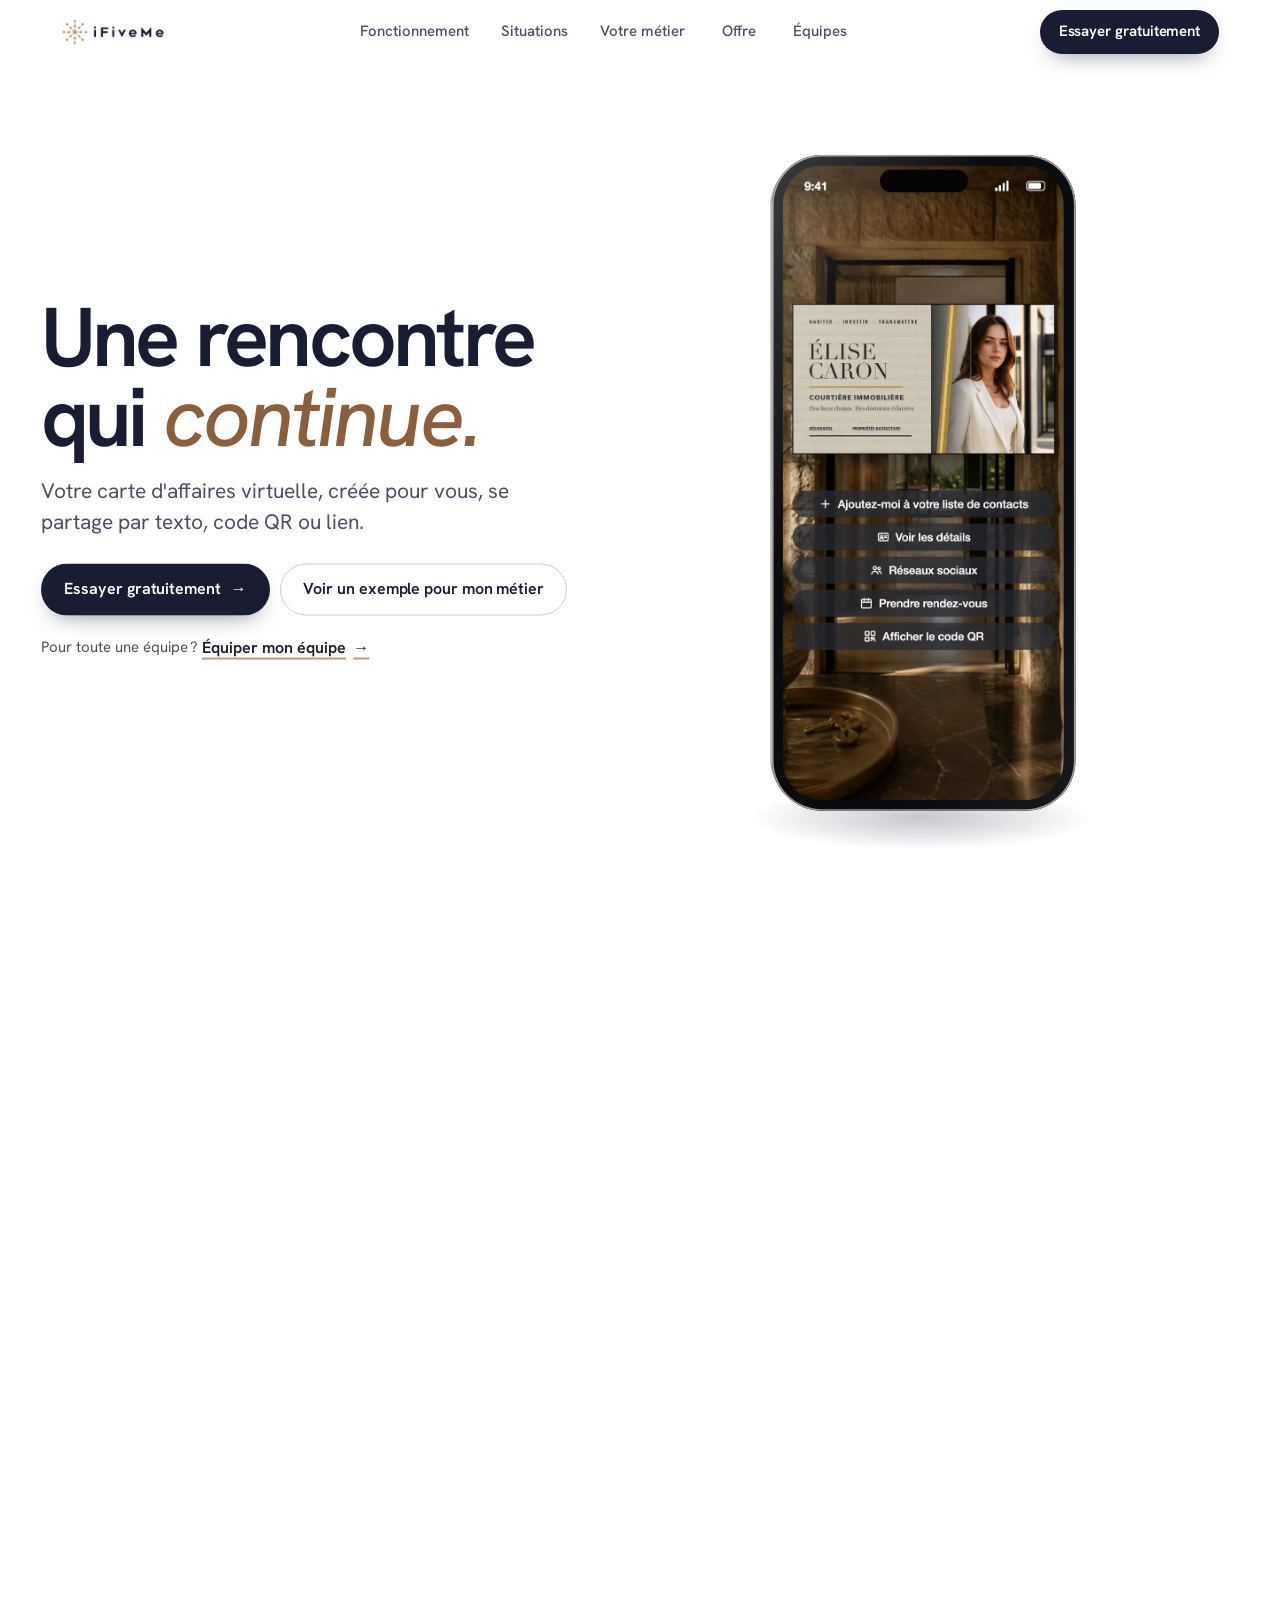
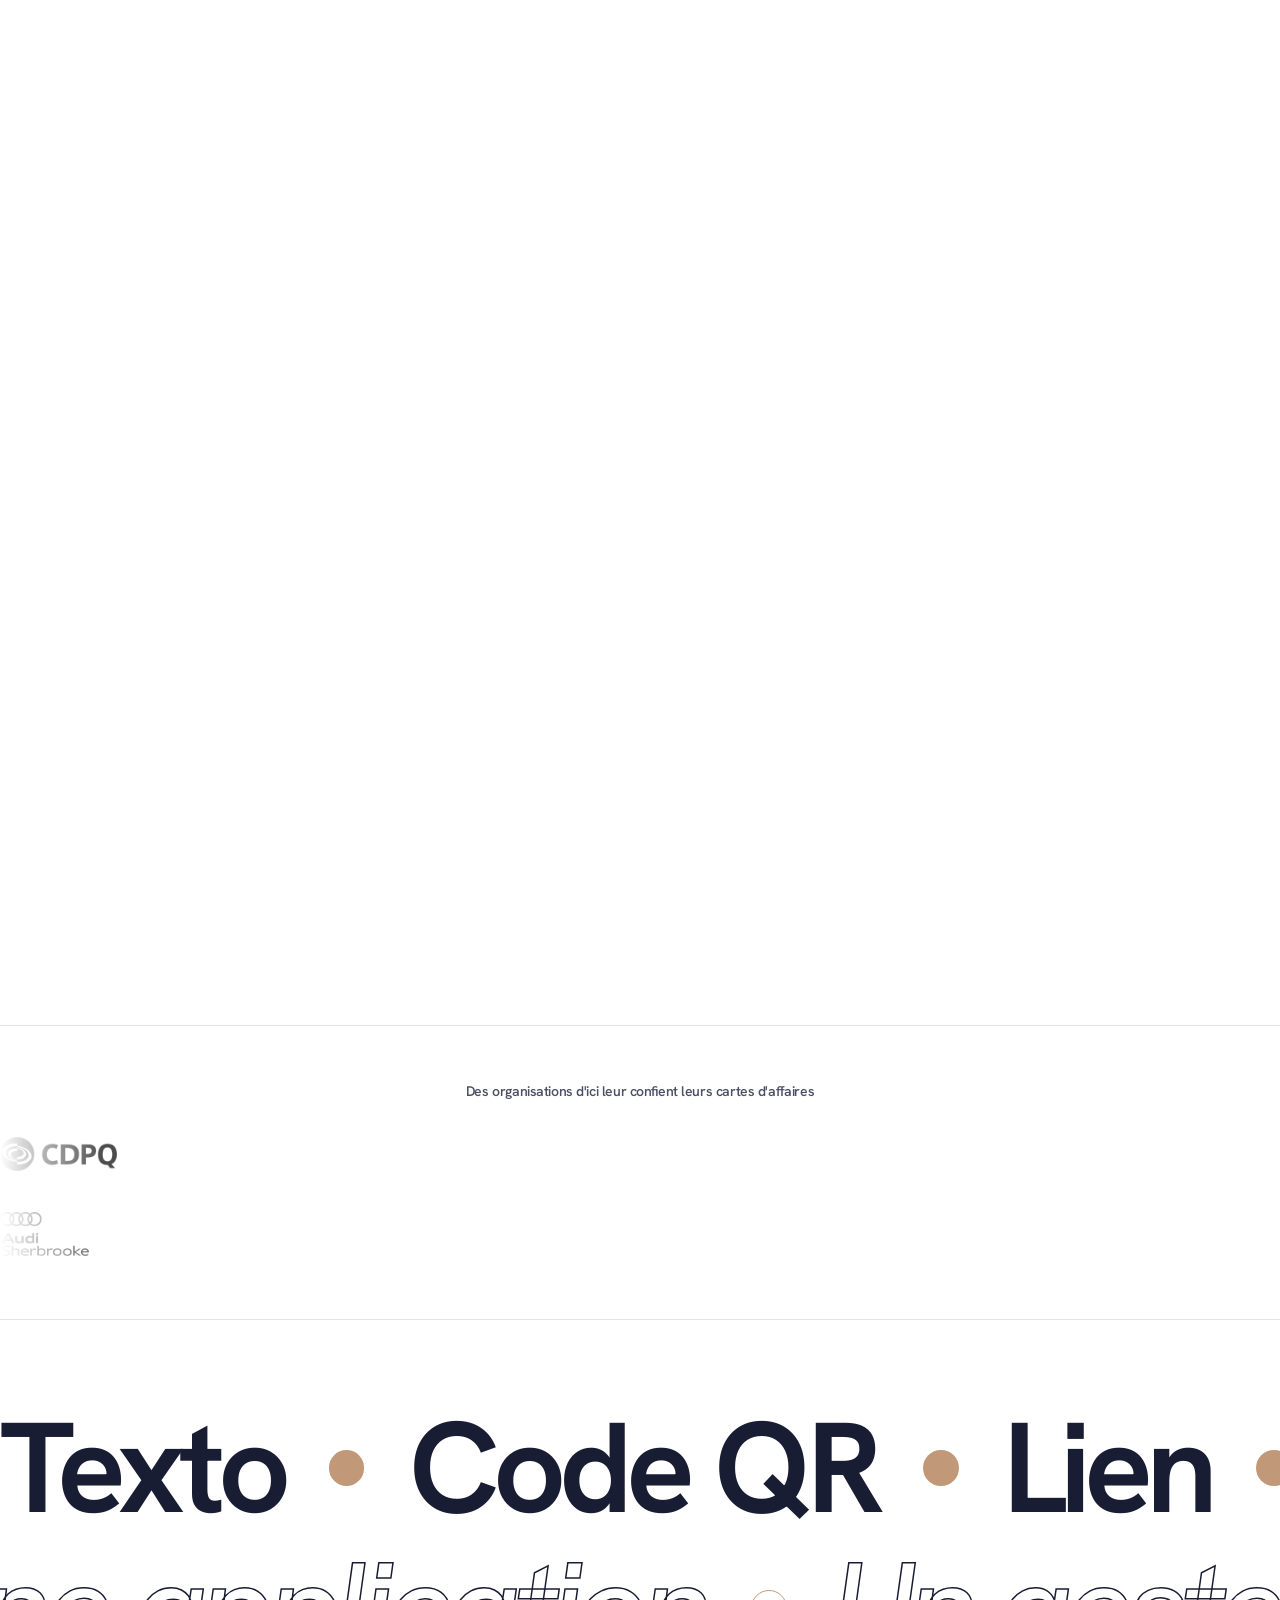
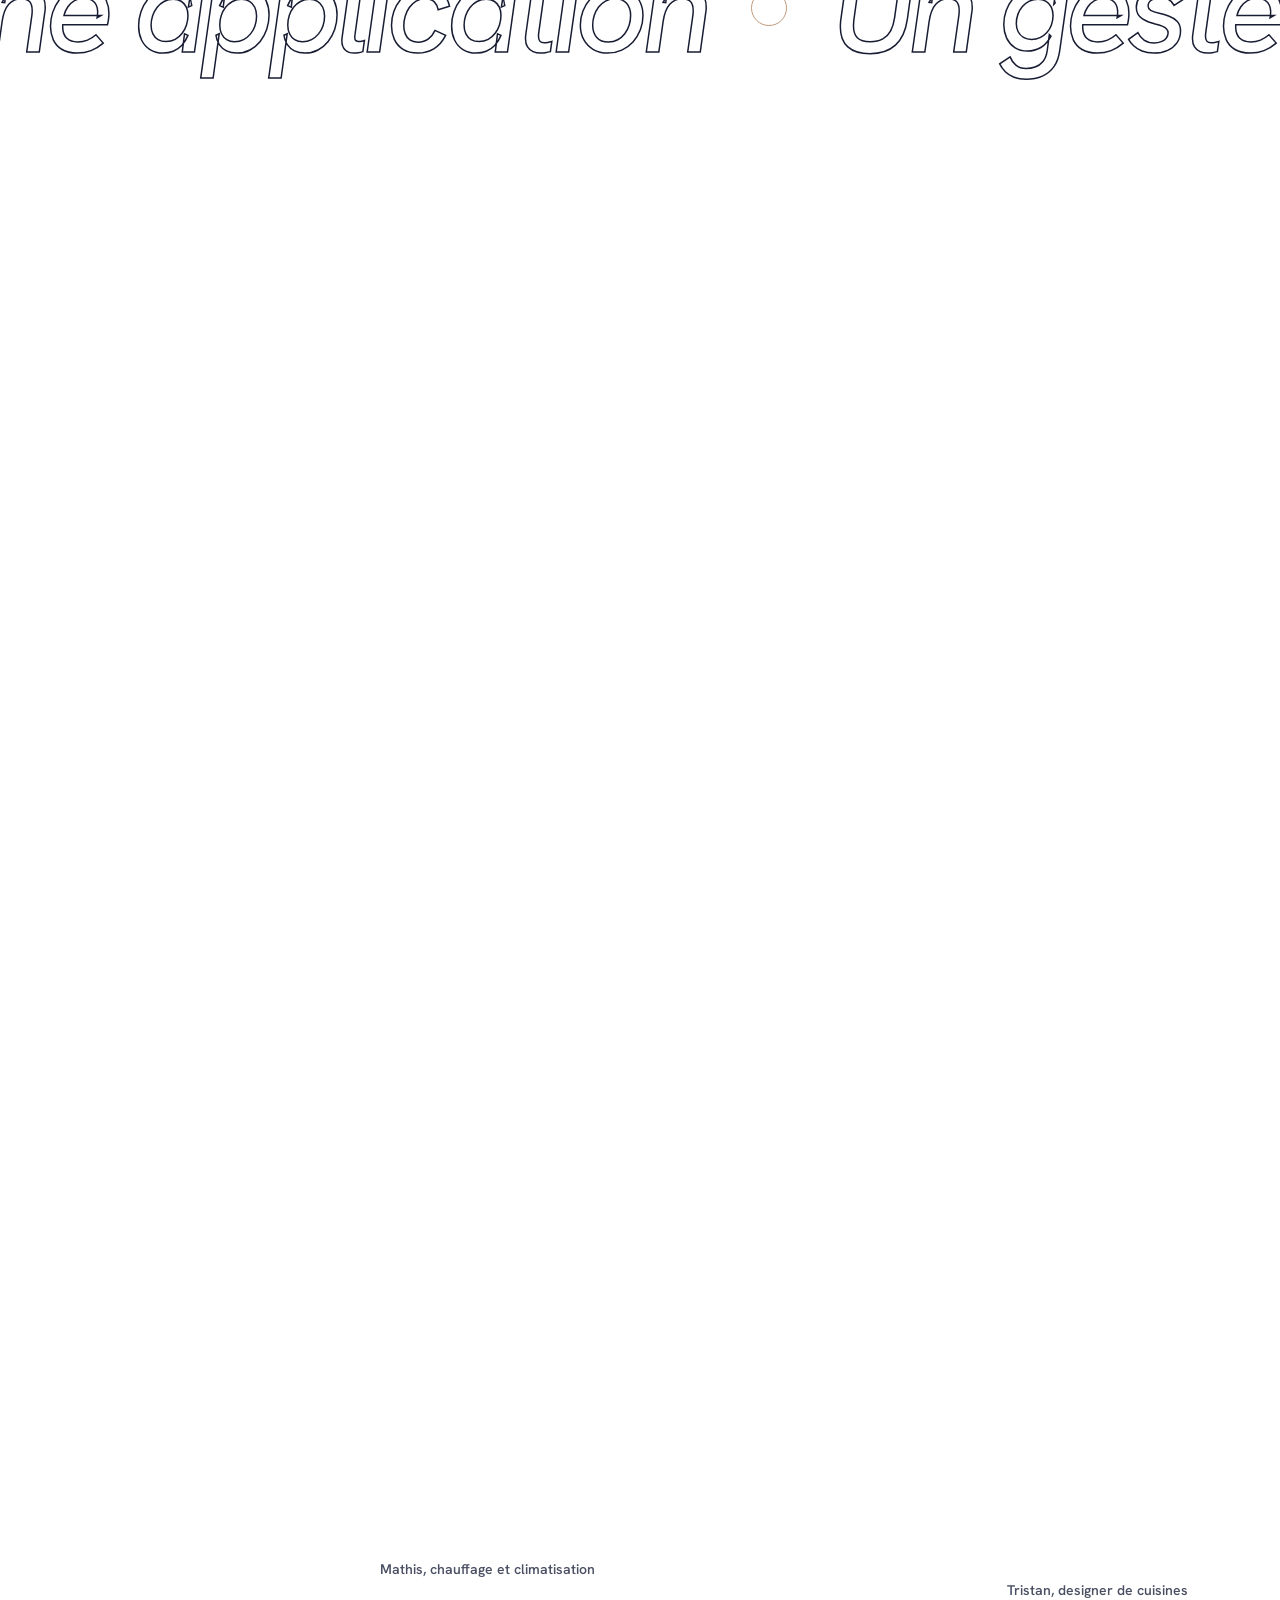
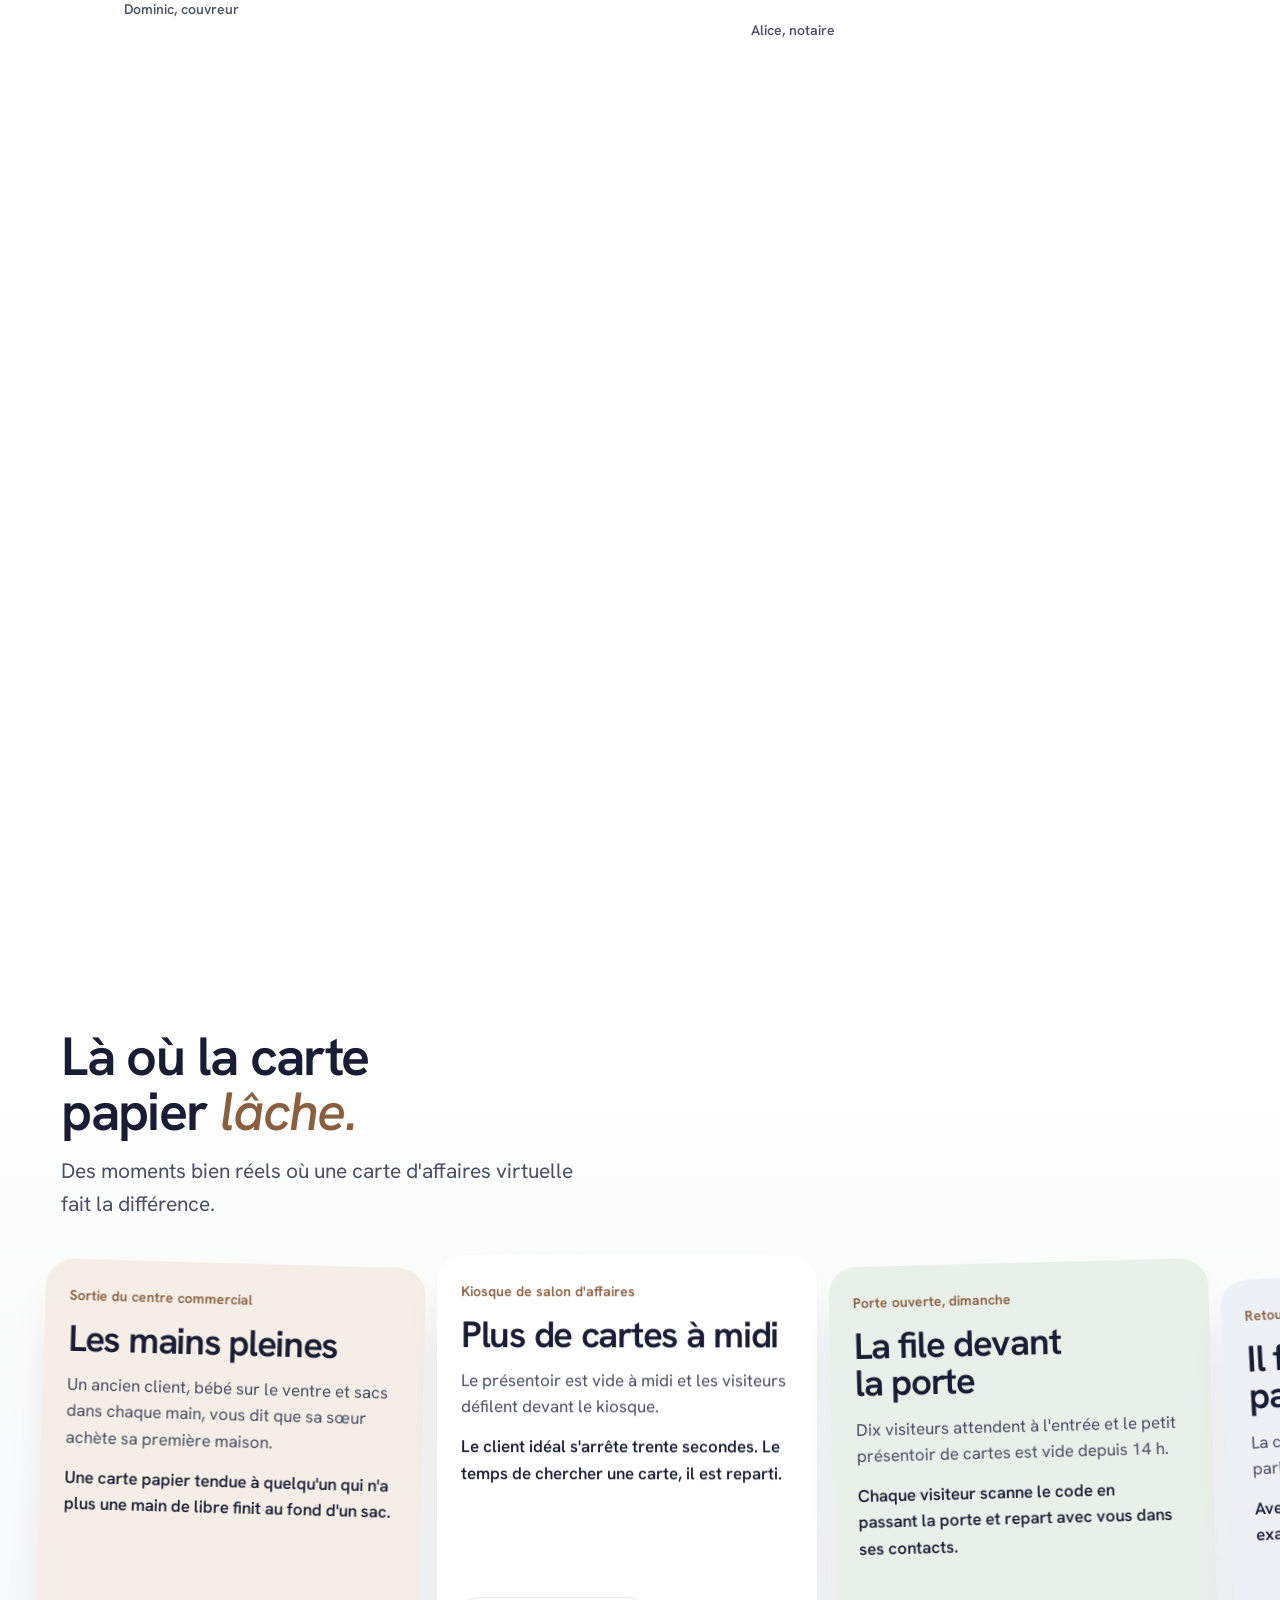
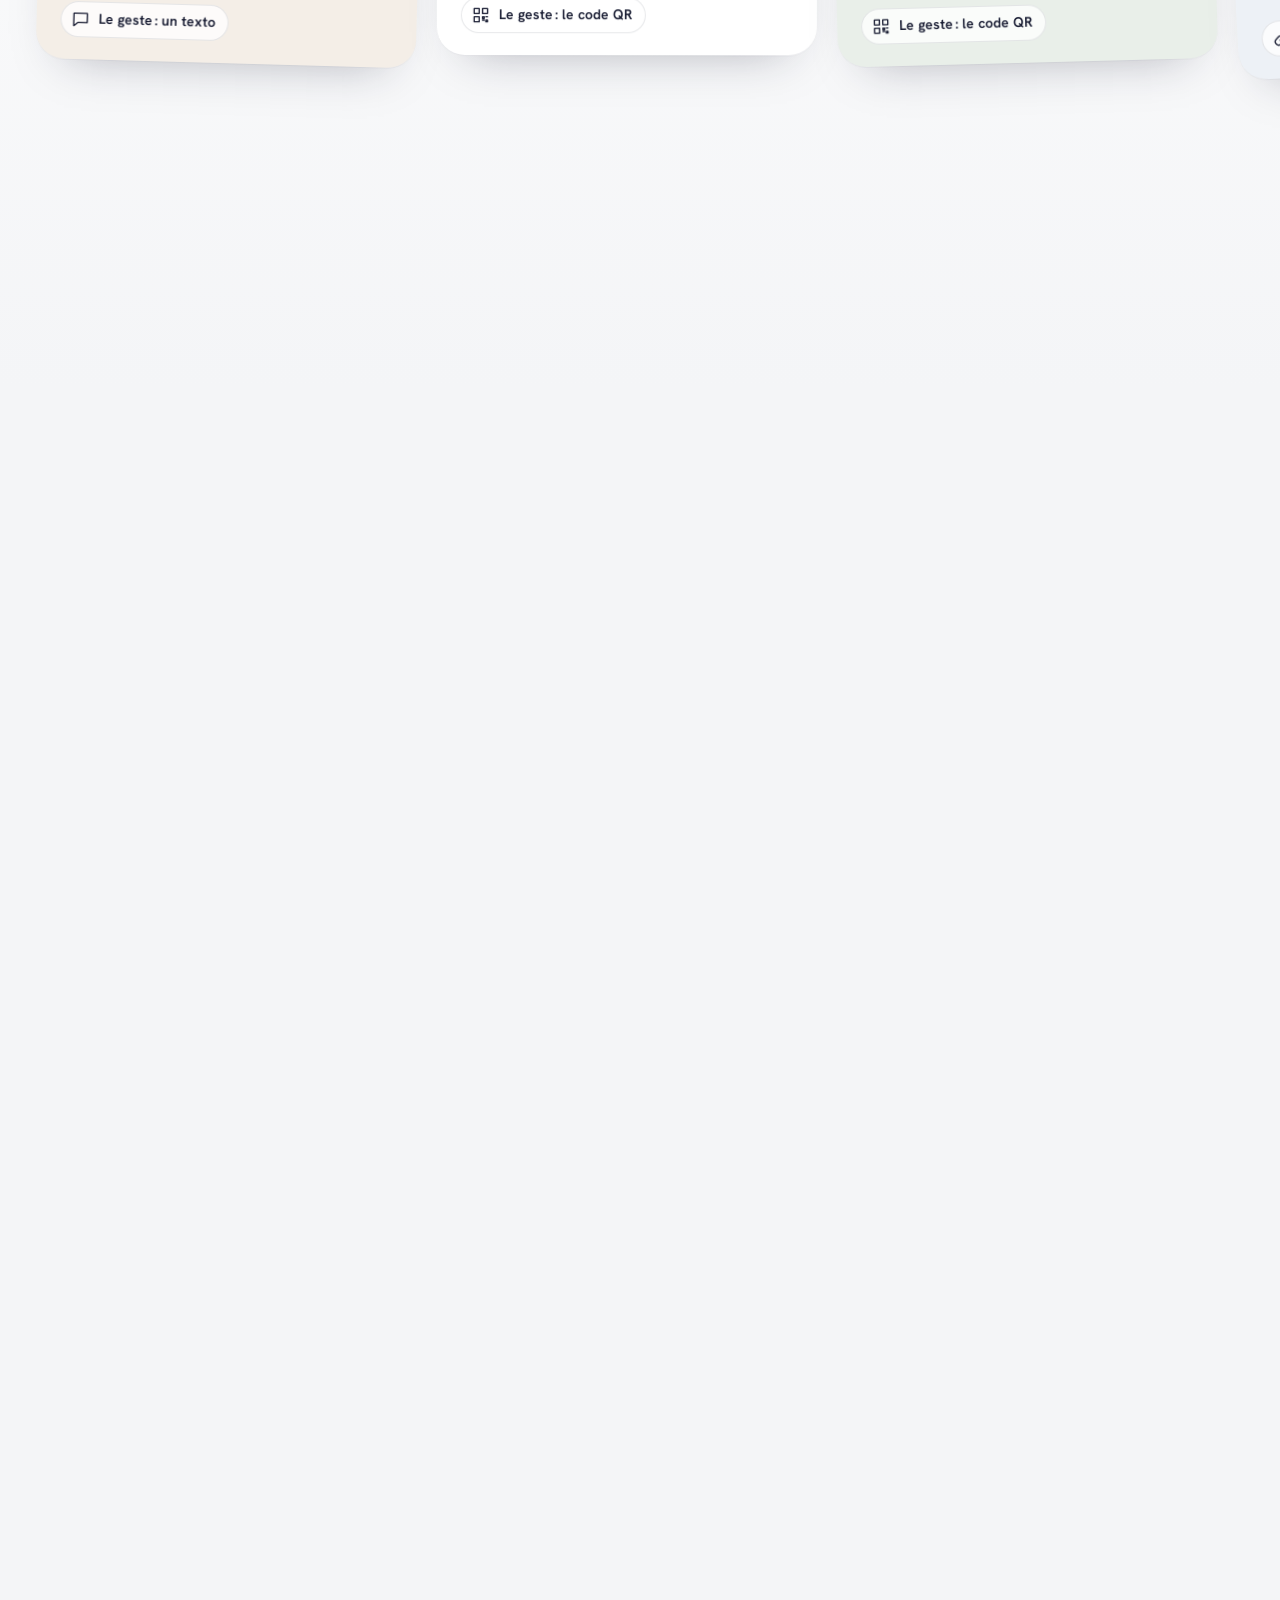
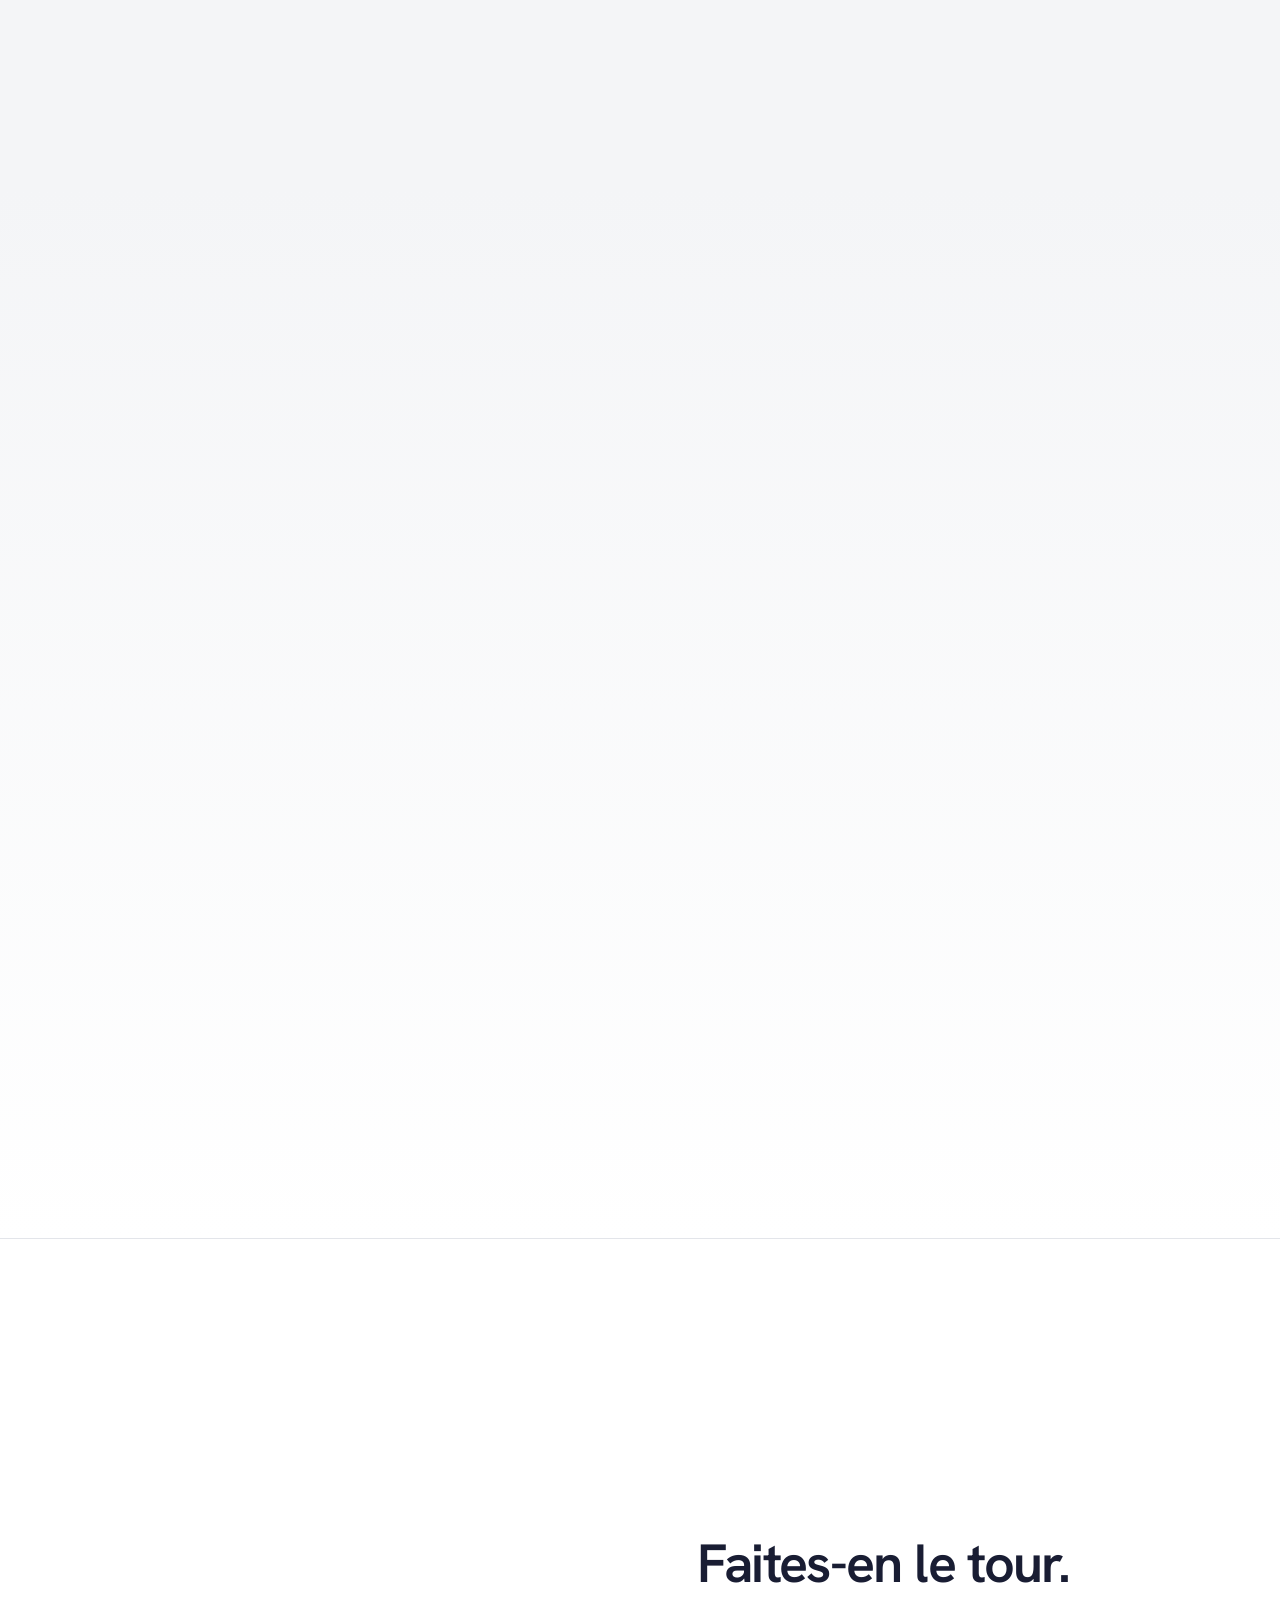
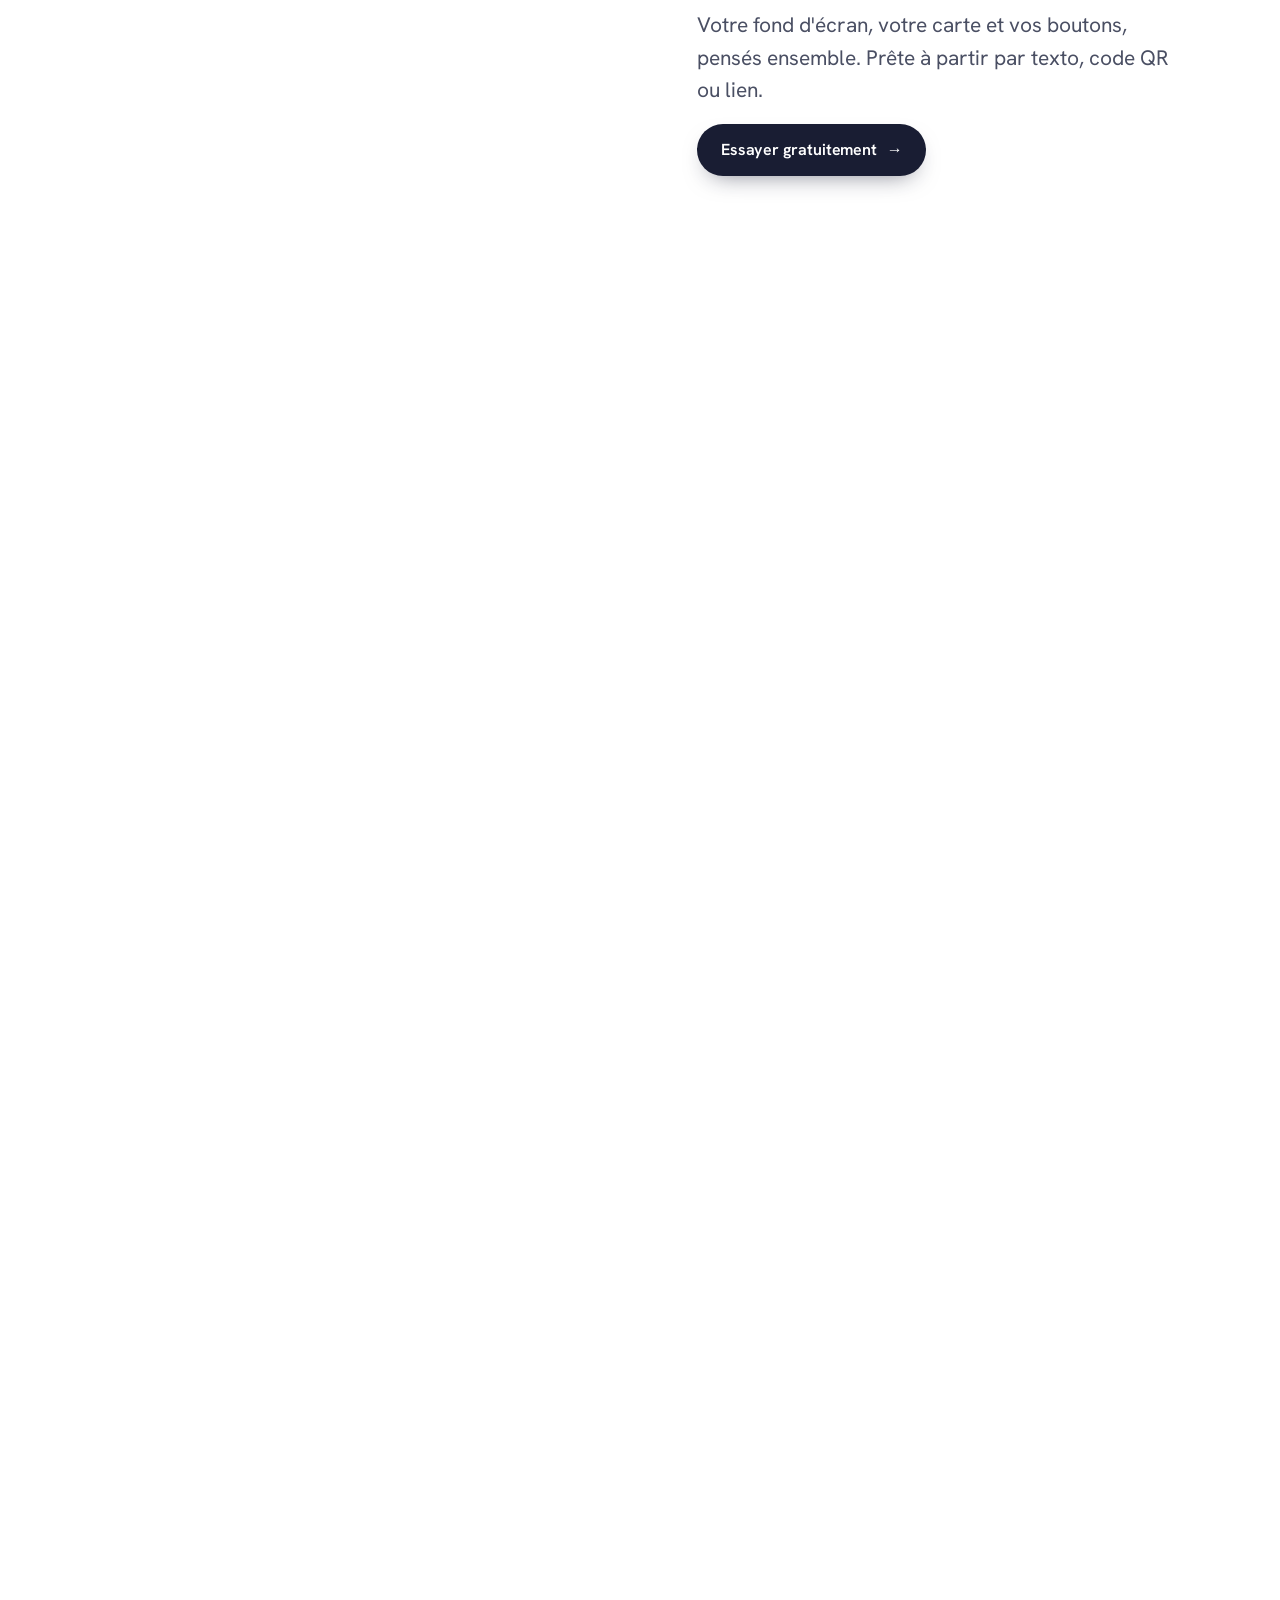
<file: index.html>
<!doctype html>
<html lang="fr-CA">
<head>
<meta charset="utf-8">
<meta name="viewport" content="width=device-width, initial-scale=1, viewport-fit=cover">
<title>iFiveMe · Carte d'affaires virtuelle</title>
<meta name="description" content="Votre carte d'affaires virtuelle, créée pour vous à partir de votre carte papier. Elle se partage par texto, code QR ou lien, sans application pour la recevoir.">
<meta name="robots" content="noindex, nofollow">
<meta name="referrer" content="strict-origin-when-cross-origin">
<meta http-equiv="Content-Security-Policy" content="default-src 'self'; img-src 'self' data:; font-src 'self'; style-src 'self'; script-src 'self'; connect-src 'self'; form-action 'self'; base-uri 'self'; object-src 'none'">
<link rel="icon" href="./favicon.ico" sizes="any">
<link rel="icon" type="image/png" sizes="32x32" href="./favicon-32.png">
<link rel="apple-touch-icon" href="./apple-touch-icon.png">
<meta property="og:type" content="website">
<meta property="og:locale" content="fr_CA">
<meta property="og:site_name" content="iFiveMe">
<meta property="og:title" content="iFiveMe : une rencontre qui continue">
<meta property="og:description" content="Votre carte d'affaires virtuelle, créée pour vous à partir de votre carte papier. Elle se partage par texto, code QR ou lien, sans application pour la recevoir.">
<meta property="og:url" content="https://richlosier.github.io/ifiveme-page-vente/">
<meta property="og:image" content="https://richlosier.github.io/ifiveme-page-vente/og-image.jpg">
<meta property="og:image:type" content="image/jpeg">
<meta property="og:image:width" content="1200">
<meta property="og:image:height" content="630">
<meta property="og:image:alt" content="Une carte d&#x27;affaires virtuelle iFiveMe ouverte sur un téléphone, avec le texto qui la partage.">
<meta name="twitter:card" content="summary_large_image">
<meta name="twitter:title" content="iFiveMe : une rencontre qui continue">
<meta name="twitter:description" content="Votre carte d'affaires virtuelle, créée pour vous à partir de votre carte papier. Elle se partage par texto, code QR ou lien, sans application pour la recevoir.">
<meta name="twitter:image" content="https://richlosier.github.io/ifiveme-page-vente/og-image.jpg">
<meta name="twitter:image:alt" content="Une carte d&#x27;affaires virtuelle iFiveMe ouverte sur un téléphone, avec le texto qui la partage.">
<meta name="theme-color" content="#ffffff">
<link rel="preload" href="./fonts/hanken-grotesk-latin-wght-normal.woff2" as="font" type="font/woff2" crossorigin>
<link rel="preload" href="./fonts/hanken-grotesk-latin-wght-italic.woff2" as="font" type="font/woff2" crossorigin>
<link rel="stylesheet" href="./styles.css">
<script src="./boot.js"></script>
</head>
<body id="haut">
<a class="skip" href="#contenu">Aller au contenu</a>

<header class="site-header">
  <div class="wrap">
    <a class="brand" href="#haut" aria-label="iFiveMe, retour en haut"><img src="./assets/ifiveme-logo-dark.webp" width="480" height="128" alt="iFiveMe"></a>
    <nav class="nav" aria-label="Navigation principale">
      <a href="#fonctionnement">Fonctionnement</a>
      <a href="#situations">Situations</a>
      <a href="#metiers">Votre métier</a>
      <a href="#offre">Offre</a>
      <a href="#equipe">Équipes</a>
    </nav>
    <a class="btn btn-primary btn-sm" data-door="essai" data-checkout="trial" href="https://checkout.ifiveme.com/activation-carte-daffaires-virtuelle-ft/">Essayer gratuitement</a>
  </div>
</header>

<main id="contenu">
  <!-- Récit 3D : le téléphone tourne, s'ouvre, montre la carte, puis le texto part. Piloté par le défilement. -->
  <section class="story" id="histoire" aria-labelledby="hero-titre" data-story>
    <div class="story-stage" data-stage>
      <div class="story-frame" data-frame>
      <div class="story-copy" data-hero-copy>
        <h1 id="hero-titre">Une rencontre qui <em>continue.</em></h1>
        <p class="hero-lead">Votre carte d'affaires virtuelle, créée pour vous, se partage par texto, code QR ou lien.</p>
        <div class="doors">
          <a class="btn btn-primary" data-door="essai" data-checkout="trial" href="https://checkout.ifiveme.com/activation-carte-daffaires-virtuelle-ft/">Essayer gratuitement <span class="arrow" aria-hidden="true">→</span></a>
          <a class="btn btn-secondary" data-door="exemple" href="#metiers">Voir un exemple pour mon métier</a>
          <p class="team-door">Pour toute une équipe&#8239;? <a class="text-link" data-door="equipe" href="#equipe">Équiper mon équipe <span class="arrow" aria-hidden="true">→</span></a></p>
        </div>
      </div>

      <figure class="scene" aria-label="Le téléphone d'Élise Caron, courtière immobilière : il tourne, s'ouvre, montre sa carte d'affaires virtuelle, puis un texto part vers un autre téléphone qui ouvre la carte dans le navigateur, puis enregistre le contact dans son carnet d'adresses.">
        <div class="ground" data-ground aria-hidden="true"></div>
        <div class="ground ground-2" data-ground2 aria-hidden="true"></div>

        <!-- Téléphone d'Élise (émetteur) -->
        <div class="p3d" data-phone aria-hidden="true">
          <div class="l l-back" data-layer="back">
            <span class="cam"><i></i><i></i><i></i></span>
            <img class="back-logo" src="./assets/ifiveme-logo-dark.webp" width="480" height="128" alt="">
          </div>
          <div class="l l-ring" data-ring></div><div class="l l-ring" data-ring></div><div class="l l-ring" data-ring></div>
          <div class="l l-ring" data-ring></div><div class="l l-ring" data-ring></div><div class="l l-ring" data-ring></div>
          <div class="l l-ring" data-ring></div><div class="l l-ring" data-ring></div>
          <div class="l l-board" data-layer="board"><img src="./assets/ifiveme-logo-dark.webp" width="480" height="128" alt=""></div>
          <div class="l l-screen" data-layer="screen">
            <div class="screen">
              <img class="screen-card" src="./assets/carte-exemple.webp" width="660" height="1428" alt="" fetchpriority="high" decoding="async">
              <img class="screen-empty" data-empty src="./assets/personas/elise-fond.webp" width="390" height="844" alt="" loading="lazy" decoding="async">
              <span class="hl" data-hl></span>
            </div>
          </div>
          <div class="l l-glass" data-layer="glass"><span class="island"></span></div>
          <div class="paper" data-paper><img src="./assets/personas/elise-recto.webp" width="700" height="400" alt="" loading="lazy" decoding="async"></div>
        </div>

        <!-- Le texto qui part -->
        <div class="bubble" data-bubble aria-hidden="true">
          <p>Merci pour la rencontre de ce matin. Voici ma carte, tout y est.</p>
          <span class="bubble-link"><img src="./assets/personas/elise-recto.webp" width="700" height="400" alt="" loading="lazy" decoding="async"><span><b>Élise Caron</b>Carte d'affaires virtuelle</span></span>
        </div>

        <!-- Téléphone de la personne qui reçoit -->
        <div class="p3d p3d-2" data-phone2 aria-hidden="true">
          <div class="l l-back"><span class="cam"><i></i><i></i><i></i></span></div>
          <div class="l l-ring" data-ring2></div><div class="l l-ring" data-ring2></div><div class="l l-ring" data-ring2></div><div class="l l-ring" data-ring2></div>
          <div class="l l-screen" data-layer2="screen">
            <div class="screen screen-msg">
              <div class="msg-head"><span class="avatar">ÉC</span><b>Élise Caron</b><small>Texto · maintenant</small></div>
              <div class="msg-slot" data-slot></div>
              <img class="screen-open" data-open src="./assets/carte-exemple.webp" width="660" height="1428" alt="" loading="lazy" decoding="async">
              <span class="tap" data-tap></span>
              <span class="added" data-added>Contact enregistré</span>
              <div class="contact" data-contact>
                <span class="ct-back">‹&#8239;Contacts</span>
                <div class="ct-hero"><span class="ct-avatar">ÉC</span><b>Élise Caron</b><small>Courtière immobilière</small></div>
                <div class="ct-actions">
                  <span class="ct-a-mob"><svg viewBox="0 0 24 24" aria-hidden="true"><path d="M6.6 3.5h3l1.4 4-2 1.3a11 11 0 0 0 5.2 5.2l1.3-2 4 1.4v3a2 2 0 0 1-2.2 2A15.5 15.5 0 0 1 4.6 5.7a2 2 0 0 1 2-2.2z"/></svg></span><span class="ct-a-msg"><svg viewBox="0 0 24 24" aria-hidden="true"><path d="M4 5h16a1 1 0 0 1 1 1v10a1 1 0 0 1-1 1h-8l-5 4v-4H4a1 1 0 0 1-1-1V6a1 1 0 0 1 1-1z"/></svg></span><span class="ct-a-mail"><svg viewBox="0 0 24 24" aria-hidden="true"><path d="M3 6.5A1.5 1.5 0 0 1 4.5 5h15A1.5 1.5 0 0 1 21 6.5v11a1.5 1.5 0 0 1-1.5 1.5h-15A1.5 1.5 0 0 1 3 17.5zM4.5 7l7.5 5.5L19.5 7"/></svg></span>
                </div>
                <div class="ct-list">
                  <div data-ct-row class="ct-mob"><svg viewBox="0 0 24 24" aria-hidden="true"><path d="M6.6 3.5h3l1.4 4-2 1.3a11 11 0 0 0 5.2 5.2l1.3-2 4 1.4v3a2 2 0 0 1-2.2 2A15.5 15.5 0 0 1 4.6 5.7a2 2 0 0 1 2-2.2z"/></svg><span><small>mobile</small><em class="ct-v">418 555 0142</em></span></div>
                  <div data-ct-row class="ct-mail"><svg viewBox="0 0 24 24" aria-hidden="true"><path d="M3 6.5A1.5 1.5 0 0 1 4.5 5h15A1.5 1.5 0 0 1 21 6.5v11a1.5 1.5 0 0 1-1.5 1.5h-15A1.5 1.5 0 0 1 3 17.5zM4.5 7l7.5 5.5L19.5 7"/></svg><span><small>courriel</small><em class="ct-v">elise.caron@exemple.ca</em></span></div>
                  <div data-ct-row class="ct-web"><svg viewBox="0 0 24 24" aria-hidden="true"><circle cx="12" cy="12" r="9"/><path d="M3 12h18M12 3c3 3 3 15 0 18M12 3c-3 3-3 15 0 18"/></svg><span><small>site web</small><em class="ct-v">elise-caron.exemple.ca</em></span></div>
                  <div data-ct-row class="ct-ig"><svg viewBox="0 0 24 24" aria-hidden="true"><rect x="4" y="4" width="16" height="16" rx="5"/><circle cx="12" cy="12" r="3.6"/><circle cx="16.8" cy="7.2" r=".6"/></svg><span><small>Instagram</small><em class="ct-v">@elisecaron.courtiere</em></span></div>
                  <div data-ct-row class="ct-li"><b aria-hidden="true">in</b><span><small>LinkedIn</small><em class="ct-v">/in/elisecaron-courtiere</em></span></div>
                  <div data-ct-row class="ct-fb"><b aria-hidden="true">f</b><span><small>Facebook</small><em class="ct-v">/elisecaron.courtiere</em></span></div>
                  <div data-ct-row class="ct-tt"><svg viewBox="0 0 24 24" aria-hidden="true"><path class="tt-c" transform="translate(-1 1)" d="M14 4v10.5a3.2 3.2 0 1 1-3.2-3.2M14 4c.3 2.4 1.9 3.9 4.2 4.1"/><path class="tt-p" transform="translate(1 -1)" d="M14 4v10.5a3.2 3.2 0 1 1-3.2-3.2M14 4c.3 2.4 1.9 3.9 4.2 4.1"/><path class="tt-w" d="M14 4v10.5a3.2 3.2 0 1 1-3.2-3.2M14 4c.3 2.4 1.9 3.9 4.2 4.1"/></svg><span><small>TikTok</small><em class="ct-v">@elisecaron.courtiere</em></span></div>
                  <div data-ct-row class="ct-cal"><svg viewBox="0 0 24 24" aria-hidden="true"><rect x="4" y="5.5" width="16" height="14" rx="2.5"/><path d="M4 10h16M8.5 3.5v4M15.5 3.5v4"/></svg><span><small>rendez-vous</small><em class="ct-v">Prendre rendez-vous</em></span></div>
                  <div data-ct-row class="ct-pin"><svg viewBox="0 0 24 24" aria-hidden="true"><path d="M12 21s6.5-5.6 6.5-11a6.5 6.5 0 0 0-13 0c0 5.4 6.5 11 6.5 11z"/><circle cx="12" cy="10" r="2.3"/></svg><span><small>bureau</small><em class="ct-v">100, rue Exemple, Québec</em></span></div>
                </div>
              </div>
            </div>
          </div>
          <div class="l l-glass"><span class="island"></span></div>
        </div>
        <figcaption class="sr-only">Illustration animée au défilement. Le texte de chaque étape est ci-dessous.</figcaption>
      </figure>

      <ol class="acts" data-acts>
        <li data-act><b>Votre carte vit dans votre téléphone.</b> L'application iFiveMe pour iOS et Android vous permet de la partager en tout temps.</li>
        <li data-act><b>Vous n'avez rien à construire.</b> Envoyez une photo de votre carte papier&#8239;: notre équipe la transforme en carte d'affaires virtuelle pour vous.</li>
        <li data-act><b>Tout est sur une seule carte.</b> Coordonnées, site Web, réseaux sociaux, adresse et lien de rendez-vous.</li>
        <li data-act><b>Un texto, et c'est parti.</b> Par texto, par code QR ou par lien&#8239;: vous choisissez.</li>
        <li data-act><b>Elle s'ouvre dans le navigateur.</b> Aucune application à installer pour la recevoir. La personne vous ajoute à ses contacts en un geste. <strong>Un seul lien, tout votre univers.</strong></li>
      </ol>

      <div class="story-end" data-story-end>
        <a class="btn btn-primary" data-door="essai" data-checkout="trial" href="https://checkout.ifiveme.com/activation-carte-daffaires-virtuelle-ft/">Essayer gratuitement <span class="arrow" aria-hidden="true">→</span></a>
        <a class="btn btn-secondary" data-door="exemple" href="#metiers">Voir un exemple pour mon métier</a>
      </div>
      </div>
    </div>
  </section>

  <section class="clients" aria-labelledby="clients-titre">
    <h2 class="clients-title" id="clients-titre">Des organisations d'ici leur confient leurs cartes d'affaires</h2>
    <div class="marquee"><div class="marquee-track"><ul class="marquee-list" role="list"><li><img src="./assets/logos/cdpq.png" alt="CDPQ" width="117" height="34" loading="lazy" decoding="async"></li><li><img src="./assets/logos/ivanhoe-cambridge.png" alt="Ivanhoé Cambridge" width="115" height="35" loading="lazy" decoding="async"></li><li><img src="./assets/logos/ia.png" alt="iA Groupe financier" width="86" height="46" loading="lazy" decoding="async"></li><li><img src="./assets/logos/remax.png" alt="RE/MAX" width="147" height="27" loading="lazy" decoding="async"></li><li><img src="./assets/logos/mty.png" alt="Groupe MTY" width="52" height="52" loading="lazy" decoding="async"></li><li><img src="./assets/logos/pageau-morel.png" alt="Pageau Morel" width="96" height="42" loading="lazy" decoding="async"></li><li><img src="./assets/logos/morency.png" alt="Morency, société d&#x27;avocats" width="126" height="32" loading="lazy" decoding="async"></li><li><img src="./assets/logos/norda-stelo.png" alt="Norda Stelo" width="105" height="38" loading="lazy" decoding="async"></li><li><img src="./assets/logos/lemay.png" alt="Lemay" width="99" height="40" loading="lazy" decoding="async"></li><li><img src="./assets/logos/qmd.png" alt="QMD" width="37" height="52" loading="lazy" decoding="async"></li><li><img src="./assets/logos/ocean.png" alt="Groupe Océan" width="145" height="28" loading="lazy" decoding="async"></li><li><img src="./assets/logos/minerai-fer-quebec.png" alt="Minerai de fer Québec" width="81" height="49" loading="lazy" decoding="async"></li><li><img src="./assets/logos/mantra-pharma.png" alt="Mantra Pharma" width="107" height="37" loading="lazy" decoding="async"></li><li><img src="./assets/logos/univesta.png" alt="Univesta" width="126" height="32" loading="lazy" decoding="async"></li><li><img src="./assets/logos/rolef.png" alt="Rolef Canada" width="102" height="39" loading="lazy" decoding="async"></li><li><img src="./assets/logos/lg-cloutier.png" alt="Groupe LG Cloutier" width="94" height="42" loading="lazy" decoding="async"></li></ul><ul class="marquee-list" aria-hidden="true"><li><img src="./assets/logos/cdpq.png" alt="" width="117" height="34" loading="lazy" decoding="async"></li><li><img src="./assets/logos/ivanhoe-cambridge.png" alt="" width="115" height="35" loading="lazy" decoding="async"></li><li><img src="./assets/logos/ia.png" alt="" width="86" height="46" loading="lazy" decoding="async"></li><li><img src="./assets/logos/remax.png" alt="" width="147" height="27" loading="lazy" decoding="async"></li><li><img src="./assets/logos/mty.png" alt="" width="52" height="52" loading="lazy" decoding="async"></li><li><img src="./assets/logos/pageau-morel.png" alt="" width="96" height="42" loading="lazy" decoding="async"></li><li><img src="./assets/logos/morency.png" alt="" width="126" height="32" loading="lazy" decoding="async"></li><li><img src="./assets/logos/norda-stelo.png" alt="" width="105" height="38" loading="lazy" decoding="async"></li><li><img src="./assets/logos/lemay.png" alt="" width="99" height="40" loading="lazy" decoding="async"></li><li><img src="./assets/logos/qmd.png" alt="" width="37" height="52" loading="lazy" decoding="async"></li><li><img src="./assets/logos/ocean.png" alt="" width="145" height="28" loading="lazy" decoding="async"></li><li><img src="./assets/logos/minerai-fer-quebec.png" alt="" width="81" height="49" loading="lazy" decoding="async"></li><li><img src="./assets/logos/mantra-pharma.png" alt="" width="107" height="37" loading="lazy" decoding="async"></li><li><img src="./assets/logos/univesta.png" alt="" width="126" height="32" loading="lazy" decoding="async"></li><li><img src="./assets/logos/rolef.png" alt="" width="102" height="39" loading="lazy" decoding="async"></li><li><img src="./assets/logos/lg-cloutier.png" alt="" width="94" height="42" loading="lazy" decoding="async"></li></ul></div></div><div class="marquee reverse"><div class="marquee-track"><ul class="marquee-list" role="list"><li><img src="./assets/logos/audi-sherbrooke.png" alt="Audi Sherbrooke" width="89" height="45" loading="lazy" decoding="async"></li><li><img src="./assets/logos/honda-lallier.png" alt="Honda Ste-Foy Lallier" width="80" height="50" loading="lazy" decoding="async"></li><li><img src="./assets/logos/hyundai-victoriaville.png" alt="Hyundai Victoriaville" width="72" height="52" loading="lazy" decoding="async"></li><li><img src="./assets/logos/toyota-victoriaville.png" alt="Toyota Victoriaville" width="65" height="52" loading="lazy" decoding="async"></li><li><img src="./assets/logos/subaru-sherbrooke.png" alt="Subaru Sherbrooke" width="125" height="32" loading="lazy" decoding="async"></li><li><img src="./assets/logos/mitsubishi-rimouski.png" alt="Rimouski Mitsubishi" width="122" height="33" loading="lazy" decoding="async"></li><li><img src="./assets/logos/nissan-rimouski.png" alt="Nissan Rimouski" width="111" height="36" loading="lazy" decoding="async"></li><li><img src="./assets/logos/laval-economique.png" alt="Laval économique" width="150" height="23" loading="lazy" decoding="async"></li><li><img src="./assets/logos/dignard.png" alt="Dignard hygiénistes dentaires" width="115" height="35" loading="lazy" decoding="async"></li><li><img src="./assets/logos/van-houtte.png" alt="Van Houtte" width="150" height="20" loading="lazy" decoding="async"></li><li><img src="./assets/logos/muchoburrito.png" alt="Mucho Burrito" width="126" height="32" loading="lazy" decoding="async"></li><li><img src="./assets/logos/pizza-delight.png" alt="Pizza Delight" width="150" height="26" loading="lazy" decoding="async"></li><li><img src="./assets/logos/scores.png" alt="Scores" width="67" height="52" loading="lazy" decoding="async"></li><li><img src="./assets/logos/sushi-shop.png" alt="Sushi Shop" width="122" height="33" loading="lazy" decoding="async"></li><li><img src="./assets/logos/sushiman.png" alt="Sushiman" width="88" height="45" loading="lazy" decoding="async"></li><li><img src="./assets/logos/tutti-frutti.png" alt="Tutti Frutti" width="132" height="30" loading="lazy" decoding="async"></li></ul><ul class="marquee-list" aria-hidden="true"><li><img src="./assets/logos/audi-sherbrooke.png" alt="" width="89" height="45" loading="lazy" decoding="async"></li><li><img src="./assets/logos/honda-lallier.png" alt="" width="80" height="50" loading="lazy" decoding="async"></li><li><img src="./assets/logos/hyundai-victoriaville.png" alt="" width="72" height="52" loading="lazy" decoding="async"></li><li><img src="./assets/logos/toyota-victoriaville.png" alt="" width="65" height="52" loading="lazy" decoding="async"></li><li><img src="./assets/logos/subaru-sherbrooke.png" alt="" width="125" height="32" loading="lazy" decoding="async"></li><li><img src="./assets/logos/mitsubishi-rimouski.png" alt="" width="122" height="33" loading="lazy" decoding="async"></li><li><img src="./assets/logos/nissan-rimouski.png" alt="" width="111" height="36" loading="lazy" decoding="async"></li><li><img src="./assets/logos/laval-economique.png" alt="" width="150" height="23" loading="lazy" decoding="async"></li><li><img src="./assets/logos/dignard.png" alt="" width="115" height="35" loading="lazy" decoding="async"></li><li><img src="./assets/logos/van-houtte.png" alt="" width="150" height="20" loading="lazy" decoding="async"></li><li><img src="./assets/logos/muchoburrito.png" alt="" width="126" height="32" loading="lazy" decoding="async"></li><li><img src="./assets/logos/pizza-delight.png" alt="" width="150" height="26" loading="lazy" decoding="async"></li><li><img src="./assets/logos/scores.png" alt="" width="67" height="52" loading="lazy" decoding="async"></li><li><img src="./assets/logos/sushi-shop.png" alt="" width="122" height="33" loading="lazy" decoding="async"></li><li><img src="./assets/logos/sushiman.png" alt="" width="88" height="45" loading="lazy" decoding="async"></li><li><img src="./assets/logos/tutti-frutti.png" alt="" width="132" height="30" loading="lazy" decoding="async"></li></ul></div></div>
  </section>

  <section class="kinetic" aria-labelledby="kinetic-titre" data-kinetic>
    <h2 class="sr-only" id="kinetic-titre">Trois façons de partager votre carte</h2>
    <div class="kin-row" data-kin="1" aria-hidden="true"><span>Texto</span><span class="kin-dot"></span><span>Code QR</span><span class="kin-dot"></span><span>Lien</span><span class="kin-dot"></span><span>Texto</span><span class="kin-dot"></span><span>Code QR</span><span class="kin-dot"></span><span>Lien</span></div>
    <div class="kin-row kin-row-2" data-kin="-1" aria-hidden="true"><span>Aucune application</span><span class="kin-dot"></span><span>Un geste</span><span class="kin-dot"></span><span>Aucune application</span><span class="kin-dot"></span><span>Un geste</span></div>
    <div class="wrap kin-cta reveal">
      <p>Trois façons de partager. Aucune application pour la recevoir.</p>
      <a class="btn btn-primary" data-door="essai" data-checkout="trial" href="https://checkout.ifiveme.com/activation-carte-daffaires-virtuelle-ft/">Essayer gratuitement <span class="arrow" aria-hidden="true">→</span></a>
    </div>
    <figure class="wrap watch reveal"><img src="./assets/watch.webp" width="840" height="840" loading="lazy" decoding="async" alt="Une montre affiche la notification d'un texto reçu, avec l'aperçu de la carte d'affaires virtuelle."><figcaption>Un texto, c'est tout. Il arrive là où la personne lit ses messages, avec l'aperçu de votre carte.</figcaption></figure>
  </section>

  <section class="impact" aria-labelledby="impact-titre" data-impact>
    <div class="wrap impact-head reveal">
      <h2 id="impact-titre">Votre carte, <em>votre caractère.</em></h2>
      <p>Couvreur, technicien, notaire ou designer&#8239;: chaque carte est créée à l'image de la personne qui la partage.</p>
    </div>
    <ul class="impact-grid" role="list"><li class="imp" data-imp><img src="./assets/impact/dominic.webp" width="720" height="1004" loading="lazy" decoding="async" alt="La carte d'affaires virtuelle de Dominic Hébert, couvreur, sur un téléphone de face."><p>Dominic, couvreur</p></li><li class="imp" data-imp><img src="./assets/impact/mathis.webp" width="720" height="1004" loading="lazy" decoding="async" alt="La carte d'affaires virtuelle de Mathis Lalonde, technicien en chauffage et climatisation, sur un téléphone de face."><p>Mathis, chauffage et climatisation</p></li><li class="imp" data-imp><img src="./assets/impact/alice.webp" width="720" height="994" loading="lazy" decoding="async" alt="La carte d'affaires virtuelle d'Alice Bouchard, notaire, sur un téléphone de face."><p>Alice, notaire</p></li><li class="imp" data-imp><img src="./assets/impact/tristan.webp" width="720" height="1005" loading="lazy" decoding="async" alt="La carte d'affaires virtuelle de Tristan Ouellet, designer de cuisines, sur un téléphone de face."><p>Tristan, designer de cuisines</p></li></ul>
    <div class="wrap impact-cta reveal">
      <a class="btn btn-primary" data-door="essai" data-checkout="trial" href="https://checkout.ifiveme.com/activation-carte-daffaires-virtuelle-ft/">Essayer gratuitement <span class="arrow" aria-hidden="true">→</span></a>
      <a class="btn btn-secondary" data-door="exemple" href="#metiers">Voir un exemple pour mon métier</a>
    </div>
  </section>

  <section class="section how" id="fonctionnement" aria-labelledby="fonctionnement-titre">
    <div class="wrap how-grid">
      <div class="section-head how-head reveal">
        <h2 id="fonctionnement-titre">Vous n'avez rien à construire.</h2>
        <p>Envoyez-nous une photo de votre carte papier actuelle. L'équipe iFiveMe la transforme en carte d'affaires virtuelle pour vous.</p>
        <a class="btn btn-primary how-cta" data-door="essai" data-checkout="trial" href="https://checkout.ifiveme.com/activation-carte-daffaires-virtuelle-ft/">Essayer gratuitement <span class="arrow" aria-hidden="true">→</span></a>
      </div>
      <ol class="steps">
        <li class="reveal"><span class="num" aria-hidden="true">01</span><div><h3>Une photo, recto et verso</h3><p>Après votre inscription, vous nous envoyez simplement une photo de votre carte papier.</p></div></li>
        <li class="reveal"><span class="num" aria-hidden="true">02</span><div><h3>Nous créons votre carte</h3><p>Coordonnées, site Web, réseaux sociaux, adresse et lien de rendez-vous&#8239;: tout est réuni sur une seule carte. Vous pouvez la modifier vous-même, et notre équipe aussi.</p></div></li>
        <li class="reveal"><span class="num" aria-hidden="true">03</span><div><h3>Vous la partagez</h3><p>Par texto, par code QR ou par lien. La personne l'ouvre dans son navigateur et peut vous ajouter à ses contacts en un geste.</p></div></li>
      </ol>
    </div>
  </section>

  <!-- Situations concrètes (banque de Gary, top 50) : défilement horizontal piloté par le défilement vertical. -->
  <section class="situations" id="situations" aria-labelledby="situations-titre" data-pan>
    <div class="pan-stage" data-pan-stage>
      <div class="wrap pan-head">
        <h2 id="situations-titre">Là où la carte papier <em>lâche.</em></h2>
        <p>Des moments bien réels où une carte d'affaires virtuelle fait la différence.</p>
      </div>
      <ul class="pan-track" data-pan-track role="list">
        <li class="sit sit-a">
          <p class="sit-place">Sortie du centre commercial</p>
          <h3>Les mains pleines</h3>
          <p class="sit-scene">Un ancien client, bébé sur le ventre et sacs dans chaque main, vous dit que sa sœur achète sa première maison.</p>
          <p class="sit-tension">Une carte papier tendue à quelqu'un qui n'a plus une main de libre finit au fond d'un sac.</p>
          <p class="sit-geste"><svg viewBox="0 0 24 24" aria-hidden="true" focusable="false"><path d="M4 5h16v11H9l-5 4V5Z"/></svg>Le geste&#8239;: un texto</p>
        </li>
        <li class="sit sit-b">
          <p class="sit-place">Kiosque de salon d'affaires</p>
          <h3>Plus de cartes à midi</h3>
          <p class="sit-scene">Le présentoir est vide à midi et les visiteurs défilent devant le kiosque.</p>
          <p class="sit-tension">Le client idéal s'arrête trente secondes. Le temps de chercher une carte, il est reparti.</p>
          <p class="sit-geste"><svg viewBox="0 0 24 24" aria-hidden="true" focusable="false"><path d="M4 4h6v6H4zM14 4h6v6h-6zM4 14h6v6H4zM14 14h2v2h-2zM18 18h2v2h-2zM14 18h2M18 14h2"/></svg>Le geste&#8239;: le code QR</p>
        </li>
        <li class="sit sit-c">
          <p class="sit-place">Porte ouverte, dimanche</p>
          <h3>La file devant la porte</h3>
          <p class="sit-scene">Dix visiteurs attendent à l'entrée et le petit présentoir de cartes est vide depuis 14&nbsp;h.</p>
          <p class="sit-tension">Chaque visiteur scanne le code en passant la porte et repart avec vous dans ses contacts.</p>
          <p class="sit-geste"><svg viewBox="0 0 24 24" aria-hidden="true" focusable="false"><path d="M4 4h6v6H4zM14 4h6v6h-6zM4 14h6v6H4zM14 14h2v2h-2zM18 18h2v2h-2zM14 18h2M18 14h2"/></svg>Le geste&#8239;: le code QR</p>
        </li>
        <li class="sit sit-d">
          <p class="sit-place">Retour d'essai routier</p>
          <h3>Il faut en parler ce soir</h3>
          <p class="sit-scene">La cliente adore la voiture, mais doit en parler à son conjoint ce soir.</p>
          <p class="sit-tension">Avec le lien de votre carte, le conjoint sait exactement qui rappeler.</p>
          <p class="sit-geste"><svg viewBox="0 0 24 24" aria-hidden="true" focusable="false"><path d="M10 14a4 4 0 0 0 5.7 0l3-3a4 4 0 0 0-5.7-5.7l-1 1"/><path d="M14 10a4 4 0 0 0-5.7 0l-3 3a4 4 0 0 0 5.7 5.7l1-1"/></svg>Le geste&#8239;: un lien</p>
        </li>
        <li class="sit sit-e">
          <p class="sit-place">Fin de rendez-vous hypothécaire</p>
          <h3>Rendez-vous dans cinq ans</h3>
          <p class="sit-scene">«&#8239;On se reparle au renouvellement.&#8239;» Dans cinq ans, la carte papier sera perdue.</p>
          <p class="sit-tension">Votre carte reste dans ses contacts, et elle reste juste, même si vos coordonnées changent.</p>
          <p class="sit-geste"><svg viewBox="0 0 24 24" aria-hidden="true" focusable="false"><path d="M4 5h16v11H9l-5 4V5Z"/></svg>Le geste&#8239;: un texto</p>
        </li>
        <li class="sit sit-f">
          <p class="sit-place">Chantier terminé</p>
          <h3>Le voisin par-dessus la haie</h3>
          <p class="sit-scene">La porte de garage est posée. Le voisin, râteau à la main, en veut une pareille.</p>
          <p class="sit-tension">Le plus beau compliment d'un métier se perd s'il n'y a pas de nom à garder.</p>
          <p class="sit-geste"><svg viewBox="0 0 24 24" aria-hidden="true" focusable="false"><path d="M4 4h6v6H4zM14 4h6v6h-6zM4 14h6v6H4zM14 14h2v2h-2zM18 18h2v2h-2zM14 18h2M18 14h2"/></svg>Le geste&#8239;: le code QR</p>
        </li>
        <li class="sit sit-g">
          <p class="sit-place">Au café, tôt le matin</p>
          <h3>Nouvelle bannière, vieilles cartes</h3>
          <p class="sit-scene">Nouvelle agence la semaine dernière, et 500 cartes imprimées portent encore l'ancien logo.</p>
          <p class="sit-tension">La carte virtuelle est déjà à jour quand vous l'envoyez. Rien à réimprimer.</p>
          <p class="sit-geste"><svg viewBox="0 0 24 24" aria-hidden="true" focusable="false"><path d="M4 5h16v11H9l-5 4V5Z"/></svg>Le geste&#8239;: un texto</p>
        </li>
        <li class="sit sit-h">
          <p class="sit-place">Vin d'honneur d'un mariage</p>
          <h3>Qui a fait les bouchées&#8239;?</h3>
          <p class="sit-scene">Une invitée demande qui est le traiteur&#8239;: elle organise la fête de bureau.</p>
          <p class="sit-tension">Au mariage, on ne sollicite pas. Mais quand on vous le demande, il faut répondre vite.</p>
          <p class="sit-geste"><svg viewBox="0 0 24 24" aria-hidden="true" focusable="false"><path d="M10 14a4 4 0 0 0 5.7 0l3-3a4 4 0 0 0-5.7-5.7l-1 1"/><path d="M14 10a4 4 0 0 0-5.7 0l-3 3a4 4 0 0 0 5.7 5.7l1-1"/></svg>Le geste&#8239;: un lien</p>
        </li>
        <li class="sit sit-cta">
          <h3>Votre prochaine situation commence maintenant.</h3>
          <a class="btn btn-primary" data-door="essai" data-checkout="trial" href="https://checkout.ifiveme.com/activation-carte-daffaires-virtuelle-ft/">Essayer gratuitement <span class="arrow" aria-hidden="true">→</span></a>
          <a class="text-link" data-door="exemple" href="#metiers">Voir un exemple pour mon métier <span class="arrow" aria-hidden="true">→</span></a>
        </li>
      </ul>
    </div>
  </section>

  <section class="spin" aria-labelledby="spin-titre" data-seq>
    <div class="spin-stage" data-seq-stage>
      <div class="spin-media">
        <img class="spin-poster" src="./assets/seq/rot-frame-0001.webp" width="640" height="800" alt="La carte d'affaires virtuelle de Thomas Larivière, courtier en immobilier commercial, sur un téléphone de face. Au défilement, le téléphone fait un tour complet sur lui-même, puis la carte se sépare en couches : fond d'écran, carte et boutons." loading="lazy" decoding="async">
        <canvas class="spin-canvas" width="640" height="800" data-seq-canvas aria-hidden="true"></canvas>
      </div>
      <div class="spin-copy">
        <h2 id="spin-titre">Faites-en le tour.</h2>
        <p>Votre fond d'écran, votre carte et vos boutons, pensés ensemble. Prête à partir par texto, code QR ou lien.</p>
        <a class="btn btn-primary" data-door="essai" data-checkout="trial" href="https://checkout.ifiveme.com/activation-carte-daffaires-virtuelle-ft/">Essayer gratuitement <span class="arrow" aria-hidden="true">→</span></a>
      </div>
    </div>
    <script type="application/json" data-seq-frames>{"frames": ["./assets/seq/rot-frame-0001.webp", "./assets/seq/rot-frame-0002.webp", "./assets/seq/rot-frame-0003.webp", "./assets/seq/rot-frame-0004.webp", "./assets/seq/rot-frame-0005.webp", "./assets/seq/rot-frame-0006.webp", "./assets/seq/rot-frame-0007.webp", "./assets/seq/rot-frame-0008.webp", "./assets/seq/rot-frame-0009.webp", "./assets/seq/rot-frame-0010.webp", "./assets/seq/rot-frame-0011.webp", "./assets/seq/rot-frame-0012.webp", "./assets/seq/rot-frame-0013.webp", "./assets/seq/rot-frame-0014.webp", "./assets/seq/rot-frame-0015.webp", "./assets/seq/rot-frame-0016.webp", "./assets/seq/rot-frame-0017.webp", "./assets/seq/rot-frame-0018.webp", "./assets/seq/rot-frame-0019.webp", "./assets/seq/rot-frame-0020.webp", "./assets/seq/rot-frame-0021.webp", "./assets/seq/rot-frame-0022.webp", "./assets/seq/rot-frame-0023.webp", "./assets/seq/rot-frame-0024.webp", "./assets/seq/rot-frame-0025.webp", "./assets/seq/rot-frame-0026.webp", "./assets/seq/rot-frame-0027.webp", "./assets/seq/rot-frame-0028.webp", "./assets/seq/rot-frame-0029.webp", "./assets/seq/rot-frame-0030.webp", "./assets/seq/rot-frame-0031.webp", "./assets/seq/rot-frame-0032.webp", "./assets/seq/rot-frame-0033.webp", "./assets/seq/rot-frame-0034.webp", "./assets/seq/rot-frame-0035.webp", "./assets/seq/rot-frame-0036.webp", "./assets/seq/rot-frame-0037.webp", "./assets/seq/rot-frame-0038.webp", "./assets/seq/rot-frame-0039.webp", "./assets/seq/rot-frame-0040.webp", "./assets/seq/rot-frame-0041.webp", "./assets/seq/rot-frame-0042.webp", "./assets/seq/rot-frame-0043.webp", "./assets/seq/rot-frame-0044.webp", "./assets/seq/rot-frame-0045.webp", "./assets/seq/rot-frame-0046.webp", "./assets/seq/rot-frame-0047.webp", "./assets/seq/rot-frame-0048.webp", "./assets/seq/rot-frame-0049.webp", "./assets/seq/rot-frame-0050.webp", "./assets/seq/rot-frame-0051.webp", "./assets/seq/rot-frame-0052.webp", "./assets/seq/rot-frame-0053.webp", "./assets/seq/rot-frame-0054.webp", "./assets/seq/rot-frame-0055.webp", "./assets/seq/rot-frame-0056.webp", "./assets/seq/rot-frame-0057.webp", "./assets/seq/rot-frame-0058.webp", "./assets/seq/rot-frame-0059.webp", "./assets/seq/rot-frame-0060.webp", "./assets/seq/rot-frame-0061.webp", "./assets/seq/rot-frame-0062.webp", "./assets/seq/rot-frame-0063.webp", "./assets/seq/rot-frame-0064.webp", "./assets/seq/rot-frame-0065.webp", "./assets/seq/rot-frame-0066.webp", "./assets/seq/rot-frame-0067.webp", "./assets/seq/rot-frame-0068.webp", "./assets/seq/rot-frame-0069.webp", "./assets/seq/rot-frame-0070.webp", "./assets/seq/rot-frame-0071.webp", "./assets/seq/rot-frame-0072.webp", "./assets/seq/rot-frame-0073.webp", "./assets/seq/rot-frame-0074.webp", "./assets/seq/rot-frame-0075.webp", "./assets/seq/rot-frame-0076.webp", "./assets/seq/rot-frame-0077.webp", "./assets/seq/rot-frame-0078.webp", "./assets/seq/rot-frame-0079.webp", "./assets/seq/rot-frame-0080.webp", "./assets/seq/rot-frame-0081.webp", "./assets/seq/rot-frame-0082.webp", "./assets/seq/rot-frame-0083.webp", "./assets/seq/rot-frame-0084.webp", "./assets/seq/rot-frame-0085.webp", "./assets/seq/rot-frame-0086.webp", "./assets/seq/rot-frame-0087.webp", "./assets/seq/rot-frame-0088.webp", "./assets/seq/rot-frame-0089.webp", "./assets/seq/rot-frame-0090.webp", "./assets/seq/rot-frame-0091.webp", "./assets/seq/rot-frame-0092.webp", "./assets/seq/rot-frame-0093.webp", "./assets/seq/rot-frame-0094.webp", "./assets/seq/rot-frame-0095.webp", "./assets/seq/rot-frame-0096.webp", "./assets/seq/rot-frame-0097.webp", "./assets/seq/rot-frame-0098.webp", "./assets/seq/rot-frame-0099.webp", "./assets/seq/rot-frame-0100.webp", "./assets/seq/rot-frame-0101.webp", "./assets/seq/rot-frame-0102.webp", "./assets/seq/rot-frame-0103.webp", "./assets/seq/rot-frame-0104.webp", "./assets/seq/rot-frame-0105.webp", "./assets/seq/rot-frame-0106.webp", "./assets/seq/rot-frame-0107.webp", "./assets/seq/rot-frame-0108.webp", "./assets/seq/rot-frame-0109.webp", "./assets/seq/rot-frame-0110.webp", "./assets/seq/rot-frame-0111.webp", "./assets/seq/rot-frame-0112.webp", "./assets/seq/rot-frame-0113.webp", "./assets/seq/rot-frame-0114.webp", "./assets/seq/rot-frame-0115.webp", "./assets/seq/rot-frame-0116.webp", "./assets/seq/rot-frame-0117.webp", "./assets/seq/rot-frame-0118.webp", "./assets/seq/rot-frame-0119.webp", "./assets/seq/rot-frame-0120.webp", "./assets/seq/exp-frame-0001.webp", "./assets/seq/exp-frame-0002.webp", "./assets/seq/exp-frame-0003.webp", "./assets/seq/exp-frame-0004.webp", "./assets/seq/exp-frame-0005.webp", "./assets/seq/exp-frame-0006.webp", "./assets/seq/exp-frame-0007.webp", "./assets/seq/exp-frame-0008.webp", "./assets/seq/exp-frame-0009.webp", "./assets/seq/exp-frame-0010.webp", "./assets/seq/exp-frame-0011.webp", "./assets/seq/exp-frame-0012.webp", "./assets/seq/exp-frame-0013.webp", "./assets/seq/exp-frame-0014.webp", "./assets/seq/exp-frame-0015.webp", "./assets/seq/exp-frame-0016.webp", "./assets/seq/exp-frame-0017.webp", "./assets/seq/exp-frame-0018.webp", "./assets/seq/exp-frame-0019.webp", "./assets/seq/exp-frame-0020.webp", "./assets/seq/exp-frame-0021.webp", "./assets/seq/exp-frame-0022.webp", "./assets/seq/exp-frame-0023.webp", "./assets/seq/exp-frame-0024.webp", "./assets/seq/exp-frame-0025.webp", "./assets/seq/exp-frame-0026.webp", "./assets/seq/exp-frame-0027.webp", "./assets/seq/exp-frame-0028.webp", "./assets/seq/exp-frame-0029.webp", "./assets/seq/exp-frame-0030.webp", "./assets/seq/exp-frame-0031.webp", "./assets/seq/exp-frame-0032.webp", "./assets/seq/exp-frame-0033.webp", "./assets/seq/exp-frame-0034.webp", "./assets/seq/exp-frame-0035.webp", "./assets/seq/exp-frame-0036.webp", "./assets/seq/exp-frame-0037.webp", "./assets/seq/exp-frame-0038.webp", "./assets/seq/exp-frame-0039.webp", "./assets/seq/exp-frame-0040.webp", "./assets/seq/exp-frame-0041.webp", "./assets/seq/exp-frame-0042.webp", "./assets/seq/exp-frame-0043.webp", "./assets/seq/exp-frame-0044.webp", "./assets/seq/exp-frame-0045.webp", "./assets/seq/exp-frame-0046.webp", "./assets/seq/exp-frame-0047.webp", "./assets/seq/exp-frame-0048.webp"], "order": [0, 1, 2, 3, 4, 5, 6, 7, 8, 9, 10, 11, 12, 13, 14, 15, 16, 17, 18, 19, 20, 21, 22, 23, 24, 25, 26, 27, 28, 29, 30, 31, 32, 33, 34, 35, 36, 37, 38, 39, 40, 41, 42, 43, 44, 45, 46, 47, 48, 49, 50, 51, 52, 53, 54, 55, 56, 57, 58, 59, 60, 61, 62, 63, 64, 65, 66, 67, 68, 69, 70, 71, 72, 73, 74, 75, 76, 77, 78, 79, 80, 81, 82, 83, 84, 85, 86, 87, 88, 89, 90, 91, 92, 93, 94, 95, 96, 97, 98, 99, 100, 101, 102, 103, 104, 105, 106, 107, 108, 109, 110, 111, 112, 113, 114, 115, 116, 117, 118, 119, 0, 120, 121, 122, 123, 124, 125, 126, 127, 128, 129, 130, 131, 132, 133, 134, 135, 136, 137, 138, 139, 140, 141, 142, 143, 144, 145, 146, 147, 148, 149, 150, 151, 152, 153, 154, 155, 156, 157, 158, 159, 160, 161, 162, 163, 164, 165, 166, 167]}</script>
  </section>
  <section class="section flipsec" id="tourner" aria-labelledby="flip-titre">
    <div class="wrap">
      <div class="section-head reveal">
        <h2 id="flip-titre">Retournez la carte.</h2>
        <p>Le recto pour la première impression, le verso pour le reste. Touchez, glissez ou appuyez sur Entrée.</p>
      </div>
      <div class="flip-row">
        <div class="flipcard reveal" data-flip>
          <button type="button" class="flip-btn" aria-pressed="false" aria-label="Recto de la carte de Solène Archambault, orfèvre-joaillière : Atelier Archambault, 514 555-0147, solene@archambault-orfevre.ca." disabled data-alt-front="Recto de la carte de Solène Archambault, orfèvre-joaillière : Atelier Archambault, 514 555-0147, solene@archambault-orfevre.ca." data-alt-back="Verso de la carte de Solène Archambault : logo Archambault, « Chaque pierre garde une promesse. », réseaux, code QR pour prendre rendez-vous.">
            <span class="flip-shadow" aria-hidden="true"></span>
            <span class="flip-body">
              <span class="flip-face flip-front"><img src="./assets/flip/solene-recto.webp" srcset="./assets/flip/solene-recto.webp 1120w, ./assets/flip/solene-recto-2x.webp 2240w" sizes="(min-width: 860px) 520px, 92vw" width="1120" height="640" alt="" loading="lazy" decoding="async" draggable="false"></span>
              <span class="flip-face flip-back"><img src="./assets/flip/solene-verso.webp" srcset="./assets/flip/solene-verso.webp 1120w, ./assets/flip/solene-verso-2x.webp 2240w" sizes="(min-width: 860px) 520px, 92vw" width="1120" height="640" alt="" loading="lazy" decoding="async" draggable="false"></span>
              <span class="flip-edge flip-edge-l"></span><span class="flip-edge flip-edge-r"></span><span class="flip-edge flip-edge-t"></span><span class="flip-edge flip-edge-b"></span>
            </span>
          </button>
          <p class="flip-hint" aria-hidden="true"></p>
        </div>
        <div class="flipcard reveal" data-flip>
          <button type="button" class="flip-btn" aria-pressed="false" aria-label="Recto de la carte de Rémi Castonguay, associé principal : Hautmont Conseil, 514 555-0188, remi@hautmont.ca." disabled data-alt-front="Recto de la carte de Rémi Castonguay, associé principal : Hautmont Conseil, 514 555-0188, remi@hautmont.ca." data-alt-back="Verso de la carte de Rémi Castonguay : logo Hautmont, « Là où la croissance prend de l'altitude. », réseaux, code QR pour planifier un appel.">
            <span class="flip-shadow" aria-hidden="true"></span>
            <span class="flip-body">
              <span class="flip-face flip-front"><img src="./assets/flip/remi-recto.webp" srcset="./assets/flip/remi-recto.webp 1120w, ./assets/flip/remi-recto-2x.webp 2240w" sizes="(min-width: 860px) 520px, 92vw" width="1120" height="640" alt="" loading="lazy" decoding="async" draggable="false"></span>
              <span class="flip-face flip-back"><img src="./assets/flip/remi-verso.webp" srcset="./assets/flip/remi-verso.webp 1120w, ./assets/flip/remi-verso-2x.webp 2240w" sizes="(min-width: 860px) 520px, 92vw" width="1120" height="640" alt="" loading="lazy" decoding="async" draggable="false"></span>
              <span class="flip-edge flip-edge-l"></span><span class="flip-edge flip-edge-r"></span><span class="flip-edge flip-edge-t"></span><span class="flip-edge flip-edge-b"></span>
            </span>
          </button>
          <p class="flip-hint" aria-hidden="true"></p>
        </div>
      </div>
    </div>
  </section>

  
  <section class="appstory" id="application" aria-labelledby="app-titre" data-appstage>
    <div class="appstage" data-ap-stage>
      <div class="appstage-inner">
        <div class="appcopy">
          <p class="panel-kicker">L'application</p>
          <h2 id="app-titre">Une carte vivante, avec son tableau de bord.</h2>
          <ol class="apptexts" data-ap-texts><li data-ap-text><b>Voyez ce qui se passe.</b><span>Les consultations de votre carte, les fois où elle est retournée et les clics sur chaque information, en données agrégées : elles n'identifient jamais la personne qui consulte. Chiffres d'exemple, à titre illustratif.</span></li><li data-ap-text><b>Partagez en un geste.</b><span>Code QR, texto, courriel ou lien : vous choisissez, depuis votre téléphone, au moment de la rencontre.</span></li><li data-ap-text><b>Votre contact la reçoit dans ses messages.</b><span>Le message est prêt. La personne répond « oui » et le lien de votre carte apparaît, avec un aperçu.</span></li><li data-ap-text><b>Un accès rapide, sans ouvrir l'application.</b><span>Ajoutez votre carte au portefeuille de votre téléphone : elle y devient un pass, prêt à scanner d'un seul geste.</span></li></ol>
          <div class="apprail" aria-hidden="true"><i data-ap-dot></i><i data-ap-dot></i><i data-ap-dot></i><i data-ap-dot></i></div>
          <div class="appcta"><a class="btn btn-primary" data-door="essai" data-checkout="trial" href="https://checkout.ifiveme.com/activation-carte-daffaires-virtuelle-ft/">Essayer gratuitement <span class="arrow" aria-hidden="true">→</span></a></div>
        </div>
        <figure class="appdevice" aria-label="Animation de l'application iFiveMe : statistiques de la carte de la Dre Audrey Lessard, médecin de famille, puis partage par code QR et par texto, puis ajout de la carte au portefeuille du téléphone, où elle devient un pass prêt à scanner.">
          <div class="apphone" data-ap-phone aria-hidden="true">
            <div class="apscreen">
              <img class="ap-l1" data-ap-l1 src="./assets/app/ecran-accueil.webp" width="585" height="1266" loading="lazy" decoding="async" alt="">
              <img class="ap-l2" data-ap-l2 src="./assets/app/ecran-qr.webp" width="585" height="1266" loading="lazy" decoding="async" alt="">
              <div class="ap-l3 sms" data-ap-l3 data-sms><div class="sms-screen"><div class="sms-head"><span class="sms-back">‹</span><span class="sms-avatar">AL</span><b>Dre Audrey Lessard</b><small>Médecin de famille</small></div><div class="sms-thread"><div class="sms-row sms-in sms-typing" data-sms-typing><span></span><span></span><span></span></div><div class="sms-row sms-in" data-sms-m1><p>Bonjour ! Voici ma carte d'affaires virtuelle, simplement répondre « oui » à ce message pour voir le lien apparaître :</p></div><div class="sms-row sms-out" data-sms-m2><p>oui</p></div><p class="sms-status" data-sms-status>Distribué</p><div class="sms-row sms-in sms-linkrow"><div class="sms-typing sms-typing2" data-sms-typing2><span></span><span></span><span></span></div><div class="sms-link" data-sms-link><img src="./assets/app/carte-clinique.webp" width="520" height="413" loading="lazy" decoding="async" alt=""><div class="sms-link-text"><b>Dre Audrey Lessard · Médecin de famille</b><span>audrey.ifiveme.com/medecin</span></div></div></div></div><div class="sms-bar"><span>Message</span></div></div></div>
              <div class="ap-l4" data-ap-l4>
                <img class="ap-lock" src="./assets/app/ecran-verrouillage.webp" width="585" height="1266" loading="lazy" decoding="async" alt="">
                <img class="ap-other o1" data-ap-o1 src="./assets/app/pass-autre-1.webp" width="660" height="880" loading="lazy" decoding="async" alt="">
                <img class="ap-other o2" data-ap-o2 src="./assets/app/pass-autre-2.webp" width="660" height="880" loading="lazy" decoding="async" alt="">
                <i class="ap-shadow" data-ap-shadow></i>
              </div>
              <div class="ap-clone" data-ap-clone><img src="./assets/app/ecran-accueil.webp" width="585" height="1266" loading="lazy" decoding="async" alt=""></div>
              <img class="ap-pass" data-ap-pass src="./assets/app/pass-audrey.webp" width="660" height="880" loading="lazy" decoding="async" alt="">
              <p class="ap-ready" data-ap-ready>Prêt à scanner</p>
            </div>
          </div>
          <figcaption class="sr-only">Statistiques d'exemple : 214 consultations, 96 clics, 41 cartes retournées, 17 clics sur l'information.</figcaption>
        </figure>
      </div>
    </div>
  </section>

  <section class="section metiers" id="metiers" aria-labelledby="metiers-titre">
    <div class="wrap">
      <div class="section-head reveal">
        <h2 id="metiers-titre">Votre métier, votre carte.</h2>
        <p>Choisissez votre métier&#8239;: voyez la carte, et ce qu'elle fait pour vous.</p>
      </div>

      <!-- Éventail de cartes (emplacement des « téléphones Impact » de Gary) -->
      <div class="fan" data-fan>
        <figure class="fan-item" data-fan-item><img class="phone-framed" src="./assets/screens/maude-champagne.webp" width="520" height="1104" loading="lazy" decoding="async" alt="La carte d'affaires virtuelle de Maude Champagne, enseignante de yoga, avec ses cinq boutons."><figcaption>Maude, enseignante de yoga</figcaption></figure>
        <figure class="fan-item" data-fan-item><img class="phone-framed" src="./assets/screens/philippe-rivard.webp" width="520" height="1104" loading="lazy" decoding="async" alt="La carte d'affaires virtuelle de Philippe Rivard, dentiste."><figcaption>Philippe, dentiste</figcaption></figure>
        <figure class="fan-item" data-fan-item><img class="phone-framed" src="./assets/screens/elisabeth-paradis.webp" width="520" height="1104" loading="lazy" decoding="async" alt="La carte d'affaires virtuelle d'Élisabeth Paradis, sommelière-conseil."><figcaption>Élisabeth, sommelière-conseil</figcaption></figure>
      </div>

      <div class="tabs" data-tabs data-autoplay>
        <div class="tablist" role="tablist" aria-label="Métiers">
          <button role="tab" id="t-immo" aria-controls="p-immo" aria-selected="true" tabindex="0" data-metier="immobilier" data-metier-label="Immobilier"><svg viewBox="0 0 24 24" aria-hidden="true" focusable="false"><path d="M3.5 11 12 4l8.5 7M6 9.5V20h12V9.5M10 20v-5h4v5"/></svg><span>Immobilier</span><i class="tab-bar" aria-hidden="true"></i></button>
          <button role="tab" id="t-fin" aria-controls="p-fin" aria-selected="false" tabindex="-1" data-metier="finance" data-metier-label="Finance et hypothèque"><svg viewBox="0 0 24 24" aria-hidden="true" focusable="false"><path d="M4 9.5 12 4l8 5.5M5.5 10v8M10 10v8M14 10v8M18.5 10v8M3.5 20h17"/></svg><span>Finance et hypothèque</span><i class="tab-bar" aria-hidden="true"></i></button>
          <button role="tab" id="t-met" aria-controls="p-met" aria-selected="false" tabindex="-1" data-metier="metiers" data-metier-label="Métiers et services"><svg viewBox="0 0 24 24" aria-hidden="true" focusable="false"><path d="M14.5 6.5a4 4 0 0 0 4.6 5.2L11 19.8a2 2 0 0 1-3-3l8.1-8.1a4 4 0 0 0-1.6-1.2Z"/></svg><span>Métiers et services</span><i class="tab-bar" aria-hidden="true"></i></button>
          <button role="tab" id="t-ent" aria-controls="p-ent" aria-selected="false" tabindex="-1" data-metier="entrepreneurs" data-metier-label="Entrepreneurs"><svg viewBox="0 0 24 24" aria-hidden="true" focusable="false"><path d="M4 10.5 5.5 5h13L20 10.5M4 10.5h16v9H4zM9.5 19.5v-5h5v5"/></svg><span>Entrepreneurs</span><i class="tab-bar" aria-hidden="true"></i></button>
          <button role="tab" id="t-auto" aria-controls="p-auto" aria-selected="false" tabindex="-1" data-metier="automobile" data-metier-label="Automobile"><svg viewBox="0 0 24 24" aria-hidden="true" focusable="false"><path d="M4 15.5v-3l2-5h12l2 5v3M4 15.5h16M4 15.5v2.5M20 15.5v2.5M7.5 12.5h.01M16.5 12.5h.01"/></svg><span>Automobile</span><i class="tab-bar" aria-hidden="true"></i></button>
        </div>
        <div class="panel" role="tabpanel" id="p-immo" aria-labelledby="t-immo" tabindex="0">
          <figure class="panel-media panel-pancarte">
            <img class="pancarte-scene" loading="lazy" src="./assets/immo/pancarte-900.webp" srcset="./assets/immo/pancarte-900.webp 900w, ./assets/immo/pancarte-1200.webp 1200w" sizes="(min-width: 960px) 480px, 92vw" width="900" height="1100" decoding="async" alt="Pancarte VENDU de la courtière Geneviève Marcotte devant une maison contemporaine, avec son portrait souriant et un code QR à scanner.">
            <img class="pancarte-impact" src="./assets/immo/impact-telephone.webp" width="1100" height="522" loading="lazy" decoding="async" alt="">
            <img class="pancarte-phone" src="./assets/screens/genevieve-marcotte.webp" width="520" height="1104" loading="lazy" decoding="async" alt="Ce que le visiteur voit après le scan : la carte d'affaires virtuelle de Geneviève Marcotte.">
          </figure>
          <div class="panel-copy">
            <p class="panel-kicker">Immobilier</p>
            <p class="panel-lead">Un code QR sur la pancarte&#8239;: le visiteur repart avec vos coordonnées.</p>
            <ul class="ticks">
              <li>Il vous ajoute à ses contacts en un geste.</li>
              <li>Votre lien de rendez-vous est à portée de pouce.</li>
            </ul>
          </div>
        </div>
        <div class="panel" role="tabpanel" id="p-fin" aria-labelledby="t-fin" tabindex="0" hidden>
          <!--FIN-SCENE--><figure class="panel-media panel-phone panel-scene" data-fin-scene><div class="fs-stage" aria-hidden="false"><span class="fs-item" data-s="0"><img src="./assets/finance/fleche.webp" width="442" height="323" alt="" loading="lazy" decoding="async"></span><span class="fs-item" data-s="1"><img src="./assets/finance/globe.webp" width="195" height="310" alt="" loading="lazy" decoding="async"></span><img class="fs-phone" src="./assets/finance/telephone.webp" width="370" height="786" loading="lazy" alt="La carte d'affaires virtuelle de Benjamin Côté, gestionnaire de patrimoine, dans un téléphone." decoding="async" data-s="2"><span class="fs-item" data-s="3"><img src="./assets/finance/maison.webp" width="273" height="211" alt="" loading="lazy" decoding="async"></span><span class="fs-item" data-s="4"><img src="./assets/finance/calculatrice.webp" width="280" height="251" alt="" loading="lazy" decoding="async"></span><span class="fs-item" data-s="5"><img src="./assets/finance/graphique.webp" width="364" height="267" alt="" loading="lazy" decoding="async"></span><span class="fs-item" data-s="6"><img src="./assets/finance/pieces.webp" width="377" height="260" alt="" loading="lazy" decoding="async"></span><span class="fs-item fs-coin" data-s="7"><img src="./assets/finance/piece-volante-1.webp" width="104" height="92" alt="" loading="lazy" decoding="async"></span><span class="fs-item fs-coin" data-s="8"><img src="./assets/finance/piece-volante-2.webp" width="91" height="102" alt="" loading="lazy" decoding="async"></span><span class="fs-item fs-coin" data-s="9"><img src="./assets/finance/piece-volante-3.webp" width="78" height="93" alt="" loading="lazy" decoding="async"></span><span class="fs-item fs-coin" data-s="10"><img src="./assets/finance/piece-volante-5.webp" width="72" height="73" alt="" loading="lazy" decoding="async"></span></div></figure><!--/FIN-SCENE-->
          <div class="panel-copy">
            <p class="panel-kicker">Finance et hypothèque</p>
            <p class="panel-lead">Au renouvellement, trois ou cinq ans plus tard, votre client vous retrouve en deux secondes.</p>
            <ul class="ticks">
              <li>Une image sérieuse, à vos couleurs.</li>
              <li>Prise de rendez-vous depuis la carte.</li>
            </ul>
          </div>
        </div>
        <div class="panel" role="tabpanel" id="p-met" aria-labelledby="t-met" tabindex="0" hidden>
          <figure class="panel-media panel-phone"><img class="phone-framed" src="./assets/screens/hubert-boucher.webp" width="520" height="1104" loading="lazy" decoding="async" alt="La carte d'affaires virtuelle de Hubert Boucher, chef cuisinier, dans un téléphone."></figure>
          <div class="panel-copy">
            <p class="panel-kicker">Métiers et services</p>
            <p class="panel-lead">Votre client vous garde dans son téléphone, et vous recommande en un texto.</p>
            <ul class="ticks">
              <li>Fini le «&#8239;je ne sais plus son nom&#8239;».</li>
              <li>Un lien suffit, aucune technique.</li>
            </ul>
          </div>
        </div>
        <div class="panel" role="tabpanel" id="p-ent" aria-labelledby="t-ent" tabindex="0" hidden>
          <figure class="panel-media panel-phone"><img class="phone-framed" src="./assets/screens/beatrice-simard.webp" width="520" height="1104" loading="lazy" decoding="async" alt="La carte d'affaires virtuelle de Béatrice Simard, esthéticienne et entrepreneure, dans un téléphone."></figure>
          <div class="panel-copy">
            <p class="panel-kicker">Entrepreneurs</p>
            <p class="panel-lead">Site Web, réseaux sociaux et adresse sur une seule carte, toujours dans la poche de vos clients.</p>
            <ul class="ticks">
              <li>Un code QR pour le comptoir ou le salon.</li>
              <li>Vos employés ont la leur.</li>
            </ul>
          </div>
        </div>
        <div class="panel" role="tabpanel" id="p-auto" aria-labelledby="t-auto" tabindex="0" hidden>
          <figure class="panel-media panel-phone"><img class="phone-framed" src="./assets/screens/auto-conseiller.webp" width="520" height="1104" loading="lazy" decoding="async" alt="La carte d'affaires virtuelle d'un conseiller automobile, dans un téléphone."></figure>
          <div class="panel-copy">
            <p class="panel-kicker">Automobile</p>
            <p class="panel-lead">Le client repart de la salle de montre avec la carte de son conseiller.</p>
            <ul class="ticks">
              <li>Une carte par conseiller, aux couleurs de la concession.</li>
              <li>Un nouveau conseiller&#8239;? Sa carte est prête, sans imprimerie.</li>
            </ul>
            <div class="auto-logos" aria-label="Des concessionnaires qui utilisent iFiveMe">
              <img src="./assets/logos/audi-sherbrooke.png" alt="Audi Sherbrooke" width="102" height="51" loading="lazy" decoding="async"><img src="./assets/logos/honda-lallier.png" alt="Honda Ste-Foy Lallier" width="84" height="52" loading="lazy" decoding="async"><img src="./assets/logos/hyundai-victoriaville.png" alt="Hyundai Victoriaville" width="72" height="52" loading="lazy" decoding="async"><img src="./assets/logos/toyota-victoriaville.png" alt="Toyota Victoriaville" width="65" height="52" loading="lazy" decoding="async"><img src="./assets/logos/subaru-sherbrooke.png" alt="Subaru Sherbrooke" width="142" height="37" loading="lazy" decoding="async"><img src="./assets/logos/mitsubishi-rimouski.png" alt="Rimouski Mitsubishi" width="139" height="37" loading="lazy" decoding="async"><img src="./assets/logos/nissan-rimouski.png" alt="Nissan Rimouski" width="126" height="41" loading="lazy" decoding="async">
            </div>
          </div>
        </div>
        <div class="tab-nav" data-tab-nav>
          <p class="tab-count" aria-live="polite" data-tab-count><span data-tab-now>1</span> / <span data-tab-total>5</span><span class="sr-only" data-tab-name></span></p>
          <span class="tab-dots" aria-hidden="true"><i class="is-on"></i><i></i><i></i><i></i><i></i></span>
          <p class="tab-hint" aria-hidden="true"><span class="tab-hint-touch">Balayez pour voir les 5 métiers</span><span class="tab-hint-mouse">Découvrez les 5 métiers</span></p>
          <div class="tab-arrows">
            <button type="button" class="tab-arrow tab-prev" data-tab-prev aria-label="Métier précédent"><svg viewBox="0 0 24 24" aria-hidden="true"><path d="M15 5l-7 7 7 7"/></svg></button>
            <button type="button" class="tab-arrow tab-next is-attn" data-tab-next aria-label="Métier suivant"><span class="tab-next-label" aria-hidden="true">Métier suivant</span><svg viewBox="0 0 24 24" aria-hidden="true"><path d="M9 5l7 7-7 7"/></svg></button>
          </div>
        </div>
      </div>

      <div class="example-box reveal">
        <div class="example-intro">
          <h3>Recevoir un exemple pour mon métier</h3>
          <p>Nous vous envoyons un exemple de carte adapté à votre métier, puis l'invitation à l'essai gratuit.</p>
        </div>
        <p class="nojs-note">Le formulaire demande JavaScript. Pour recevoir un exemple, écrivez-nous à <a href="mailto:info@ifiveme.com">info@ifiveme.com</a> en nommant votre métier.</p>
        <form class="form form-inline" data-lead="exemple_metier" aria-label="Recevoir un exemple pour mon métier">
          <div class="field">
            <label for="ex-metier">Votre métier</label>
            <input id="ex-metier" name="metier" type="text" maxlength="100" autocomplete="organization-title" required value="Immobilier" data-metier-field>
            <p class="field-error" aria-live="polite"></p>
          </div>
          <div class="field">
            <label for="ex-courriel">Courriel</label>
            <input id="ex-courriel" name="courriel" type="email" maxlength="254" autocomplete="email" inputmode="email" required>
            <p class="field-error" aria-live="polite"></p>
          </div>
          <div class="field field-check">
            <input id="ex-consent" name="consentement_courriel" type="checkbox" value="oui" required>
            <label for="ex-consent">J'accepte que iFiveMe (Québec, info@ifiveme.com) m'écrive à cette adresse pour m'envoyer cet exemple, l'invitation à l'essai gratuit et d'autres courriels sur ses services. Je peux me désabonner en tout temps.</label>
            <p class="field-error" aria-live="polite"></p>
          </div>
          <div class="hp" aria-hidden="true"><label for="ex-website">Site Web</label><input id="ex-website" name="website" tabindex="-1" autocomplete="off"></div>
          <button class="btn btn-primary" type="submit">Recevoir l'exemple</button>
          <p class="form-privacy">Vos renseignements servent à vous répondre. <a href="https://www.ifiveme.com/politiques/" target="_blank" rel="noopener">Politique de confidentialité<span class="sr-only"> (nouvel onglet)</span></a></p>
          <p class="form-status" data-status aria-live="polite"></p>
        </form>
        <div class="done" data-done hidden>
          <div data-done-mode="sent" hidden>
            <h3 tabindex="-1">C'est noté.</h3>
            <p>Merci. Nous vous écrivons à l'adresse indiquée avec un exemple de carte adapté à votre métier.</p>
          </div>
          <div data-done-mode="mailto" hidden>
            <h3 tabindex="-1">Un dernier geste&#8239;: envoyer le courriel.</h3>
            <p>Votre application courriel s'est ouverte avec votre demande. Appuyez sur Envoyer pour la transmettre. Rien n'est parti tant que vous ne l'avez pas fait.</p>
            <p><a class="btn btn-primary" data-mailto-link href="mailto:info@ifiveme.com">Ouvrir mon courriel</a></p>
            <p class="done-fallback">Rien ne s'ouvre&#8239;? Écrivez-nous à <a href="mailto:info@ifiveme.com">info@ifiveme.com</a>.</p>
          </div>
          <button class="text-link as-button" type="button" data-reset>Recommencer</button>
        </div>
      </div>
    </div>
  </section>

  <!-- Les cartes papier éclatent au défilement (argument papier et carbone, qualitatif seulement). -->
  <section class="burst" aria-labelledby="burst-titre" data-burst>
    <div class="burst-stage" data-burst-stage>
      <div class="pile" aria-hidden="true" data-pile>
        <div class="pc pc-0"></div><div class="pc pc-1"></div><div class="pc pc-2"></div><div class="pc pc-3"></div><div class="pc pc-4"></div><div class="pc pc-5"></div><div class="pc pc-6"></div><div class="pc pc-0"></div><div class="pc pc-1"></div><div class="pc pc-2"></div><div class="pc pc-3"></div><div class="pc pc-4"></div><div class="pc pc-5"></div><div class="pc pc-6"></div><div class="pc pc-0"></div><div class="pc pc-1"></div>
      </div>
      <div class="burst-copy">
        <h2 id="burst-titre">Sans impression. <em>Sans réimpression.</em></h2>
        <p>Moins de cartes imprimées, moins de papier&#8239;: vous réduisez l'empreinte carbone liée à vos cartes d'affaires. Et votre carte n'est jamais en rupture de stock.</p>
        <a class="btn btn-primary" data-door="essai" data-checkout="trial" href="https://checkout.ifiveme.com/activation-carte-daffaires-virtuelle-ft/">Essayer gratuitement <span class="arrow" aria-hidden="true">→</span></a>
      </div>
    </div>
  </section>

  <!-- Code QR : situation du kiosque. Emplacement du « code QR héros » de Gary. -->
  <section class="section qr" aria-labelledby="qr-titre" data-qr>
    <div class="wrap qr-grid">
      <div class="qr-visual" aria-hidden="true">
        <div class="qr-photo" data-qr-box><img src="./assets/qr-hero.webp" width="1400" height="933" loading="lazy" decoding="async" alt=""><span class="qr-target"><span class="scan-line" data-scan></span><span class="corner c1"></span><span class="corner c2"></span><span class="corner c3"></span><span class="corner c4"></span></span></div>
        <img class="qr-phone" data-qr-phone src="./assets/qr-telephone.webp" width="420" height="872" alt="" loading="lazy" decoding="async">
      </div>
      <div class="qr-copy reveal">
        <h2 id="qr-titre">Au kiosque, un code suffit.</h2>
        <p>Affichez votre code QR sur le comptoir, au salon ou sur le camion. On le scanne avec l'appareil photo du téléphone, et votre carte s'ouvre dans le navigateur.</p>
        <ul class="ticks">
          <li>Aucune application à installer pour la recevoir.</li>
          <li>Ajout aux contacts en un geste.</li>
          <li>Une équipe au complet au même salon&#8239;? Chacun a sa carte, aux couleurs de l'organisation.</li>
        </ul>
        <div class="qr-actions">
          <a class="btn btn-primary" data-door="equipe" href="#equipe">Équiper mon équipe <span class="arrow" aria-hidden="true">→</span></a>
          <a class="text-link" data-door="essai" data-checkout="trial" href="https://checkout.ifiveme.com/activation-carte-daffaires-virtuelle-ft/">Essayer gratuitement <span class="arrow" aria-hidden="true">→</span></a>
        </div>
      </div>
    </div>
  </section>

  <section class="section why" aria-labelledby="why-titre">
    <div class="wrap">
      <div class="section-head reveal">
        <h2 id="why-titre">Elle travaille après la poignée de main.</h2>
      </div>
      <div class="live reveal" data-live>
        <div class="live-copy">
          <h3>Toujours à jour</h3>
          <p>Nouveau numéro, nouveau titre, nouvelle photo&#8239;: la carte se met à jour sans rien réimprimer. Chaque personne qui l'ouvre voit la dernière version.</p>
        </div>
        <div class="live-stage" data-live-stage data-step="6">
          <div class="live-phone">
            <img class="phone-framed" src="./assets/screens/rosalie-thibault.webp" width="520" height="1104" loading="lazy" decoding="async" alt="La carte d'affaires virtuelle de Rosalie Thibault, orthophoniste, à jour, avec ses cinq boutons.">
              <div class="lc-screen">
                <span class="lc-ring" aria-hidden="true"></span>
                <span class="lc-sweep" aria-hidden="true"></span>
                <span class="lc-btn lc-b1" aria-hidden="true"></span>
                <span class="lc-btn lc-b2" aria-hidden="true"></span>
                <span class="lc-btn lc-b3" aria-hidden="true"></span>
                <span class="lc-btn lc-b4" aria-hidden="true"></span>
                <span class="lc-btn lc-b5" aria-hidden="true"></span>
                <div class="lc-toast lc-toast-top" aria-hidden="true">
                  <svg viewBox="0 0 24 24" focusable="false"><path d="M5 12.5l4.5 4.5L19 7.5"/></svg>
                  <span><b>Carte mise à jour</b><i>à l'instant</i></span>
                </div>
                <div class="lc-toast lc-toast-bottom" aria-hidden="true">
                  <svg viewBox="0 0 24 24" focusable="false"><rect x="4" y="5" width="16" height="15" rx="2"/><path d="M8 3v4M16 3v4M4 10h16M9 15l2 2 4-4"/></svg>
                  <span><b>Rendez-vous confirmé</b><i>Mardi, 10&#8239;h 30</i></span>
                </div>
              </div>
          </div>
          <div class="live-panel" aria-hidden="true">
            <p class="lp-title">Modifier ma carte</p>
            <div class="lp-row" data-lp="1">
              <span class="lp-label">Téléphone</span>
              <span class="lp-val"><s>514 555-0142</s><b>514 555-0187</b></span>
              <i class="lp-check"><svg viewBox="0 0 24 24" focusable="false"><path d="M5 12.5l4.5 4.5L19 7.5"/></svg></i>
            </div>
            <div class="lp-row" data-lp="2">
              <span class="lp-label">Titre</span>
              <span class="lp-val"><s>Orthophoniste</s><b>Orthophoniste, associée</b></span>
              <i class="lp-check"><svg viewBox="0 0 24 24" focusable="false"><path d="M5 12.5l4.5 4.5L19 7.5"/></svg></i>
            </div>
            <div class="lp-row" data-lp="3">
              <span class="lp-label">Photo</span>
              <span class="lp-val lp-photo"><s class="lp-av lp-av-old">RT</s><b class="lp-av lp-av-new">RT</b></span>
              <i class="lp-check"><svg viewBox="0 0 24 24" focusable="false"><path d="M5 12.5l4.5 4.5L19 7.5"/></svg></i>
            </div>
            <p class="lp-status"><span class="lp-dot"></span><span class="lp-s-wait">Modifications en cours</span><span class="lp-s-done">Publiée, partout à la fois</span></p>
          </div>
        </div>
      </div>
      <div class="bento">
        <article class="cell reveal">
          <svg class="cell-icon" viewBox="0 0 24 24" aria-hidden="true" focusable="false"><path d="M7 3h10a1 1 0 0 1 1 1v16a1 1 0 0 1-1 1H7a1 1 0 0 1-1-1V4a1 1 0 0 1 1-1Z"/><path d="M10 18h4"/></svg>
          <h3>Rien à installer pour la recevoir</h3>
          <p>La personne ouvre votre carte dans son navigateur. Elle peut vous ajouter à ses contacts, vous appeler, vous écrire ou prendre rendez-vous.</p>
        </article>
        <article class="cell cell-accent reveal">
          <svg class="cell-icon" viewBox="0 0 24 24" aria-hidden="true" focusable="false"><path d="M12 3v18M3 12h18"/></svg>
          <h3>Modifiable par vous, et par nous</h3>
          <p>Vous modifiez votre carte depuis votre compte. Notre équipe peut aussi la modifier pour vous.</p>
        </article>
        <article class="cell reveal">
          <svg class="cell-icon" viewBox="0 0 24 24" aria-hidden="true" focusable="false"><path d="M4 20V10M10 20V4M16 20v-7M22 20H2"/></svg>
          <div class="mini-bars" aria-hidden="true"><i></i><i></i><i></i><i></i><i></i><i></i></div>
          <h3>Des statistiques simples</h3>
          <p>Consultations et actions sur votre carte, en données agrégées. Personne n'est identifié.</p>
        </article>
        <article class="cell cell-wide reveal">
          <svg class="cell-icon" viewBox="0 0 24 24" aria-hidden="true" focusable="false"><path d="M12 21s-7-6.2-7-11a7 7 0 0 1 14 0c0 4.8-7 11-7 11Z"/><circle cx="12" cy="10" r="2.5"/></svg>
          <h3>D'ici, et à votre service</h3>
          <p>iFiveMe est une entreprise de Québec. La plateforme est offerte en français et en anglais, et vos données sont hébergées au Canada. L'application iFiveMe pour iOS et Android vous permet de partager votre carte en tout temps.</p>
          <a class="text-link" data-door="essai" data-checkout="trial" href="https://checkout.ifiveme.com/activation-carte-daffaires-virtuelle-ft/">Essayer gratuitement <span class="arrow" aria-hidden="true">→</span></a>
        </article>
      </div>
    </div>
  </section>

  <!-- Signature courriel : la carte dans la signature, un clic, la carte s'ouvre sur le téléphone de la personne qui reçoit. -->
  <section class="section sigmail" id="signature" aria-labelledby="sm-titre" data-sm>
    <div class="wrap">
      <div class="section-head reveal">
        <h2 id="sm-titre">Votre carte en signature courriel.</h2>
        <p>Un clic sur votre signature, et votre carte s'ouvre sur le téléphone de la personne qui vous lit.</p>
      </div>
      <div class="sm-stage" data-sm-stage>
        <figure class="sm-mail" role="img" aria-label="Un courriel d'Élodie Brassard, courtière hypothécaire. Sa signature contient la vignette de sa carte, l'adresse de sa carte et le bouton « Voir ma carte ».">
          <img class="sm-l sm-l1" src="./assets/signature/fenetre.webp" width="1600" height="1000" alt="" loading="lazy" decoding="async">
          <img class="sm-l sm-l2" src="./assets/signature/corps.webp" width="1600" height="1000" alt="" loading="lazy" decoding="async">
          <span class="sm-halo" aria-hidden="true"></span>
          <img class="sm-l sm-l3" src="./assets/signature/signature.webp" width="1600" height="1000" alt="" loading="lazy" decoding="async">
          <img class="sm-l sm-l4" src="./assets/signature/vignette.webp" width="1600" height="1000" alt="" loading="lazy" decoding="async">
          <span class="sm-ring" aria-hidden="true"></span>
          <svg class="sm-cursor" viewBox="0 0 24 24" aria-hidden="true" focusable="false"><path d="M5 3l14 8-6 2 4 7-3 1.5-4-7-5 4z"/></svg>
        </figure>
        <figure class="sm-phone">
          <img src="./assets/signature/telephone.webp" width="606" height="1287" alt="La carte d'affaires virtuelle d'Élodie Brassard ouverte sur un téléphone : sa carte et ses cinq boutons." loading="lazy" decoding="async">
          <span class="sm-chip sm-chip-a" aria-hidden="true">Ajouter aux contacts</span>
          <span class="sm-chip sm-chip-b" aria-hidden="true">Prendre rendez-vous</span>
          <span class="sm-chip sm-chip-c" aria-hidden="true">Code QR</span>
        </figure>
      </div>
    </div>
  </section>

  <section class="section offer" id="offre" aria-labelledby="offre-titre">
    <div class="wrap">
      <div class="section-head reveal">
        <h2 id="offre-titre">Une offre simple.</h2>
        <p>Pour vous seul ou pour toute votre équipe.</p>
      </div>
      <div class="plans">
        <article class="plan plan-pro reveal" aria-labelledby="pro-titre">
          <h3 id="pro-titre">Forfait Pro</h3>
          <p class="price"><span class="amount">99&nbsp;$</span> <span class="per">CA par année, avant taxes</span></p>
          <p class="trial">Essai gratuit de 7&nbsp;jours, puis 99&nbsp;$&nbsp;CA par année, avant taxes.</p>
          <ul class="ticks">
            <li>Votre carte créée par notre équipe, à partir de votre carte papier</li>
            <li>Partage par texto, code QR ou lien</li>
            <li>Modifiable par vous, et par notre équipe au besoin</li>
            <li>Application iOS et Android</li>
            <li>Statistiques agrégées de votre carte</li>
          </ul>
          <div class="plan-actions">
            <a class="btn btn-primary" data-door="essai" data-checkout="trial" href="https://checkout.ifiveme.com/activation-carte-daffaires-virtuelle-ft/">Essayer gratuitement <span class="arrow" aria-hidden="true">→</span></a>
            <a class="text-link" data-door="achat_pro" data-checkout="pro" href="https://checkout.ifiveme.com/professional/">Acheter le forfait Pro</a>
          </div>
        </article>
        <article class="plan plan-team reveal" aria-labelledby="team-titre">
          <h3 id="team-titre">Compte entreprise</h3>
          <p class="price"><span class="amount amount-text">Sur soumission</span></p>
          <p class="trial">Pour les équipes et les organisations.</p>
          <ul class="ticks">
            <li>Gestion centralisée des utilisateurs et des cartes</li>
            <li>Gabarits aux couleurs de votre organisation</li>
            <li>Connexion unique Microsoft Entra ID</li>
            <li>Chaque membre modifie sa carte; l'administrateur aussi</li>
          </ul>
          <div class="plan-actions">
            <a class="btn btn-secondary" data-door="equipe" href="#equipe">Équiper mon équipe <span class="arrow" aria-hidden="true">→</span></a>
          </div>
        </article>
      </div>
    </div>
  </section>

  <section class="section team" id="equipe" aria-labelledby="equipe-titre">
    <div class="wrap team-grid">
      <div class="team-copy reveal">
        <h2 id="equipe-titre">Équipez toute votre équipe.</h2>
        <p class="team-lead">Une image cohérente pour toute l'équipe, mise à jour depuis un seul endroit.</p>
        <ul class="ticks">
          <li>Un gabarit à l'image de votre organisation</li>
          <li>Les arrivées et les départs se gèrent au même endroit</li>
          <li>Connexion unique Microsoft Entra ID pour vos TI</li>
        </ul>
        <ol class="next-steps" aria-label="Après votre demande">
          <li><b>Un membre de notre équipe vous répond</b> pour comprendre vos besoins.</li>
          <li><b>Nous préparons le gabarit</b> aux couleurs de votre organisation.</li>
          <li><b>Nous créons les cartes</b> de toute l'équipe, que chacun peut ensuite partager.</li>
        </ol>
      </div>

      <div class="form-card reveal">
        <p class="nojs-note">Le formulaire demande JavaScript. Pour une soumission, écrivez-nous à <a href="mailto:info@ifiveme.com">info@ifiveme.com</a> avec votre nom, votre entreprise et le nombre de cartes.</p>
        <form class="form" data-lead="soumission_entreprise" aria-labelledby="form-titre">
          <h3 id="form-titre">Recevez votre soumission personnalisée</h3>
          <p class="form-hint">Les champs marqués d'un astérisque sont obligatoires.</p>
          <div class="field">
            <label for="f-nom">Nom complet <span aria-hidden="true">*</span></label>
            <input id="f-nom" name="nom" type="text" maxlength="120" autocomplete="name" required>
            <p class="field-error" aria-live="polite"></p>
          </div>
          <div class="field">
            <label for="f-courriel">Courriel <span aria-hidden="true">*</span></label>
            <input id="f-courriel" name="courriel" type="email" maxlength="254" autocomplete="email" inputmode="email" required>
            <p class="field-error" aria-live="polite"></p>
          </div>
          <div class="field">
            <label for="f-entreprise">Entreprise <span aria-hidden="true">*</span></label>
            <input id="f-entreprise" name="entreprise" type="text" maxlength="150" autocomplete="organization" required>
            <p class="field-error" aria-live="polite"></p>
          </div>
          <div class="field-row">
            <div class="field">
              <label for="f-cartes">Combien de cartes&#8239;?</label>
              <select id="f-cartes" name="nombre_cartes">
                <option value="">Choisir</option>
                <option value="1">1</option>
                <option value="2-9">2 à 9</option>
                <option value="10-24">10 à 24</option>
                <option value="25-49">25 à 49</option>
                <option value="50+">50 et plus</option>
              </select>
              <p class="field-error" aria-live="polite"></p>
            </div>
            <div class="field">
              <label for="f-tel">Téléphone</label>
              <input id="f-tel" name="telephone" type="tel" maxlength="30" autocomplete="tel" inputmode="tel" aria-describedby="f-tel-aide">
              <p class="field-help" id="f-tel-aide">Facultatif, si vous préférez qu'on vous appelle.</p>
              <p class="field-error" aria-live="polite"></p>
            </div>
          </div>
          <div class="field field-check">
            <input id="f-consent" name="consentement_courriel" type="checkbox" value="oui">
            <label for="f-consent">En plus de ma soumission, j'accepte de recevoir des courriels d'iFiveMe (Québec, info@ifiveme.com) sur ses services. Facultatif. Je peux me désabonner en tout temps.</label>
          </div>
          <div class="hp" aria-hidden="true"><label for="f-website">Site Web</label><input id="f-website" name="website" tabindex="-1" autocomplete="off"></div>
          <button class="btn btn-primary btn-block" type="submit">Recevoir ma soumission</button>
          <p class="form-privacy">Vos renseignements servent à répondre à votre demande. <a href="https://www.ifiveme.com/politiques/" target="_blank" rel="noopener">Politique de confidentialité<span class="sr-only"> (nouvel onglet)</span></a></p>
          <p class="form-status" data-status aria-live="polite"></p>
        </form>
        <div class="done" data-done hidden>
          <div data-done-mode="sent" hidden>
            <h3 tabindex="-1">Merci, votre demande est bien reçue.</h3>
            <p>Un membre de notre équipe vous répondra avec une soumission adaptée à votre entreprise. D'ici là, vous pouvez essayer iFiveMe gratuitement pendant 7&nbsp;jours.</p>
          </div>
          <div data-done-mode="mailto" hidden>
            <h3 tabindex="-1">Un dernier geste&#8239;: envoyer le courriel.</h3>
            <p>Votre application courriel s'est ouverte avec votre demande. Appuyez sur Envoyer pour la transmettre. Rien n'est parti tant que vous ne l'avez pas fait. D'ici là, vous pouvez essayer iFiveMe gratuitement pendant 7&nbsp;jours.</p>
            <p><a class="btn btn-secondary" data-mailto-link href="mailto:info@ifiveme.com">Ouvrir mon courriel</a></p>
            <p class="done-fallback">Rien ne s'ouvre&#8239;? Écrivez-nous à <a href="mailto:info@ifiveme.com">info@ifiveme.com</a>.</p>
          </div>
          <div class="done-actions">
            <a class="btn btn-primary" data-door="essai" data-checkout="trial" href="https://checkout.ifiveme.com/activation-carte-daffaires-virtuelle-ft/">Essayer gratuitement</a>
            <button class="text-link as-button" type="button" data-reset>Recommencer</button>
          </div>
        </div>
      </div>
    </div>
  </section>

  <section class="section faq" aria-labelledby="faq-titre">
    <div class="wrap faq-grid">
      <h2 id="faq-titre" class="reveal">Vos questions.</h2>
      <div class="faq-list">
        <details class="reveal"><summary>La personne qui reçoit ma carte doit-elle installer une application&#8239;?</summary><p>Non. Elle ouvre votre carte dans son navigateur, sur n'importe quel téléphone. Elle choisit ensuite de vous ajouter à ses contacts.</p></details>
        <details class="reveal"><summary>Qui crée ma carte&#8239;?</summary><p>Notre équipe. Après votre inscription, vous envoyez une photo du recto et du verso de votre carte papier, et nous la transformons en carte d'affaires virtuelle.</p></details>
        <details class="reveal"><summary>Puis-je modifier ma carte moi-même&#8239;?</summary><p>Oui, depuis votre compte. Notre équipe peut aussi la modifier pour vous. En entreprise, l'administrateur de l'organisation le peut également.</p></details>
        <details class="reveal"><summary>Que se passe-t-il après l'essai gratuit&#8239;?</summary><p>L'essai dure 7&nbsp;jours à 0&nbsp;$. Le forfait Pro est ensuite de 99&nbsp;$&nbsp;CA par année, avant taxes.</p></details>
        <details class="reveal"><summary>Comment je partage ma carte&#8239;?</summary><p>Par texto, par code QR ou par lien direct, depuis votre téléphone. L'application iFiveMe pour iOS et Android vous permet de la partager en tout temps.</p></details>
        <details class="reveal"><summary>Que montrent les statistiques&#8239;?</summary><p>Le nombre de consultations et d'actions sur votre carte, en données agrégées. Elles n'identifient jamais la personne qui consulte.</p></details>
        <details class="reveal"><summary>Où sont hébergées mes données&#8239;?</summary><p>Au Canada. iFiveMe est une entreprise de Québec et la plateforme est offerte en français et en anglais.</p></details>
      </div>
      <div class="faq-cta reveal">
        <p>Une autre question&#8239;? Écrivez-nous à <a href="mailto:info@ifiveme.com">info@ifiveme.com</a>.</p>
        <a class="btn btn-secondary" data-door="exemple" href="#metiers">Voir un exemple pour mon métier</a>
      </div>
    </div>
  </section>

  <section class="final" aria-labelledby="final-titre">
    <span class="final-halo" aria-hidden="true" data-final-halo></span>
    <div class="wrap final-inner reveal">
      <h2 id="final-titre">Votre prochaine rencontre mérite une <em>suite.</em></h2>
      <div class="final-doors">
        <a class="btn btn-primary" data-door="essai" data-checkout="trial" href="https://checkout.ifiveme.com/activation-carte-daffaires-virtuelle-ft/">Essayer gratuitement <span class="arrow" aria-hidden="true">→</span></a>
        <a class="btn btn-secondary" data-door="exemple" href="#metiers">Voir un exemple pour mon métier</a>
        <a class="btn btn-secondary" data-door="equipe" href="#equipe">Équiper mon équipe</a>
      </div>
    </div>
  </section>
</main>

<footer class="site-footer">
  <div class="wrap footer-inner reveal">
    <img src="./assets/ifiveme-logo-dark.webp" width="480" height="128" alt="iFiveMe" class="footer-logo" loading="lazy">
    <p>Entreprise de Québec · Plateforme en français et en anglais</p>
    <ul class="footer-links" role="list">
      <li><a href="mailto:info@ifiveme.com">info@ifiveme.com</a></li>
      <li><a href="https://www.ifiveme.com/politiques/">Politique de confidentialité</a></li>
      <li><button type="button" class="link-button" data-consent-open>Gérer mes témoins</button></li>
    </ul>
    <p class="copyright">© 2026 iFiveMe</p>
  </div>
</footer>

<div class="dock" data-dock role="region" aria-label="Actions rapides" hidden>
  <a class="btn btn-primary" data-door="essai" data-checkout="trial" href="https://checkout.ifiveme.com/activation-carte-daffaires-virtuelle-ft/">Essayer gratuitement</a>
  <a class="btn btn-secondary" data-door="equipe" href="#equipe">Équiper mon équipe</a>
</div>

<div class="consent" data-consent role="region" aria-label="Témoins" tabindex="-1" hidden>
  <p>Nous mesurons l'audience de cette page sans vous identifier. Les témoins de publicité et de remarketing ne s'activent qu'avec votre accord. <a href="https://www.ifiveme.com/politiques/" target="_blank" rel="noopener">En savoir plus<span class="sr-only"> (nouvel onglet)</span></a></p>
  <div class="consent-actions">
    <button type="button" class="btn btn-secondary btn-sm" data-consent-choice="refuse">Refuser</button>
    <button type="button" class="btn btn-secondary btn-sm" data-consent-choice="accept">Accepter</button>
  </div>
</div>

<script src="./analytics.js" defer></script>
<script src="./main.js" defer></script>
<script src="./flip.js" defer></script>
<script src="./story.js" defer></script>
</body>
</html>
</file>
<file: styles.css>
@font-face{font-family:"Hanken Grotesk";font-style:normal;font-display:swap;font-weight:300 900;src:url("./fonts/hanken-grotesk-latin-wght-normal.woff2") format("woff2-variations")}@font-face{font-family:"Hanken Grotesk";font-style:italic;font-display:swap;font-weight:300 900;src:url("./fonts/hanken-grotesk-latin-wght-italic.woff2") format("woff2-variations")}:root{color-scheme:light;--paper:#ffffff;--mist:#f4f5f7;--mist-2:#eceef2;--line:#e3e5ea;--ink:#191d33;--ink-2:#4a4f63;--ink-3:#6b7083;--copper:#c19878;--copper-ink:#8a5f3e;--ok:#1d6b4a;--err:#a3261f;--focus:#2458d6;--font:"Hanken Grotesk","Helvetica Neue",Arial,sans-serif;--text-sm:0.875rem;--text-base:clamp(1rem,0.96rem + 0.2vw,1.0625rem);--text-lead:clamp(1.125rem,1.04rem + 0.45vw,1.3125rem);--text-h3:clamp(1.25rem,1.12rem + 0.6vw,1.5rem);--text-h2:clamp(2rem,1.45rem + 2.4vw,3.5rem);--text-h1:clamp(2.75rem,1.7rem + 4.4vw,5.5rem);--gutter:clamp(1rem,0.5rem + 2.6vw,3rem);--section:clamp(4.5rem,3rem + 6vw,9rem);--radius:14px;--radius-lg:28px;--shadow-soft:0 1px 2px rgba(25,29,51,0.06),0 12px 32px -12px rgba(25,29,51,0.18);--shadow-phone:0 2px 4px rgba(25,29,51,0.08),0 40px 80px -30px rgba(25,29,51,0.45);--ease-out:cubic-bezier(0.16,1,0.3,1)}*,*::before,*::after{box-sizing:border-box}html{-webkit-text-size-adjust:100%;scroll-behavior:smooth;scroll-padding-top:5rem}body{margin:0;background:var(--paper);color:var(--ink);font-family:var(--font);font-size:var(--text-base);line-height:1.55;-webkit-font-smoothing:antialiased;overflow-x:clip;font-feature-settings:"kern","liga"}img{display:block;max-width:100%;height:auto}a{color:inherit}h1,h2,h3{margin:0;font-weight:620;letter-spacing:-0.03em;line-height:1.02;text-wrap:balance}p{margin:0;text-wrap:pretty}em{font-style:italic;font-weight:520;color:var(--copper-ink)}:focus-visible{outline:3px solid var(--focus);outline-offset:3px;border-radius:6px}[hidden]{display:none !important}.sr-only{position:absolute;width:1px;height:1px;padding:0;margin:-1px;overflow:hidden;clip:rect(0,0,0,0);white-space:nowrap;border:0}.skip{position:absolute;left:1rem;top:-4rem;z-index:100;background:var(--ink);color:#fff;padding:0.75rem 1rem;border-radius:10px}.skip:focus{top:4.75rem;position:fixed}.wrap{width:100%;max-width:1240px;margin-inline:auto;padding-inline:var(--gutter)}.site-header{position:sticky;top:0;z-index:40;background:rgba(255,255,255,0.86);backdrop-filter:saturate(1.4) blur(14px);-webkit-backdrop-filter:saturate(1.4) blur(14px);border-bottom:1px solid transparent;transition:border-color 0.3s}.site-header.is-scrolled{border-bottom-color:var(--line)}.site-header .wrap{display:flex;align-items:center;justify-content:space-between;gap:1rem;height:64px}.brand{display:inline-flex;align-items:center;min-height:44px;flex:none}.brand img{height:28px;width:auto}.nav{display:none;gap:2rem;font-size:0.9375rem;font-weight:520}.nav a{display:inline-flex;align-items:center;justify-content:center;min-width:44px;min-height:44px;text-decoration:none;color:var(--ink-2);padding:0.5rem 0}.nav a:hover,.nav a[aria-current="location"]{color:var(--ink)}.nav a[aria-current="location"]{text-decoration:underline;text-decoration-thickness:2px;text-underline-offset:0.55rem}.btn{--h:52px;display:inline-flex;align-items:center;justify-content:center;gap:0.6rem;min-height:var(--h);padding:0 1.4rem;border-radius:999px;font:inherit;font-weight:620;font-size:1rem;letter-spacing:-0.005em;text-decoration:none;white-space:nowrap;cursor:pointer;border:1.5px solid transparent;transition:transform 0.2s var(--ease-out),background-color 0.2s,box-shadow 0.2s,border-color 0.2s}.btn:active{transform:scale(0.98)}.btn-primary{background:var(--ink);color:#fff;box-shadow:0 10px 24px -12px rgba(25,29,51,0.6)}.btn-primary:hover{background:#262b49;box-shadow:0 14px 30px -12px rgba(25,29,51,0.65)}.btn-secondary{background:#fff;color:var(--ink);border-color:#c9ccd6}.btn-secondary:hover{border-color:var(--ink)}.btn-sm{--h:44px;padding:0 1.1rem;font-size:0.9375rem}.btn .arrow{transition:transform 0.25s var(--ease-out)}.btn:hover .arrow,.text-link:hover .arrow{transform:translateX(3px)}.text-link{display:inline-flex;align-items:center;gap:0.45rem;min-height:44px;font-weight:620;color:var(--ink);text-decoration:underline;text-decoration-thickness:1.5px;text-underline-offset:5px;text-decoration-color:var(--copper)}.text-link .arrow{transition:transform 0.25s var(--ease-out)}.clients{padding-block:clamp(2.5rem,2rem + 2vw,4rem);border-block:1px solid var(--line)}.clients-title{font-size:var(--text-sm);font-weight:560;color:var(--ink-2);text-align:center;margin-bottom:1.75rem}.marquee{--gap:clamp(2.5rem,2rem + 2vw,4rem);overflow:hidden;mask-image:linear-gradient(90deg,transparent,#000 8%,#000 92%,transparent);-webkit-mask-image:linear-gradient(90deg,transparent,#000 8%,#000 92%,transparent)}.marquee + .marquee{margin-top:1.5rem}.marquee-track{display:flex;gap:var(--gap);width:max-content}.marquee-list{display:flex;gap:var(--gap);list-style:none;margin:0;padding:0}.marquee-list li{flex:none;display:grid;place-items:center;height:56px}.marquee-list img{filter:brightness(0.58) contrast(1.15)}@media (prefers-reduced-motion:no-preference){.marquee-track{animation:slide 70s linear infinite}.marquee.reverse .marquee-track{animation-direction:reverse;animation-duration:78s}.marquee:hover .marquee-track,.marquee:focus-within .marquee-track{animation-play-state:paused}}@media (prefers-reduced-motion:reduce){.marquee{overflow:visible;mask-image:none;-webkit-mask-image:none}.marquee-track{width:auto;justify-content:center}.marquee-list{flex-wrap:wrap;justify-content:center;row-gap:1rem}.marquee [aria-hidden="true"]{display:none}}@keyframes slide{to{transform:translateX(calc(-50% - var(--gap) / 2))}}.section{padding-block:var(--section)}.section-head{max-width:44rem}.section-head h2{font-size:var(--text-h2)}.section-head p{margin-top:1.1rem;font-size:var(--text-lead);color:var(--ink-2);max-width:38rem}.how-grid{display:grid;gap:clamp(2rem,1.5rem + 3vw,4rem)}.steps{list-style:none;margin:0;padding:0}.steps li{display:grid;grid-template-columns:4.25rem minmax(0,1fr);gap:1rem;padding-block:1.6rem;border-top:1px solid var(--line)}.steps li:last-child{border-bottom:1px solid var(--line)}.steps .num{font-size:clamp(2.5rem,2rem + 1.6vw,3.5rem);font-weight:300;line-height:0.9;letter-spacing:-0.05em;color:#a8805a;font-variant-numeric:tabular-nums}.steps h3{font-size:var(--text-h3);letter-spacing:-0.02em}.steps p{margin-top:0.45rem;color:var(--ink-2);max-width:34rem}.metiers{background:linear-gradient(180deg,#fff 0%,var(--mist) 22%,var(--mist) 78%,#fff 100%)}.tabs{margin-top:clamp(2rem,1.5rem + 2vw,3rem)}.tablist{display:flex;gap:0.5rem;overflow-x:auto;scrollbar-width:none;padding:0.25rem 0.1rem 0.75rem;margin-inline:calc(var(--gutter) * -1);padding-inline:var(--gutter);scroll-snap-type:x proximity}.tablist::-webkit-scrollbar{display:none}.tablist [role="tab"]{position:relative;display:inline-flex;align-items:center;gap:0.5rem;overflow:hidden;flex:none;scroll-snap-align:start;min-height:44px;padding:0 1.1rem 0 0.9rem;border-radius:999px;border:1.5px solid #cfd2db;background:#fff;color:var(--ink-2);font:inherit;font-weight:560;font-size:0.9375rem;cursor:pointer;transition:background-color 0.2s,color 0.2s,border-color 0.2s}.tablist [role="tab"] svg{width:1.2rem;height:1.2rem;fill:none;stroke:currentColor;stroke-width:1.7;stroke-linecap:round;stroke-linejoin:round}.tab-bar{position:absolute;left:0;right:0;bottom:0;height:3px;background:var(--copper);transform:scaleX(0);transform-origin:left}.tablist [role="tab"]:hover{border-color:var(--ink);color:var(--ink)}.tablist [role="tab"][aria-selected="true"]{background:var(--ink);border-color:var(--ink);color:#fff}.panel{margin-top:1.25rem;display:grid;gap:1.5rem;align-items:center}.panel:focus-visible{border-radius:var(--radius-lg)}.panel-media{margin:0;border-radius:var(--radius-lg);overflow:hidden;background:#fff;box-shadow:var(--shadow-soft)}.panel-copy h3{font-size:var(--text-h3);color:var(--ink-2);font-weight:560;letter-spacing:-0.01em}.panel-lead{margin-top:0.6rem;font-size:clamp(1.4rem,1.15rem + 1.1vw,2.1rem);line-height:1.2;letter-spacing:-0.025em;font-weight:560;color:var(--ink)}.panel-copy .text-link{margin-top:1.25rem}.auto-logos{margin:1.5rem 0 0;border-radius:var(--radius-md,16px);background:#fff;display:grid;grid-template-columns:repeat(2,minmax(0,1fr));place-items:center;gap:1rem;padding:1rem;border:1px solid var(--line)}.auto-logos img:last-child:nth-child(odd){grid-column:1 / -1}.ticks{list-style:none;margin:1.25rem 0 0;padding:0;display:grid;gap:0.7rem}.ticks li{position:relative;padding-left:1.75rem;color:var(--ink-2)}.ticks li::before{content:"";position:absolute;left:0;top:0.45em;width:0.95rem;height:0.55rem;border-left:2px solid var(--copper-ink);border-bottom:2px solid var(--copper-ink);rotate:-45deg;translate:0 -1px}.example-box{margin-top:clamp(2.5rem,2rem + 2vw,4rem);display:grid;gap:1.5rem;padding:clamp(1.5rem,1rem + 2vw,2.5rem);background:#fff;border:1px solid var(--line);border-radius:var(--radius-lg)}.example-intro h3,.done h3,.form h3{font-size:var(--text-h3);letter-spacing:-0.02em}.example-intro p{margin-top:0.4rem;color:var(--ink-2)}.form{display:grid;gap:1rem}.field{display:grid;gap:0.35rem;min-width:0;align-content:start}.field label{font-weight:600;font-size:0.9375rem}.field input[type="text"],.field input[type="email"],.field input[type="tel"],.field select{width:100%;min-height:50px;padding:0 0.95rem;font:inherit;font-size:1rem;color:var(--ink);background:#fff;border:1.5px solid #b9bdc9;border-radius:12px;transition:border-color 0.2s,box-shadow 0.2s}.field select{appearance:none;background-image:linear-gradient(45deg,transparent 50%,var(--ink-2) 50%),linear-gradient(135deg,var(--ink-2) 50%,transparent 50%);background-position:calc(100% - 20px) 55%,calc(100% - 14px) 55%;background-size:6px 6px;background-repeat:no-repeat;padding-right:2.5rem}.field input:hover,.field select:hover{border-color:var(--ink-3)}.field input:focus-visible,.field select:focus-visible{outline:none;border-color:var(--focus);box-shadow:0 0 0 3px rgba(36,88,214,0.22)}.field [aria-invalid="true"]{border-color:var(--err)}.field-error{min-height:0;font-size:0.8125rem;color:var(--err);font-weight:560}.field-error:empty{display:none}.field-help,.form-hint,.form-privacy{font-size:0.875rem;color:var(--ink-2)}.form-privacy a{color:var(--ink-2)}.field-check{grid-template-columns:1.4rem minmax(0,1fr);align-items:start;column-gap:0.7rem}.field-check input{width:1.25rem;height:1.25rem;margin:0;align-self:center;accent-color:var(--ink)}.field-check label{display:flex;align-items:center;min-height:44px;font-weight:450;font-size:0.875rem;color:var(--ink-2);line-height:1.45}.field-check .field-error{grid-column:2}.field-row{display:grid;gap:1rem}.hp{position:absolute;left:-9999px;width:1px;height:1px;overflow:hidden}.form-status{font-size:0.875rem;color:var(--err);font-weight:560}.form-status:empty{display:none}.btn-block{width:100%}.done{display:grid;gap:0.75rem;align-content:start}.done p{color:var(--ink-2)}.done h3:focus{outline:none}.done [data-done-mode]{display:grid;gap:0.75rem;justify-items:start}.done-fallback{font-size:0.875rem}.consent:focus{outline:none}.done-actions{display:flex;flex-wrap:wrap;gap:1rem;align-items:center}.as-button{background:none;border:0;padding:0;font:inherit;cursor:pointer;justify-self:start}.bento{margin-top:clamp(2rem,1.5rem + 2vw,3.5rem);display:grid;gap:1rem}.cell{padding:clamp(1.5rem,1.1rem + 1.4vw,2.25rem);border-radius:var(--radius-lg);background:var(--mist);display:grid;align-content:start;gap:0.6rem}.cell-icon{width:2.25rem;height:2.25rem;padding:0.45rem;margin-bottom:0.5rem;border-radius:12px;background:#fff;fill:none;stroke:var(--copper-ink);stroke-width:1.6;stroke-linecap:round;stroke-linejoin:round}.cell-accent .cell-icon{background:var(--mist)}.cell h3{font-size:var(--text-h3);letter-spacing:-0.02em}.cell p{color:var(--ink-2)}.cell-accent{background:#fff;border:1.5px solid var(--copper)}.cell-accent h3{color:var(--copper-ink)}.cell-photo{position:relative;padding:0;overflow:hidden;min-height:26rem;align-content:end;background:#dfe3ea}.cell-photo img{position:absolute;inset:0;width:100%;height:100%;object-fit:cover;object-position:50% 40%}.cell-photo .cell-text{position:relative;margin:0.75rem;padding:1.1rem 1.25rem;background:rgba(255,255,255,0.94);backdrop-filter:blur(12px);-webkit-backdrop-filter:blur(12px);border-radius:18px;display:grid;gap:0.35rem}.plans{margin-top:clamp(2rem,1.5rem + 2vw,3.5rem);display:grid;gap:1.25rem}.plan{border-radius:var(--radius-lg);padding:clamp(1.75rem,1.2rem + 2vw,2.75rem);border:1px solid var(--line);display:grid;align-content:start}.plan-pro{border:1.5px solid var(--ink);box-shadow:var(--shadow-soft)}.plan h3{font-size:var(--text-h3);letter-spacing:-0.02em}.price{margin-top:1rem;display:flex;align-items:baseline;flex-wrap:wrap;gap:0.25rem 0.6rem}.amount{font-size:clamp(3rem,2.4rem + 2.6vw,4.5rem);font-weight:600;letter-spacing:-0.05em;line-height:1}.amount-text{font-size:clamp(2rem,1.7rem + 1.4vw,2.75rem);letter-spacing:-0.035em}.per{color:var(--ink-2);font-size:0.9375rem}.trial{margin-top:0.6rem;color:var(--copper-ink);font-weight:560;font-size:0.9375rem}.plan .ticks{margin-top:1.5rem}.plan-actions{margin-top:2rem;display:flex;flex-wrap:wrap;align-items:center;gap:0.75rem 1.5rem}.team{border-top:1px solid var(--line)}.team-grid{display:grid;gap:clamp(2rem,1.5rem + 3vw,4.5rem);align-items:start}.team-copy h2{font-size:var(--text-h2)}.team-lead{margin-top:1.1rem;font-size:var(--text-lead);color:var(--ink-2);max-width:32rem}.next-steps{margin:2.25rem 0 0;padding:1.5rem 0 0;border-top:1px solid var(--line);list-style:none;counter-reset:n;display:grid;gap:1rem}.next-steps li{counter-increment:n;position:relative;padding-left:2rem;color:var(--ink-2)}.next-steps li::before{content:counter(n);position:absolute;left:0;top:-0.1rem;font-weight:300;font-size:1.5rem;line-height:1.1;color:var(--copper)}.next-steps b{color:var(--ink);font-weight:620}.form-card{background:#fff;border:1px solid var(--line);border-radius:var(--radius-lg);padding:clamp(1.4rem,1rem + 2vw,2.5rem);box-shadow:var(--shadow-soft)}.faq-grid{display:grid;gap:2rem}.faq-grid h2{font-size:var(--text-h2)}.faq-list details{border-top:1px solid var(--line)}.faq-list details:last-child{border-bottom:1px solid var(--line)}.faq-list summary{list-style:none;cursor:pointer;display:flex;justify-content:space-between;gap:1rem;align-items:center;min-height:44px;padding:1.15rem 0;font-weight:600;font-size:1.0625rem}.faq-list summary::-webkit-details-marker{display:none}.faq-list summary::after{content:"+";flex:none;width:2rem;height:2rem;display:grid;place-items:center;border-radius:50%;border:1px solid var(--line);font-weight:400;font-size:1.25rem;color:var(--ink-2);transition:rotate 0.25s var(--ease-out)}.faq-list details[open] summary::after{rotate:45deg}.faq-list details p{padding-bottom:1.25rem;color:var(--ink-2);max-width:42rem}.final{padding-block:clamp(4rem,3rem + 5vw,8rem);border-top:1px solid var(--line)}.final-inner{text-align:center;display:grid;justify-items:center}.final h2{font-size:clamp(2.25rem,1.5rem + 3.4vw,4.5rem);letter-spacing:-0.045em;max-width:16ch}.final h2 em{font-weight:480}.final-doors{margin-top:2.25rem;display:flex;flex-wrap:wrap;justify-content:center;gap:0.75rem}.site-footer{border-top:1px solid var(--line);padding-block:2.5rem calc(2.5rem + env(safe-area-inset-bottom));font-size:0.875rem;color:var(--ink-2)}.footer-inner{display:grid;gap:0.9rem}.footer-logo{height:26px;width:auto}.footer-links{list-style:none;margin:0;padding:0;display:flex;flex-wrap:wrap;gap:0.25rem 1.5rem}.footer-links a,.link-button{display:inline-flex;align-items:center;min-height:44px;color:var(--ink-2)}.link-button{background:none;border:0;padding:0;font:inherit;text-decoration:underline;text-underline-offset:3px;cursor:pointer}.copyright{color:var(--ink-3)}.consent{position:fixed;z-index:60;left:0.5rem;right:0.5rem;bottom:calc(0.5rem + env(safe-area-inset-bottom));display:grid;grid-template-columns:minmax(0,1fr) auto;align-items:center;gap:0.6rem;padding:0.55rem 0.55rem 0.55rem 0.9rem;background:#fff;border:1px solid var(--line);border-radius:18px;box-shadow:0 18px 40px -16px rgba(25,29,51,0.35);font-size:0.8125rem;color:var(--ink-2)}.consent[hidden]{display:none}.consent-actions{display:flex;gap:0.4rem}.consent .btn-sm{--h:44px;padding:0 0.9rem}@media (min-width:640px){.field-row{grid-template-columns:1fr 1fr}.auto-logos{grid-template-columns:repeat(3,minmax(0,1fr))}.auto-logos img:last-child:nth-child(odd){grid-column:auto}.consent{left:50%;right:auto;width:min(640px,calc(100% - 2rem));translate:-50% 0;grid-template-columns:minmax(0,1fr) auto;align-items:center;gap:1rem}.consent-actions{display:flex}}@media (min-width:768px){.bento{grid-template-columns:repeat(6,minmax(0,1fr))}.cell-photo{grid-column:span 3;grid-row:span 2;min-height:30rem}.cell{grid-column:span 3}.plans{grid-template-columns:1.15fr 0.85fr}.form-inline{grid-template-columns:1fr 1fr;align-items:start}.form-inline .field-check,.form-inline .form-status{grid-column:1 / -1}.form-inline .btn{justify-self:start}}@media (min-width:960px){.how-grid{grid-template-columns:minmax(0,0.9fr) minmax(0,1.1fr);align-items:start}.how-head{position:sticky;top:7rem}.panel{grid-template-columns:minmax(0,0.95fr) minmax(0,1.05fr);gap:clamp(2rem,1rem + 4vw,5rem)}.panel-media{max-width:480px}.panel-copy{max-width:34rem}.example-box{grid-template-columns:minmax(0,0.8fr) minmax(0,1.2fr);align-items:start}.team-grid{grid-template-columns:minmax(0,1fr) minmax(0,1fr)}.faq-grid{grid-template-columns:minmax(0,0.7fr) minmax(0,1.3fr)}.footer-inner{grid-template-columns:auto 1fr auto;align-items:center;gap:1rem 2rem}.footer-inner .copyright{grid-column:1 / -1}}@media (min-width:960px){.nav{display:flex}}.not-found{min-height:100svh;display:grid;align-content:center;justify-items:start;gap:1rem;padding-block:4rem}.not-found p{color:var(--ink-2)}.tab-nav{display:grid;grid-template-columns:1fr auto;grid-template-areas:"count arrows" "dots arrows" "hint hint";align-items:center;column-gap:1rem;row-gap:0.35rem;margin-top:1.25rem}.tab-count{grid-area:count;margin:0;font-weight:650;color:var(--ink);font-variant-numeric:tabular-nums}.tab-dots{grid-area:dots;display:flex;gap:0.4rem}.tab-dots i{width:0.5rem;height:0.5rem;border-radius:999px;background:var(--line);transition:background 0.3s,width 0.3s}.tab-dots i.is-on{width:1.5rem;background:var(--copper-ink,#8a5f3e)}.tab-hint{grid-area:hint;margin:0.25rem 0 0;font-size:0.875rem;color:var(--ink-3)}.tab-hint-touch{display:none}@media (pointer:coarse){.tab-hint-touch{display:inline}.tab-hint-mouse{display:none}}.tab-arrows{grid-area:arrows;display:flex;gap:0.6rem;align-items:center}.tab-arrow{display:inline-flex;align-items:center;justify-content:center;gap:0.5rem;min-width:48px;height:48px;padding:0;border-radius:999px;border:1.5px solid var(--ink);background:#fff;color:var(--ink);font:inherit;font-weight:620;cursor:pointer;transition:background 0.2s,color 0.2s,transform 0.2s}.tab-arrow svg{width:22px;height:22px;fill:none;stroke:currentColor;stroke-width:2.2;stroke-linecap:round;stroke-linejoin:round}.tab-next{padding:0 1.1rem 0 1.25rem;background:var(--ink);color:#fff}.tab-arrow:hover{transform:translateY(-1px)}.tab-arrow:focus-visible{outline:3px solid var(--copper-ink,#8a5f3e);outline-offset:3px}@media (max-width:420px){.tab-next-label{display:none}.tab-next{padding:0;width:48px}}@media (prefers-reduced-motion:no-preference){.tab-next.is-attn svg{animation:tab-nudge 1.8s ease-in-out infinite}@keyframes tab-nudge{0%,60%,100%{transform:translate3d(0,0,0)}30%{transform:translate3d(5px,0,0)}}}.tabs .panel{touch-action:pan-y}.form-privacy a,.faq-cta a:not(.btn),.done-fallback a,.consent p a{position:relative;display:inline-block}.form-privacy a::after,.faq-cta a:not(.btn)::after,.done-fallback a::after,.consent p a::after{content:"";position:absolute;inset:-13px -8px}.nojs-note{display:none;margin:0;font-size:0.9375rem;color:var(--ink-2)}html:not(.js) .nojs-note{display:block}html:not(.js) form[data-lead],html:not(.js) .tabs .tablist,html:not(.js) .tabs .tab-nav{display:none}html:not(.js) .tabs .panel[hidden]{display:grid !important}.flip-btn:disabled{opacity:1;cursor:default}html:not(.ifm-consent) [data-consent-open]{display:none}:root{--ease-io:cubic-bezier(0.77,0,0.175,1);--header-h:64px;--sand:#f4eee7;--sage:#e9efe9;--blush:#f7ebe3;--sky:#edf1f6;--titanium:#bdb9b2}.story h1{font-size:var(--text-h1);font-weight:640;letter-spacing:-0.045em;line-height:0.96}.story h1 em{font-weight:480;letter-spacing:-0.035em}.hero-lead{margin-top:1.1rem;max-width:30rem;font-size:var(--text-lead);color:var(--ink-2);line-height:1.5}.doors{margin-top:1.6rem;display:grid;gap:0.65rem;max-width:28rem}.doors .team-door{justify-self:start;font-size:0.9375rem;color:var(--ink-2)}.doors .team-door .text-link{font-size:1rem}@media (max-width:959px){.doors .btn{width:100%;white-space:normal;text-align:center}}@media (prefers-reduced-motion:no-preference){.js .reveal{opacity:0;translate:0 18px;transition:opacity 0.8s var(--ease-out),translate 0.8s var(--ease-out)}.js .reveal.is-in{opacity:1;translate:0 0}}.story{position:relative;padding-top:clamp(1.75rem,1rem + 2.5vw,3rem)}.story-stage{width:100%;max-width:1240px;margin-inline:auto;padding-inline:var(--gutter);display:grid;gap:2rem}.scene{position:relative;margin:0;min-height:34rem;display:grid;place-items:center}.p3d{--pw:250px;--ph:calc(var(--pw) * 2.1636);--pr:calc(var(--pw) * 0.165);--bz:calc(var(--pw) * 0.036);position:relative;width:var(--pw);height:var(--ph);font-size:calc(var(--pw) / 21);transform-style:preserve-3d}.l{position:absolute;inset:0;border-radius:var(--pr);backface-visibility:hidden;-webkit-backface-visibility:hidden}.l-ring{border:calc(var(--pw) * 0.014) solid var(--titanium);backface-visibility:visible;-webkit-backface-visibility:visible}.l-ring:nth-of-type(odd){border-color:#cfccc6}.l-back{transform:rotateY(180deg);background:linear-gradient(150deg,#f7f6f3 0%,#e7e5e0 55%,#d8d5cf 100%);box-shadow:inset 0 0 0 1px rgba(25,29,51,0.08)}.cam{position:absolute;top:3.2%;right:7%;width:36%;aspect-ratio:1;border-radius:24%;background:linear-gradient(145deg,#e9e7e2,#cfcbc4);box-shadow:inset 0 0 0 1px rgba(25,29,51,0.1)}.cam i{position:absolute;width:38%;aspect-ratio:1;border-radius:50%;background:radial-gradient(circle at 40% 35%,#4a5063 0 18%,#14161c 30% 62%,#3a3c42 64%);box-shadow:0 0 0 2px #bdb9b2}.cam i:nth-child(1){top:8%;left:8%}.cam i:nth-child(2){bottom:8%;left:8%}.cam i:nth-child(3){top:31%;right:8%}.back-logo{position:absolute;left:50%;top:50%;width:46%;translate:-50% -50%}.l-board{display:none;background:repeating-linear-gradient(90deg,rgba(193,152,120,0.22) 0 1px,transparent 1px 14px),repeating-linear-gradient(0deg,rgba(193,152,120,0.16) 0 1px,transparent 1px 18px),#22252c}.l-board img{position:absolute;inset:auto 18% 18% 18%;width:64%;filter:invert(1);opacity:0.55}.l-screen{background:#0b0c0f;padding:var(--bz);box-shadow:inset 0 0 0 1.5px #9d9a94}.screen{position:relative;height:100%;border-radius:calc(var(--pr) - var(--bz));overflow:hidden;background:#0b0c0f}.screen>img{position:absolute;inset:0;width:100%;height:100%;object-fit:cover;object-position:top center}.screen-empty{opacity:0}.hl{position:absolute;left:5.13%;width:89.74%;top:51.18%;height:4.27%;border-radius:999px;box-shadow:0 0 0 2px rgba(255,255,255,0.95),0 0 22px 4px rgba(255,236,214,0.55);opacity:0}.l-glass{pointer-events:none;background:linear-gradient(118deg,rgba(255,255,255,0.2) 0%,rgba(255,255,255,0) 34%,rgba(255,255,255,0) 70%,rgba(255,255,255,0.06) 100%)}.island{position:absolute;top:2.3%;left:50%;width:29%;height:3.3%;translate:-50% 0;border-radius:999px;background:#050506}.paper,.p3d-2,.ground,.story-copy [data-hero-copy-hidden]{display:none}.bubble{position:absolute;top:0.5rem;right:0;width:min(270px,70vw);background:rgba(255,255,255,0.97);border:1px solid rgba(25,29,51,0.07);border-radius:20px;padding:0.85rem 0.95rem 0.95rem;box-shadow:var(--shadow-soft);font-size:0.875rem;line-height:1.4;color:var(--ink)}.bubble-link{margin-top:0.55rem;display:flex;align-items:center;gap:0.6rem;padding:0.45rem;border-radius:12px;background:var(--mist);font-size:0.75rem;color:var(--ink-2)}.bubble-link img{width:56px;height:32px;object-fit:cover;border-radius:5px}.bubble-link b{display:block;color:var(--ink);font-weight:620;font-size:0.8125rem}.acts{list-style:none;margin:0;padding:0;display:grid;gap:1rem;counter-reset:act}.acts li{counter-increment:act;display:grid;grid-template-columns:2.25rem minmax(0,1fr);gap:0.25rem 0.75rem;color:var(--ink-2);font-size:var(--text-base)}.acts li::before{content:counter(act,decimal-leading-zero);grid-row:span 2;font-weight:650;color:var(--copper-ink);font-size:0.875rem;padding-top:0.2rem}.acts b{display:block;color:var(--ink);font-weight:650;font-size:var(--text-h3);letter-spacing:-0.02em;line-height:1.15}.story-end{display:flex;flex-wrap:wrap;gap:0.75rem;padding-bottom:3rem}.screen-msg{background:#f4f4f7}.msg-head{position:absolute;top:9%;left:0;right:0;display:grid;justify-items:center;gap:0.25em;color:var(--ink);font-size:1em}.msg-head .avatar{width:3.4em;height:3.4em;border-radius:50%;display:grid;place-items:center;background:linear-gradient(160deg,#d9c2ad,#b48e6d);color:#fff;font-weight:650}.msg-head small{color:var(--ink-3);font-size:0.78em}.screen-open{clip-path:inset(100% 0 0 0)}.tap{position:absolute;left:5.13%;width:89.74%;top:51.18%;height:4.27%;border-radius:999px;background:rgba(255,255,255,0.34);box-shadow:0 0 0 2px rgba(255,255,255,0.9);opacity:0}.added{position:absolute;left:50%;bottom:7%;margin-left:-6.2em;width:12.4em;padding:0.65em 0.9em;border-radius:999px;background:rgba(28,30,38,0.92);color:#fff;font-size:0.86em;font-weight:600;text-align:center;box-shadow:0 10px 26px -10px rgba(0,0,0,0.5);opacity:0}.added::before{content:"\2713\00a0"}.contact{position:absolute;inset:0;z-index:2;display:grid;align-content:start;gap:0.8em;padding:5.6em 1em 1em;background:#f2f2f6;color:#1c1e26;font-size:0.9em;opacity:0;transform:translate3d(100%,0,0)}.ct-back{position:absolute;top:3.3em;left:1.1em;color:#1a4fae;font-size:0.85em}.ct-hero{display:grid;justify-items:center;gap:0.15em;text-align:center}.ct-avatar{width:4.2em;height:4.2em;border-radius:50%;display:grid;place-items:center;background:linear-gradient(160deg,#d9c2ad,#b48e6d);color:#fff;font-size:1.05em;font-weight:650;margin-bottom:0.3em}.ct-hero b{font-size:1.35em;font-weight:650;letter-spacing:-0.01em}.ct-hero small{color:#575b69;font-size:0.85em}.ct-actions{display:grid;grid-template-columns:repeat(3,3.1em);justify-content:center;gap:0.8em}.ct-actions span{display:grid;place-items:center;height:3.1em;border-radius:50%;background:#fff;color:#1a4fae}.ct-actions svg{width:1.45em;height:1.45em;fill:none;stroke:currentColor;stroke-width:1.8;stroke-linejoin:round;stroke-linecap:round}.ct-list{margin:0;display:grid;border-radius:0.8em;background:#fff;overflow:hidden}.ct-list>div{display:grid;grid-template-columns:1.7em minmax(0,1fr);align-items:center;gap:0.7em;padding:0.5em 0.8em;font-size:0.9em}.ct-list>div + div{border-top:1px solid #e3e4ea}.ct-list svg,.ct-list>div>b{width:1.6em;height:1.6em;padding:0.28em;border-radius:0.45em;background:#e8eefb;color:#1a4fae;fill:none;stroke:currentColor;stroke-width:1.8;stroke-linejoin:round;stroke-linecap:round;box-sizing:border-box}.ct-list>div>b{display:grid;place-items:center;padding:0;font-size:0.95em;font-weight:800;line-height:1}.ct-list small{display:block;color:#575b69;font-size:0.78em;line-height:1.1}.ct-list .ct-v{font-style:normal;display:block;margin:0;color:#1a4fae;font-size:1em;line-height:1.2;white-space:nowrap}@media (min-width:960px){.story-stage{grid-template-columns:minmax(0,1.05fr) minmax(0,0.95fr);align-items:center}.doors{grid-template-columns:auto auto;justify-content:start;max-width:none}.doors .team-door{grid-column:1 / -1}.acts{grid-column:1 / -1;grid-template-columns:repeat(5,minmax(0,1fr))}.acts li{grid-template-columns:minmax(0,1fr)}.acts li::before{grid-row:auto}.story-end{grid-column:1 / -1}}.motion .story{height:640svh;padding-top:0}.motion .story-stage{position:sticky;top:var(--header-h);height:calc(100svh - var(--header-h));max-width:none;padding:0;display:block;overflow:hidden}.motion .story-copy{position:absolute;z-index:3;left:var(--gutter);right:var(--gutter);top:clamp(0.75rem,3svh,2rem);will-change:transform,opacity}.motion .scene{position:absolute;inset:0;min-height:0;display:block;perspective:1150px;perspective-origin:50% 45%}.motion .p3d{position:absolute;left:0;top:0;will-change:transform}.motion .l,.motion .paper,.motion .bubble{will-change:transform}.motion .l-board,.motion .paper,.motion .p3d-2,.motion .ground{display:block}.motion .paper{position:absolute;left:5%;top:30%;width:90%;aspect-ratio:700 / 400;border-radius:0.35em;overflow:hidden;background:#fff;box-shadow:0 1.2em 2.4em -1em rgba(25,29,51,0.5);opacity:0}.motion .paper img{width:100%;height:100%;object-fit:cover}.motion .ground{position:absolute;left:0;top:0;width:300px;height:56px;border-radius:50%;background:radial-gradient(closest-side,rgba(25,29,51,0.28),rgba(25,29,51,0));will-change:transform,opacity}.motion .bubble{top:0;left:0;right:auto;z-index:4;width:270px;opacity:0;transform-origin:0 0}.motion .acts{position:absolute;z-index:3;left:var(--gutter);right:var(--gutter);bottom:calc(1rem + env(safe-area-inset-bottom));display:block;pointer-events:none}.motion .acts li{position:absolute;left:0;right:0;bottom:0;opacity:0;padding:0.9rem 1rem;border-radius:18px;background:rgba(255,255,255,0.9);box-shadow:0 10px 30px -18px rgba(25,29,51,0.4);-webkit-backdrop-filter:blur(10px);backdrop-filter:blur(10px);will-change:transform,opacity}.motion .story-end{position:absolute;z-index:5;left:var(--gutter);right:var(--gutter);bottom:calc(1rem + env(safe-area-inset-bottom));padding:0;justify-content:center;opacity:0;will-change:transform,opacity}.motion .story-end .btn{flex:1 1 14rem}@media (min-width:960px){.motion .story-copy{right:auto;top:50%;width:min(44%,36rem);translate:0 -50%}.motion .acts{right:auto;bottom:auto;top:50%;width:min(30%,24rem);translate:0 -50%}.motion .acts li{bottom:auto;top:0;translate:0 -50%;padding:0;background:none;box-shadow:none;-webkit-backdrop-filter:none;backdrop-filter:none}.motion .acts b{font-size:clamp(1.6rem,1rem + 1.4vw,2.4rem)}.motion .story-end{right:auto;bottom:12%;justify-content:flex-start}.motion .story-end .btn{flex:none}}.kinetic{padding-block:clamp(3rem,2rem + 4vw,6rem);overflow:hidden}.kin-row{display:flex;align-items:center;gap:0.35em;width:max-content;white-space:nowrap;font-size:clamp(3.4rem,1.6rem + 8vw,9.5rem);font-weight:660;letter-spacing:-0.055em;line-height:1;will-change:transform}.kin-row-2{margin-top:0.1em;color:transparent;-webkit-text-stroke:1.5px var(--ink);font-style:italic;font-weight:500}.kin-dot{flex:none;width:0.28em;height:0.28em;border-radius:50%;background:var(--copper)}.kin-row-2 .kin-dot{background:none;border:1.5px solid var(--copper)}.kin-cta{margin-top:clamp(1.75rem,1rem + 2vw,3rem);display:flex;flex-wrap:wrap;align-items:center;justify-content:space-between;gap:1rem 2rem}.kin-cta p{font-size:var(--text-lead);color:var(--ink-2);max-width:34rem}.how-cta{margin-top:1.75rem}.situations{padding-block:var(--section) 0;background:linear-gradient(var(--paper),var(--mist) 30%,var(--mist) 70%,var(--paper))}.pan-head h2{font-size:var(--text-h2);max-width:14ch}.pan-head p{margin-top:1rem;color:var(--ink-2);font-size:var(--text-lead);max-width:34rem}.pan-track{list-style:none;margin:2rem 0 0;padding:0.5rem var(--gutter) var(--section);display:flex;gap:1rem;overflow-x:auto;scroll-snap-type:x mandatory;scroll-padding-inline:var(--gutter);scrollbar-width:none}.pan-track::-webkit-scrollbar{display:none}.sit{flex:none;scroll-snap-align:start;width:min(80vw,380px);min-height:25rem;display:flex;flex-direction:column;gap:0.85rem;padding:1.6rem 1.5rem 1.4rem;border-radius:var(--radius-lg);background:#fff;box-shadow:0 1px 0 rgba(25,29,51,0.04),0 24px 48px -30px rgba(25,29,51,0.35)}.sit-a{background:var(--sand)}.sit-b{background:#fff}.sit-c{background:var(--sage)}.sit-d{background:var(--sky)}.sit-e{background:var(--blush)}.sit-f{background:#fff}.sit-g{background:var(--sand)}.sit-h{background:var(--sage)}.sit-place{font-size:0.875rem;font-weight:620;color:var(--copper-ink)}.sit h3{font-size:clamp(1.75rem,1.4rem + 1.2vw,2.3rem);letter-spacing:-0.035em}.sit-scene{color:var(--ink-2)}.sit-tension{color:var(--ink);font-weight:560}.sit-geste{margin-top:auto;display:inline-flex;align-items:center;gap:0.5rem;align-self:flex-start;padding:0.45rem 0.85rem 0.45rem 0.6rem;border-radius:999px;background:rgba(255,255,255,0.8);box-shadow:inset 0 0 0 1px rgba(25,29,51,0.1);font-size:0.875rem;font-weight:620}.sit-geste svg{width:20px;height:20px;fill:none;stroke:var(--ink);stroke-width:1.6;stroke-linecap:round;stroke-linejoin:round}.sit-cta{justify-content:center;align-items:flex-start;background:#fff;box-shadow:inset 0 0 0 1.5px var(--ink)}.sit-cta h3{margin-bottom:0.5rem}.motion .situations{height:var(--pan-h,400svh);padding:0}.motion .pan-stage{position:sticky;top:var(--header-h);height:calc(100svh - var(--header-h));overflow:hidden;display:flex;flex-direction:column;justify-content:center;gap:clamp(1rem,3svh,2rem)}.motion .pan-track{margin:0;padding-block:0.5rem 1.5rem;overflow:visible;scroll-snap-type:none;width:max-content;will-change:transform}.motion .sit{min-height:min(25rem,56svh);will-change:transform}@media (max-height:700px){.motion .pan-head p{display:none}}.phone-framed{display:block;width:100%;height:auto;aspect-ratio:808 / 1716;filter:drop-shadow(0 20px 22px rgba(25,29,51,0.24)) drop-shadow(0 2px 3px rgba(25,29,51,0.12))}.fan{display:flex;flex-wrap:wrap;justify-content:center;gap:1.5rem 1.25rem;margin-block:0.5rem clamp(2.5rem,2rem + 3vw,4.5rem)}.fan-item{margin:0;width:min(42vw,190px);text-align:center}.fan-item figcaption{margin-top:0.8rem;font-size:0.875rem;font-weight:560;color:var(--ink-2)}.motion .fan{position:relative;display:block;height:var(--fan-h,30rem)}.motion .fan-item{position:absolute;left:50%;top:0;will-change:transform}.panel-media.panel-phone{position:relative;display:grid;place-items:center;max-width:none;padding:clamp(1.75rem,1rem + 3vw,3rem) 1rem;overflow:visible;border-radius:var(--radius-lg);background:radial-gradient(60% 55% at 50% 42%,#fff 0%,rgba(255,255,255,0) 70%),linear-gradient(160deg,var(--sand),#eef1f7);box-shadow:none}.panel-media.panel-phone .phone-framed{width:min(64vw,270px);aspect-ratio:808 / 1716;object-fit:contain}.panel-kicker{font-size:0.8125rem;font-weight:650;letter-spacing:0.08em;text-transform:uppercase;color:var(--copper-ink)}.panel-copy .ticks{margin-top:1.1rem}@media (min-width:960px){.panel-media.panel-phone .phone-framed{width:min(72%,270px)}}@media (prefers-reduced-motion:no-preference){.motion .panel:not([hidden]) .panel-phone .phone-framed{animation:phone-in 0.8s var(--ease-out,cubic-bezier(0.16,1,0.3,1)) both}.motion .panel:not([hidden]) .panel-copy>*{animation:copy-in 0.6s var(--ease-out,cubic-bezier(0.16,1,0.3,1)) both}.motion .panel:not([hidden]) .panel-copy>:nth-child(2){animation-delay:0.08s}.motion .panel:not([hidden]) .panel-copy>:nth-child(3){animation-delay:0.16s}.motion .panel:not([hidden]) .panel-copy>:nth-child(4){animation-delay:0.24s}@keyframes phone-in{from{opacity:0;transform:translate3d(0,34px,0) scale(0.95)}to{opacity:1;transform:none}}@keyframes copy-in{from{opacity:0;transform:translate3d(0,14px,0)}to{opacity:1;transform:none}}.motion .tabs.is-running [role="tab"][aria-selected="true"] .tab-bar{animation:tab-progress var(--auto-ms,7000ms) linear both}.motion .tabs.is-paused [role="tab"][aria-selected="true"] .tab-bar{animation-play-state:paused}@keyframes tab-progress{from{transform:scaleX(0)}to{transform:scaleX(1)}}}.burst{position:relative;border-top:1px solid var(--line)}.burst-stage{position:relative;display:grid;place-items:center;padding:var(--section) var(--gutter);overflow:hidden}.pile{display:none}.burst-copy{position:relative;z-index:2;max-width:40rem;text-align:center;display:grid;justify-items:center;gap:1.25rem}.burst-copy h2{font-size:clamp(2.4rem,1.5rem + 4vw,5rem);letter-spacing:-0.05em}.burst-copy p{color:var(--ink-2);font-size:var(--text-lead)}.pc{position:absolute;left:50%;top:50%;width:clamp(170px,12rem + 4vw,260px);aspect-ratio:3.5 / 2;margin:calc(clamp(170px,12rem + 4vw,260px) / -3.5) 0 0 calc(clamp(170px,12rem + 4vw,260px) / -2);border-radius:5px;background:#fffdf9;box-shadow:0 0 0 1px rgba(25,29,51,0.08),0 14px 26px -16px rgba(25,29,51,0.45);will-change:transform}.pc::before{content:"";position:absolute;left:9%;top:18%;width:46%;height:9%;border-radius:2px;background:var(--pc,#2d3142);box-shadow:0 2.4em 0 -0.15em rgba(25,29,51,0.16),0 3.4em 0 -0.15em rgba(25,29,51,0.12)}.pc::after{content:"";position:absolute;right:8%;top:16%;width:18%;aspect-ratio:1;border-radius:50%;background:var(--pc,#2d3142);opacity:0.85}.motion .burst{height:240svh}.motion .burst-stage{position:sticky;top:var(--header-h);height:calc(100svh - var(--header-h));padding-block:0}.motion .pile{display:block;position:absolute;inset:0}.motion .burst-copy{opacity:0;will-change:transform,opacity}.qr-grid{display:grid;gap:clamp(2.5rem,2rem + 3vw,5rem);align-items:center}.qr-visual{position:relative;display:grid;place-items:center;min-height:30rem;border-radius:var(--radius-lg);background:linear-gradient(170deg,var(--sky),#fff 75%);overflow:hidden}.tent{width:min(70%,300px);padding:1.4rem 1.4rem 1.2rem;border-radius:18px;background:#fff;box-shadow:0 1px 0 rgba(25,29,51,0.05),0 30px 60px -30px rgba(25,29,51,0.45);text-align:center;translate:-12% -6%}.tent-top,.tent-bottom{font-weight:650;letter-spacing:-0.02em}.tent-bottom{color:var(--copper-ink)}.qr-box{position:relative;margin:0.9rem auto;width:78%;aspect-ratio:1}.qr-box img{width:100%;height:100%;image-rendering:pixelated}.scan-line{position:absolute;left:-6%;right:-6%;top:0;height:3px;border-radius:2px;background:var(--copper);box-shadow:0 0 14px 3px rgba(193,152,120,0.7);opacity:0}.corner{position:absolute;width:18%;aspect-ratio:1;border:3px solid var(--ink);opacity:0.85}.c1{top:-7%;left:-7%;border-right:0;border-bottom:0;border-top-left-radius:10px}.c2{top:-7%;right:-7%;border-left:0;border-bottom:0;border-top-right-radius:10px}.c3{bottom:-7%;left:-7%;border-right:0;border-top:0;border-bottom-left-radius:10px}.c4{bottom:-7%;right:-7%;border-left:0;border-top:0;border-bottom-right-radius:10px}.qr-phone{position:absolute;right:7%;bottom:-4%;width:min(34%,170px);height:auto}.qr-copy h2{font-size:var(--text-h2)}.qr-copy>p{margin-top:1rem;color:var(--ink-2);font-size:var(--text-lead)}.qr-copy .ticks{margin-top:1.5rem}.qr-actions{margin-top:2rem;display:flex;flex-wrap:wrap;align-items:center;gap:0.75rem 1.5rem}.motion .qr-phone,.motion .corner,.motion .scan-line{will-change:transform,opacity}@media (min-width:960px){.qr-grid{grid-template-columns:minmax(0,1fr) minmax(0,1fr)}}.cell-wide .text-link{margin-top:0.5rem}.faq-cta{grid-column:1 / -1;display:flex;flex-wrap:wrap;align-items:center;justify-content:space-between;gap:1rem;margin-top:1.5rem;padding:1.25rem 1.5rem;border-radius:var(--radius-lg);background:var(--mist)}.faq-cta a:not(.btn){font-weight:620}.dock{position:fixed;z-index:45;left:0.75rem;right:0.75rem;bottom:calc(0.75rem + env(safe-area-inset-bottom));display:grid;grid-template-columns:1.15fr 1fr;gap:0.5rem;padding:0.5rem;border-radius:999px;background:rgba(255,255,255,0.94);box-shadow:0 0 0 1px rgba(25,29,51,0.08),0 16px 40px -16px rgba(25,29,51,0.45);-webkit-backdrop-filter:blur(14px);backdrop-filter:blur(14px);transform:translateY(160%);transition:transform 0.32s var(--ease-out)}.dock .btn{--h:46px;padding:0 0.8rem;font-size:0.9375rem}.dock.is-on{transform:translateY(0)}@media (min-width:960px){.dock{display:none}}@media (max-width:959px){.site-footer{padding-bottom:calc(6rem + env(safe-area-inset-bottom))}}@media (prefers-reduced-motion:reduce){.dock{transition:opacity 0.2s ease;transform:none;opacity:0;visibility:hidden}.dock.is-on{opacity:1;visibility:visible}}.motion:not(.is-ready) .scene,.motion:not(.is-ready) .fan,.motion:not(.is-ready) .pile{visibility:hidden}.impact{padding-block:clamp(3rem,2rem + 4vw,6rem) var(--section);overflow:hidden}.impact-head h2{font-size:var(--text-h2);max-width:16ch}.impact-head p{margin-top:1rem;max-width:36rem;color:var(--ink-2);font-size:var(--text-lead)}.impact-grid{list-style:none;margin:clamp(1.5rem,1rem + 2vw,3rem) auto 0;padding:0 var(--gutter);max-width:1400px;display:grid;grid-template-columns:repeat(2,minmax(0,1fr));gap:0.5rem clamp(0.5rem,2vw,1.5rem);align-items:start}.imp{text-align:center;will-change:transform}.imp:nth-child(even){margin-top:3.5rem}.imp img{width:100%;height:auto;margin-inline:auto}.imp p{margin-top:0.25rem;font-size:0.875rem;font-weight:560;color:var(--ink-2)}.impact-cta{margin-top:clamp(1.5rem,1rem + 2vw,3rem);display:flex;flex-wrap:wrap;justify-content:center;gap:0.75rem}@media (min-width:900px){.impact-grid{grid-template-columns:repeat(4,minmax(0,1fr))}.imp:nth-child(even){margin-top:5rem}}main{overflow-x:clip}.watch{margin-top:clamp(2rem,1.5rem + 2vw,3.5rem);display:grid;justify-items:center;gap:1rem;text-align:center}.watch img{width:min(78vw,420px)}.watch figcaption{max-width:30rem;color:var(--ink-2)}.spin{border-top:1px solid var(--line)}.spin-stage{display:grid;gap:2rem;align-items:center;justify-items:center;padding:var(--section) var(--gutter);max-width:1240px;margin-inline:auto}.spin-media{position:relative;width:min(80vw,460px)}.spin-poster,.spin-canvas{width:100%;height:auto}.spin-canvas{display:none}.spin-copy{display:grid;gap:1.1rem;justify-items:start;max-width:30rem}.spin-copy h2{font-size:var(--text-h2)}.spin-copy p{color:var(--ink-2);font-size:var(--text-lead)}.motion .spin{height:320svh}.motion .spin-stage{position:sticky;top:var(--header-h);height:calc(100svh - var(--header-h));padding-block:1rem;grid-template-rows:minmax(0,1fr) auto}.motion .spin-media{height:100%;width:auto;aspect-ratio:var(--seq-ratio,0.6);max-width:min(90vw,100%)}.motion .spin-poster,.motion .spin-canvas{position:absolute;inset:0;width:100%;height:100%;object-fit:contain}.motion .spin-canvas.is-live{display:block}@media (min-width:960px){.spin-stage,.motion .spin-stage{grid-template-columns:minmax(0,1fr) minmax(0,1fr);grid-template-rows:none}.motion .spin-media{height:90%}}@media (max-width:699px){.motion .fan-item figcaption{position:absolute;width:1px;height:1px;overflow:hidden;clip:rect(0 0 0 0);white-space:nowrap}}.qr-visual:has(.qr-photo){min-height:0;display:block}.qr-photo{position:relative}.qr-photo img{width:100%;height:auto}.qr-target{position:absolute;left:45.6%;top:38.2%;width:18.3%;aspect-ratio:1}.qr-target .corner{border-color:#fff;filter:drop-shadow(0 1px 2px rgba(0,0,0,0.4))}.qr-visual:has(.qr-photo) .qr-phone{width:27%;right:4.5%;bottom:6%;filter:drop-shadow(0 14px 18px rgba(25,29,51,0.35)) drop-shadow(0 2px 3px rgba(25,29,51,0.2))}.cell-photo{background:linear-gradient(170deg,var(--sky),#fff 80%)}.cell-photo .cell-phone{position:absolute;left:0;right:0;top:1.25rem;display:grid;justify-items:center}.cell-photo{min-height:34rem}.faq-grid{grid-template-columns:minmax(0,1fr)}@media (min-width:960px){.faq-grid{grid-template-columns:minmax(0,0.7fr) minmax(0,1.3fr)}}@media (max-width:420px){.btn{white-space:normal;text-align:center;line-height:1.2;padding-block:0.6rem}}.motion{scroll-behavior:auto}.js .reveal:focus-within{opacity:1;translate:0 0;transition:none}.dock .btn{white-space:nowrap;font-size:0.875rem;padding-inline:0.5rem}.story-frame{display:contents}.motion .story-frame{display:block;position:relative;z-index:1;width:100%;max-width:1360px;height:100%;margin-inline:auto}@media (min-width:960px){.motion .story-copy{width:min(46%,40rem)}}.panel-media.panel-pancarte{position:relative;max-width:520px;width:100%;margin-inline:auto;padding:0;overflow:hidden;border-radius:var(--radius-lg);background:none;box-shadow:none}.pancarte-scene{display:block;width:100%;height:auto;aspect-ratio:900 / 1100;object-fit:cover}.pancarte-impact{position:absolute;left:46.15%;top:78.6%;width:71.1%;height:auto;pointer-events:none}.pancarte-phone{position:absolute;left:69.4%;bottom:5.9%;width:24.6%;height:auto;aspect-ratio:808 / 1716;filter:drop-shadow(0 10px 18px rgba(0,0,0,0.4))}@media (prefers-reduced-motion:no-preference){.motion .panel:not([hidden]) .pancarte-scene{animation:pancarte-zoom 14s ease-out both}.motion .panel:not([hidden]) .pancarte-phone{animation:pancarte-in 0.9s 0.5s var(--ease-out,cubic-bezier(0.16,1,0.3,1)) both}@keyframes pancarte-zoom{from{transform:scale(1.06)}to{transform:scale(1)}}@keyframes pancarte-in{from{opacity:0;transform:translate3d(0,24px,0)}to{opacity:1;transform:none}}}.ct-list>div svg,.ct-list>div>b{color:#fff}.ct-list .ct-mob svg,.ct-list .ct-mob>b{background:#34c759}.ct-list .ct-mail svg{background:#2f6bff}.ct-list .ct-web svg{background:#1d2a4d}.ct-list .ct-ig svg{background:linear-gradient(45deg,#fdc830 0%,#f9722d 30%,#e1306c 62%,#833ab4 100%)}.ct-list .ct-li>b{background:#0a66c2}.ct-list .ct-fb>b{background:#1877f2;font-size:1.15em}.ct-list .ct-tt svg{background:#000;stroke-width:2}.ct-tt .tt-c{stroke:#25f4ee}.ct-tt .tt-p{stroke:#fe2c55}.ct-tt .tt-w{stroke:#fff}.ct-list .ct-cal svg{background:#ff6b4a}.ct-list .ct-pin svg{background:#e5352b}.ct-actions .ct-a-mob{color:#1f9d46}.ct-actions .ct-a-msg{color:#1f9d46}.ct-actions .ct-a-mail{color:#2f6bff}.flip-row{display:grid;gap:clamp(1.5rem,1rem + 3vw,3rem);margin-top:clamp(1.5rem,1rem + 2vw,2.5rem);justify-items:center}.flipcard{--t:4px;--sx:50%;--so:0.25;--sh:1;--shx:0px;--impact:0;--mid:0;width:min(100%,520px);display:grid;gap:0.9rem;justify-items:center;perspective:1000px}.flip-btn{position:relative;display:block;width:100%;aspect-ratio:1120 / 640;padding:0;border:0;background:none;cursor:grab;touch-action:pan-y;-webkit-tap-highlight-color:transparent;user-select:none;-webkit-user-select:none;border-radius:4.5%}.flip-btn:active{cursor:grabbing}.flip-btn:focus-visible{outline:3px solid var(--copper-ink,#8a5f3e);outline-offset:6px}.flip-body{position:absolute;inset:0;transform-style:preserve-3d;will-change:transform}.flip-face{position:absolute;inset:0;backface-visibility:hidden;-webkit-backface-visibility:hidden;border-radius:4.5%;overflow:hidden;transform:translateZ(calc(var(--t) / 2));box-shadow:0 1px 0 rgba(255,255,255,0.25) inset;filter:brightness(calc(1 - var(--mid) * 0.14))}.flip-face img{display:block;width:100%;height:100%;pointer-events:none}.flip-back{transform:rotateY(180deg) translateZ(calc(var(--t) / 2))}.flip-face::after{content:"";position:absolute;inset:0;pointer-events:none;background:linear-gradient(105deg,transparent calc(var(--sx) - 18%),rgba(255,255,255,0.55) var(--sx),transparent calc(var(--sx) + 18%));opacity:var(--so);mix-blend-mode:soft-light}.flip-edge{position:absolute;background:#15161c}.flip-edge-l,.flip-edge-r{top:3%;bottom:3%;width:var(--t)}.flip-edge-l{left:0;transform-origin:0 50%;transform:translateZ(calc(var(--t) / -2)) rotateY(-90deg)}.flip-edge-r{right:0;transform-origin:100% 50%;transform:translateZ(calc(var(--t) / -2)) rotateY(90deg)}.flip-edge-t,.flip-edge-b{display:none}.flip-shadow{position:absolute;left:8%;right:8%;bottom:-9%;height:12%;border-radius:50%;background:radial-gradient(closest-side,rgba(25,29,51,0.38),rgba(25,29,51,0));transform:translate3d(var(--shx),0,0) scaleX(calc(var(--sh) * (1 - var(--impact) * 0.2)));opacity:calc(var(--sh) * (1 + var(--impact) * 0.55));pointer-events:none}.flip-hint{margin:0;font-size:0.875rem;color:var(--ink-3);transition:opacity 0.6s}.flip-hint.is-quiet{opacity:0}@media (min-width:860px){.flip-row{grid-template-columns:1fr 1fr;align-items:start}}@media (prefers-reduced-motion:reduce){.flip-hint{transition:none}}.appstory{position:relative;background:linear-gradient(180deg,var(--bg,#fff),var(--sand,#f6f1ea) 60%,var(--bg,#fff))}.appstage-inner{display:grid;gap:1.5rem;align-items:center;max-width:var(--maxw,1200px);margin:0 auto;padding:clamp(2.5rem,2rem + 4vw,5rem) var(--gutter,1.25rem)}.appcopy h2{font-size:var(--text-h2);letter-spacing:-0.02em;margin-top:0.4rem}.appcopy .panel-kicker{margin-top:0;color:var(--copper-ink)}.apptexts{list-style:none;margin:1.2rem 0 0;padding:0;display:grid;gap:1rem}.apptexts li{display:grid;gap:0.25rem;max-width:34rem}.apptexts b{font-size:1.125rem;letter-spacing:-0.01em}.apptexts span{color:var(--ink-2)}.apprail{display:none}.appcta{margin-top:1.6rem}.appdevice{margin:0;display:grid;place-items:center}.apphone{position:relative;height:min(70svh,560px);aspect-ratio:808 / 1716;border-radius:13% / 6.2%;padding:2.2%;background:linear-gradient(145deg,#2f3347,#14161f);box-shadow:0 40px 60px -34px rgba(25,29,51,0.6),0 0 0 1px rgba(255,255,255,0.06) inset}.apscreen{position:relative;width:100%;height:100%;border-radius:11% / 5.2%;overflow:hidden;background:#fff;container-type:inline-size;isolation:isolate}.apscreen>*{position:absolute;pointer-events:none}.ap-l1,.ap-l2,.ap-lock{inset:0;width:100%;height:100%;display:block}.ap-l3{inset:0;background:#fff;container-type:inline-size;opacity:0}.ap-l4{inset:0;opacity:0}.ap-l2{opacity:0}.ap-other,.ap-pass{position:absolute;left:7.69%;width:84.62%;height:auto;display:block}.ap-other.o1{top:33.4%}.ap-other.o2{top:39.3%}.ap-pass{top:45.3%;opacity:0;transform-origin:50% 100%;filter:drop-shadow(0 6px 8px rgba(20,24,46,0.28))}.ap-shadow{position:absolute;left:9%;width:82%;top:94%;height:4%;border-radius:50%;background:radial-gradient(closest-side,rgba(20,24,46,0.55),rgba(20,24,46,0));opacity:0}.ap-clone{left:3.6%;top:14.8%;width:92.6%;height:29.9%;border-radius:4% / 6%;overflow:hidden;opacity:0;box-shadow:0 22px 36px -12px rgba(20,24,46,0.5)}.ap-clone img{position:absolute;left:-3.9%;top:-49.5%;width:108%;height:auto;max-width:none}.ap-ready{left:50%;top:25.5%;margin:0;padding:0.45em 1em;border-radius:2em;background:rgba(255,255,255,0.82);color:#14161f;font-weight:600;font-size:4.2cqw;white-space:nowrap;transform:translate3d(-50%,0,0);opacity:0;box-shadow:0 6px 18px -8px rgba(20,24,46,0.4)}.appstory:not(.is-staged) .ap-l1,.appstory:not(.is-staged) .ap-l2,.appstory:not(.is-staged) .ap-l3{display:none}.appstory:not(.is-staged) .ap-l4,.appstory:not(.is-staged) .ap-pass,.appstory:not(.is-staged) .ap-ready{opacity:1}.appstory:not(.is-staged) .ap-shadow{opacity:0.4}@media (min-width:960px){.appstage-inner{grid-template-columns:minmax(0,0.95fr) minmax(0,1fr);gap:clamp(2rem,1rem + 4vw,5rem)}.apphone{height:min(calc(100svh - var(--header-h,64px) - 3rem),640px)}}.is-staged .ap-l1,.is-staged .ap-l2,.is-staged .ap-l3,.is-staged .ap-l4,.is-staged .ap-clone,.is-staged .ap-pass,.is-staged .ap-ready,.is-staged .ap-shadow,.is-staged .ap-other{will-change:opacity,transform}.motion .appstory.is-staged{height:520svh;padding:0}.motion .appstory.is-staged .appstage{position:sticky;top:var(--header-h,64px);height:calc(100svh - var(--header-h,64px));overflow:hidden}.motion .appstory.is-staged .appstage-inner{height:100%;padding-top:0;padding-bottom:0;align-content:center}.motion .appstory.is-staged .apptexts{display:grid;gap:0}.motion .appstory.is-staged .apptexts li{grid-area:1 / 1;opacity:0;transform:translate3d(0,14px,0);align-self:start}.motion .appstory.is-staged .apprail{display:flex;gap:0.4rem;margin-top:1.2rem}.apprail i{width:1.6rem;height:4px;border-radius:4px;background:var(--line,#d8dbe6);transition:background 0.3s,width 0.3s}.apprail i.is-on{background:var(--copper-ink,#a85d2a);width:2.6rem}.motion .appstory.is-staged .appcta{margin-top:1.2rem}@media (max-width:959px){.motion .appstory.is-staged .appstage-inner{grid-template-rows:auto auto;align-content:start;gap:0.9rem;padding-top:0.8rem}.motion .appstory.is-staged .appdevice{order:-1}.motion .appstory.is-staged .apphone{height:min(50svh,440px)}.motion .appstory.is-staged .appcopy h2,.motion .appstory.is-staged .appcopy .panel-kicker{display:none}.motion .appstory.is-staged .apptexts{margin-top:0;min-height:9.5rem}.motion .appstory.is-staged .apprail{margin-top:0.4rem}}.sms-screen{position:absolute;inset:0;display:grid;grid-template-rows:auto 1fr auto;font-size:4.6cqw}.sms-head{display:grid;grid-template-columns:auto 1fr;grid-template-areas:"back avatar" "back name" "back sub";justify-items:center;padding:11cqw 4cqw 2.5cqw;background:#f6f6f6;border-bottom:1px solid #d9d9dd;gap:0.15em}.sms-back{grid-area:back;align-self:center;color:#0a84ff;font-size:2em;line-height:1}.sms-avatar{grid-area:avatar;width:2.3em;height:2.3em;border-radius:50%;display:grid;place-items:center;background:#6b6e7c;color:#fff;font-weight:600;font-size:0.8em}.sms-head b{grid-area:name;font-size:0.78em;font-weight:600}.sms-head small{grid-area:sub;font-size:0.62em;color:#5b5e6b}.sms-thread{display:grid;align-content:start;gap:0.45em;padding:1.1em 0.9em;position:relative}.sms-row{display:flex;max-width:100%}.sms-in{justify-content:flex-start}.sms-out{justify-content:flex-end}.sms-row p{margin:0;padding:0.55em 0.8em;max-width:82%;border-radius:1.15em;font-size:0.78em;line-height:1.3;position:relative}.sms-in p{background:#e9e9eb;color:#000;border-bottom-left-radius:0.35em}.sms-out p{background:#0a6fe0;color:#fff;border-bottom-right-radius:0.35em;font-size:0.9em}.sms-typing{padding:0.65em 0.9em;gap:0.28em;background:#e9e9eb;border-radius:1.15em;border-bottom-left-radius:0.35em;width:fit-content;align-items:center}.sms-typing span{width:0.5em;height:0.5em;border-radius:50%;background:#8e8e93}.sms-status{margin:-0.2em 0.3em 0 0;text-align:right;font-size:0.55em;color:#6c6c70}.sms-link{width:76%;border-radius:1.2em;border-bottom-left-radius:0.4em;overflow:hidden;background:#e9e9eb}.sms-link img{display:block;width:100%;height:auto;background:#fff}.sms-link-text{display:grid;gap:0.1em;padding:0.55em 0.75em 0.65em}.sms-link-text b{font-size:0.7em;font-weight:600}.sms-link-text span{font-size:0.6em;color:#5b5e6b}.sms-bar{padding:0.5em 0.8em 1.4em;background:#fff}.sms-bar span{display:block;padding:0.5em 0.9em;border:1px solid #c8c8cc;border-radius:2em;font-size:0.7em;color:#6c6c70}.sms-linkrow{display:grid}.sms-linkrow>*{grid-area:1 / 1;align-self:start}.sms-typing2{display:none}.motion .sms.is-anim :is([data-sms-typing],[data-sms-typing2],[data-sms-m1],[data-sms-m2],[data-sms-status],[data-sms-link]){opacity:0;transform:translate3d(0,14px,0) scale(0.92);transform-origin:left bottom;transition:opacity 0.28s ease-out,transform 0.45s cubic-bezier(0.2,1.4,0.4,1)}.motion .sms.is-anim [data-sms-m2]{transform-origin:right bottom}.motion .sms.is-anim [data-sms-link]{transform-origin:left top;transform:scale(0.86,0.5);transition:opacity 0.3s ease-out,transform 0.55s cubic-bezier(0.2,1.5,0.35,1)}.motion .sms.is-anim .is-show{opacity:1 !important;transform:none !important}.motion .sms.is-anim .sms-typing2{display:flex}.motion .sms.is-anim .is-fade{opacity:0 !important}@media (prefers-reduced-motion:no-preference){.motion .sms.is-anim .is-show.sms-typing span{animation:sms-dot 1s ease-in-out infinite}.motion .sms.is-anim .is-show.sms-typing span:nth-child(2){animation-delay:0.15s}.motion .sms.is-anim .is-show.sms-typing span:nth-child(3){animation-delay:0.3s}@keyframes sms-dot{0%,60%,100%{opacity:0.35;transform:translate3d(0,0,0)}30%{opacity:1;transform:translate3d(0,-0.18em,0)}}}.live{margin-top:clamp(2rem,1.5rem + 2vw,3.5rem);display:grid;gap:clamp(1.25rem,1rem + 2vw,3rem);align-items:center;padding:clamp(1.5rem,1rem + 2.5vw,3.5rem);border-radius:var(--radius-lg);background:linear-gradient(170deg,var(--sky),#fff 85%);overflow:hidden}.live-copy h3{font-size:var(--text-h2);letter-spacing:-0.035em;line-height:1.02}.live-copy p{margin-top:0.9rem;max-width:28rem;font-size:var(--text-lead);color:var(--ink-2)}.live-stage{display:grid;justify-items:center;gap:1rem}.live-phone{position:relative;width:min(52vw,224px)}.lc-screen{position:absolute;inset:0.82% 1.73%;overflow:hidden;border-radius:12% / 5.6%;container-type:inline-size;pointer-events:none}.lc-ring,.lc-sweep,.lc-btn,.lc-toast{display:none}.live-panel{width:min(100%,22rem);padding:1rem 1.1rem 0.9rem;border-radius:20px;background:#fff;box-shadow:var(--shadow-soft);border:1px solid var(--line);display:grid;gap:0.1rem}.lp-title{margin:0 0 0.35rem;font-size:0.75rem;font-weight:640;letter-spacing:0.08em;text-transform:uppercase;color:var(--ink-3)}.lp-row{position:relative;display:grid;grid-template-columns:4.1rem minmax(0,1fr) 1.5rem;align-items:center;gap:0.5rem;min-height:2.75rem;padding:0.25rem 0.5rem;margin-inline:-0.5rem;border-radius:12px}.lp-row::before{content:"";position:absolute;inset:0;border-radius:inherit;background:var(--mist);opacity:0}.lp-row>*{position:relative}.lp-label{font-size:0.8125rem;color:var(--ink-3)}.lp-val{display:grid;font-weight:600;font-size:0.9375rem;color:var(--ink);min-width:0}.lp-val>*{grid-area:1 / 1;min-width:0;overflow-wrap:anywhere}.lp-val s{display:none;text-decoration:none;color:var(--ink-3);font-weight:500}.lp-check{display:grid;place-items:center;width:1.5rem;height:1.5rem;border-radius:50%;background:var(--ok)}.lp-check svg,.lc-toast svg{width:62%;height:62%;fill:none;stroke:#fff;stroke-width:2.4;stroke-linecap:round;stroke-linejoin:round}.lp-av{justify-self:start;width:2rem;height:2rem;border-radius:50%;display:grid;place-items:center;font-size:0.6875rem;font-weight:700;letter-spacing:0.02em}.lp-val s.lp-av-old{background:var(--mist-2);color:var(--ink)}.lp-val b.lp-av-new{background:var(--copper);color:var(--ink);box-shadow:0 0 0 2px #fff,0 0 0 3.5px var(--copper)}.lp-status{margin:0.45rem 0 0;padding-top:0.6rem;border-top:1px solid var(--line);display:grid;grid-template-columns:auto minmax(0,1fr);align-items:center;column-gap:0.55rem;font-size:0.8125rem;font-weight:600;color:var(--ok)}.lp-dot{width:0.55rem;height:0.55rem;border-radius:50%;background:var(--ok)}.lp-status>span:not(.lp-dot){grid-column:2;grid-row:1}.lp-s-wait{display:none}@media (min-width:900px){.live{grid-template-columns:minmax(0,0.8fr) minmax(0,1.2fr)}.live-stage{grid-template-columns:auto minmax(0,22rem);justify-content:center;align-items:center;gap:clamp(1.5rem,3vw,3rem)}.live-phone{width:250px}}@media (prefers-reduced-motion:no-preference){.motion .live-stage .lc-ring,.motion .live-stage .lc-sweep,.motion .live-stage .lc-btn,.motion .live-stage .lc-toast{display:block}.lc-ring{position:absolute;left:4.6%;top:21.4%;width:90.8%;height:24.4%;border-radius:3.2% / 7%;border:2.5px solid #fff;box-shadow:0 0 0 3px rgba(36,88,214,0.55),0 0 22px 4px rgba(255,255,255,0.75);opacity:0;transform:scale(1.05);transition:opacity 0.5s var(--ease-out),transform 0.7s var(--ease-out);pointer-events:none}.is-updated .lc-ring{opacity:1;transform:scale(1)}.is-faded .lc-ring{opacity:0}.lc-sweep{position:absolute;left:5%;top:21.8%;width:90%;height:23.6%;overflow:hidden;border-radius:3% / 6%;pointer-events:none}.lc-sweep::before{content:"";position:absolute;inset:0 auto 0 0;width:45%;background:linear-gradient(100deg,transparent,rgba(255,255,255,0.85),transparent);transform:translate3d(-120%,0,0)}.is-updated .lc-sweep::before{transform:translate3d(260%,0,0);transition:transform 1s var(--ease-io) 0.1s}.lc-btn{position:absolute;left:4.4%;width:91.2%;height:4.7%;border-radius:999px;border:2px solid #fff;background:rgba(255,255,255,0.22);box-shadow:0 0 14px 2px rgba(255,255,255,0.7);opacity:0;transform:scale(0.97);transition:opacity 0.35s var(--ease-out),transform 0.45s var(--ease-out);pointer-events:none}.lc-b1{top:51.1%}.lc-b2{top:56.3%}.lc-b3{top:61.5%}.lc-b4{top:66.7%}.lc-b5{top:71.9%}[data-btn="1"] .lc-b1,[data-btn="2"] .lc-b1,[data-btn="2"] .lc-b2,[data-btn="3"] .lc-b1,[data-btn="3"] .lc-b2,[data-btn="3"] .lc-b3,[data-btn="4"] .lc-b1,[data-btn="4"] .lc-b2,[data-btn="4"] .lc-b3,[data-btn="4"] .lc-b4,[data-btn="5"] .lc-b1,[data-btn="5"] .lc-b2,[data-btn="5"] .lc-b3,[data-btn="5"] .lc-b4,[data-btn="5"] .lc-b5{opacity:1;transform:scale(1)}.is-booked .lc-b4{animation:lc-pulse 1.1s var(--ease-out) 2}@keyframes lc-pulse{50%{transform:scale(1.035)}}.lc-toast{position:absolute;left:5%;right:5%;display:flex !important;align-items:center;gap:3cqw;padding:2.8cqw 3.4cqw;border-radius:5cqw;background:rgba(255,255,255,0.96);box-shadow:0 10px 28px -8px rgba(25,29,51,0.5);font-size:max(10px,4.5cqw);line-height:1.2;opacity:0;transition:opacity 0.4s var(--ease-out),transform 0.6s var(--ease-out)}.lc-toast svg{flex:none;width:8cqw;height:8cqw;padding:1.8cqw;border-radius:50%;background:var(--ok)}.lc-toast span{display:grid;min-width:0}.lc-toast b{font-weight:650;color:var(--ink)}.lc-toast i{font-style:normal;color:var(--ink-3);font-size:0.88em}.lc-toast-top{top:9%;transform:translate3d(0,-160%,0)}.lc-toast-bottom{bottom:5%;transform:translate3d(0,170%,0)}.is-toast-top .lc-toast-top,.is-booked .lc-toast-bottom{opacity:1;transform:translate3d(0,0,0)}.motion .lp-val s{display:block;transition:opacity 0.35s var(--ease-out),transform 0.45s var(--ease-out)}.motion .lp-val s.lp-av{display:grid}.motion .lp-val b{opacity:0;transform:translate3d(0,10px,0);transition:opacity 0.45s var(--ease-out) 0.1s,transform 0.5s var(--ease-out) 0.1s}.motion .lp-check{opacity:0;transform:scale(0.4);transition:opacity 0.3s var(--ease-out),transform 0.4s var(--ease-out)}.motion .lp-row.is-editing::before{opacity:1;transition:opacity 0.3s ease}.motion .lp-row.is-done::before{opacity:0;transition:opacity 0.6s ease 0.2s}.motion .lp-row.is-done .lp-val s{opacity:0;transform:translate3d(0,-10px,0)}.motion .lp-row.is-done .lp-val b{opacity:1;transform:translate3d(0,0,0)}.motion .lp-row.is-done .lp-check{opacity:1;transform:scale(1)}.motion .lp-s-wait{display:block}.motion .lp-s-done{opacity:0;transform:translate3d(0,6px,0);transition:opacity 0.4s var(--ease-out),transform 0.4s var(--ease-out)}.motion .lp-s-wait{transition:opacity 0.3s ease}.motion .lp-dot{background:var(--copper);transition:background-color 0.4s ease}.motion .is-updated .lp-s-wait{opacity:0}.motion .is-updated .lp-s-done{opacity:1;transform:translate3d(0,0,0)}.motion .is-updated .lp-dot{background:var(--ok)}.motion .lp-status{color:var(--ink-2)}.motion .is-updated .lp-status{color:var(--ok)}}@media (prefers-reduced-motion:no-preference){.motion .bento .cell:nth-child(2),.motion .plans .plan:nth-child(2),.motion .faq-list details:nth-child(2){transition-delay:0.09s}.motion .bento .cell:nth-child(3),.motion .faq-list details:nth-child(3){transition-delay:0.18s}.motion .bento .cell:nth-child(4),.motion .faq-list details:nth-child(4){transition-delay:0.27s}.motion .faq-list details:nth-child(5){transition-delay:0.1s}.motion .faq-list details:nth-child(6){transition-delay:0.2s}.motion .faq-list details:nth-child(7){transition-delay:0.3s}.motion .cell .cell-icon{opacity:0;transform:scale(0.5) rotate(-14deg);transition:opacity 0.5s var(--ease-out) 0.35s,transform 0.7s cubic-bezier(0.34,1.56,0.64,1) 0.35s}.motion .cell.is-in .cell-icon{opacity:1;transform:none}.mini-bars{height:2.5rem;display:flex;align-items:flex-end;gap:0.28rem;margin-bottom:0.4rem}.mini-bars i{width:0.4rem;height:100%;border-radius:3px 3px 1px 1px;background:var(--copper);transform-origin:50% 100%;transform:scaleY(var(--h,0.5))}.mini-bars i:nth-child(1){--h:0.35}.mini-bars i:nth-child(2){--h:0.55}.mini-bars i:nth-child(3){--h:0.42}.mini-bars i:nth-child(4){--h:0.78}.mini-bars i:nth-child(5){--h:0.6}.mini-bars i:nth-child(6){--h:1}.motion .mini-bars i{transform:scaleY(0.06);transition:transform 0.8s var(--ease-out)}.motion .cell.is-in .mini-bars i{transform:scaleY(var(--h))}.motion .cell.is-in .mini-bars i:nth-child(1){transition-delay:0.45s}.motion .cell.is-in .mini-bars i:nth-child(2){transition-delay:0.52s}.motion .cell.is-in .mini-bars i:nth-child(3){transition-delay:0.59s}.motion .cell.is-in .mini-bars i:nth-child(4){transition-delay:0.66s}.motion .cell.is-in .mini-bars i:nth-child(5){transition-delay:0.73s}.motion .cell.is-in .mini-bars i:nth-child(6){transition-delay:0.8s}.motion .reveal:not(.is-in):not(:focus-within) :is(.ticks li,.next-steps li,.field,.final-doors>*,.footer-inner>*){opacity:0}.motion .reveal.is-in :is(.ticks li,.next-steps li,.field,.final-doors>*,.footer-inner>*){animation:item-in 0.75s var(--ease-out) backwards;animation-delay:calc(0.28s + var(--k,0) * 0.1s)}.motion .reveal:focus-within :is(.ticks li,.next-steps li,.field,.final-doors>*,.footer-inner>*){animation:none}@keyframes item-in{from{opacity:0;translate:-10px 0}}.motion .reveal.is-in :is(.field,.final-doors>*,.footer-inner>*){animation-name:item-up}@keyframes item-up{from{opacity:0;translate:0 14px}}:is(.ticks li,.next-steps li,.final-doors>*,.footer-inner>*):nth-child(2){--k:1}:is(.ticks li,.next-steps li,.final-doors>*,.footer-inner>*):nth-child(3){--k:2}:is(.ticks li,.next-steps li,.final-doors>*,.footer-inner>*):nth-child(4){--k:3}:is(.ticks li,.next-steps li):nth-child(5){--k:4}.form-card .form>.field:nth-of-type(1){--k:0}.form-card .form>.field:nth-of-type(2){--k:1}.form-card .form>.field:nth-of-type(3){--k:2}.form-card .field-row{--k:3}.form-card .field-row .field{--k:0}.form-card .field-check{--k:4}.team-copy .next-steps li{--k:4}.team-copy .next-steps li:nth-child(2){--k:5}.team-copy .next-steps li:nth-child(3){--k:6}.motion .faq-list details[open] p{animation:faq-in 0.5s var(--ease-out) both}@keyframes faq-in{from{opacity:0;transform:translate3d(0,-8px,0)}}.motion .final-halo{display:block}}.final{position:relative;overflow:hidden}.final-inner{position:relative}.final-halo{display:none;position:absolute;left:50%;top:50%;width:min(120vw,1100px);aspect-ratio:1;margin:calc(min(120vw,1100px) / -2) 0 0 calc(min(120vw,1100px) / -2);border-radius:50%;background:radial-gradient(closest-side,rgba(193,152,120,0.32),rgba(193,152,120,0.1) 55%,transparent 100%);opacity:0;pointer-events:none}@media (min-width:960px){.team-copy{position:sticky;top:6.5rem}}.sigmail{background:linear-gradient(180deg,#fff,var(--sky) 140%)}.sm-stage{margin-top:clamp(1.5rem,1rem + 2vw,3rem);display:grid;gap:clamp(1.5rem,1rem + 2vw,3rem);align-items:center;justify-items:center}.sm-mail{position:relative;margin:0;width:100%;max-width:880px;aspect-ratio:1600 / 1000}.sm-l{position:absolute;inset:0;width:100%;height:100%}.sm-halo{position:absolute;left:24.6%;top:70.6%;width:46.4%;height:22.8%;border-radius:14px;background:rgba(255,255,255,0.55);box-shadow:0 0 0 2px rgba(20,89,76,0.28),0 10px 40px -4px rgba(20,89,76,0.38)}.sm-ring{position:absolute;left:51%;top:90.4%;width:7%;aspect-ratio:1;margin:-3.5% 0 0 -3.5%;border-radius:50%;border:3px solid rgba(20,89,76,0.7);opacity:0}.sm-cursor{position:absolute;left:50.5%;top:89.4%;width:3.2%;fill:#10201d;stroke:#fff;stroke-width:1.4;stroke-linejoin:round;filter:drop-shadow(0 2px 3px rgba(0,0,0,0.3));display:none}.sm-phone{position:relative;margin:0;width:min(54vw,250px)}.sm-phone>img{display:block;width:100%;height:auto;filter:drop-shadow(0 24px 30px rgba(16,32,29,0.28))}.sm-chip{position:absolute;padding:0.45rem 0.8rem;border-radius:999px;background:#fff;color:var(--ink);font-size:0.78rem;font-weight:600;white-space:nowrap;box-shadow:0 10px 24px -8px rgba(16,32,29,0.35)}.sm-chip-a{left:-6%;top:3%}.sm-chip-b{left:-5%;bottom:11%}.sm-chip-c{right:-5%;bottom:2.5%}@media (min-width:960px){.sm-stage{grid-template-columns:minmax(0,1.7fr) minmax(0,1fr)}}.motion .sm-cursor{display:block}.motion .sm-l,.motion .sm-halo,.motion .sm-cursor,.motion .sm-phone>img,.motion .sm-chip{opacity:0}.sm-l1{-webkit-mask-image:linear-gradient(#000 0 96%,transparent 100%);mask-image:linear-gradient(#000 0 96%,transparent 100%)}.motion .sm-l1{transform:translate3d(0,26px,0) scale(0.97);transition:opacity 0.7s var(--ease-out),transform 0.9s var(--ease-out)}.motion .sm-l2{transform:translate3d(0,12px,0);transition:opacity 0.7s var(--ease-out),transform 0.8s var(--ease-out)}.motion .sm-l3{transform:translate3d(0,14px,0);transition:opacity 0.7s var(--ease-out),transform 0.8s var(--ease-out)}.motion .sm-l4{transform:translate3d(-14px,0,0);transition:opacity 0.7s var(--ease-out) 0.18s,transform 0.8s var(--ease-out) 0.18s}.motion .sm-halo{transform:scale(0.96);transition:opacity 0.8s var(--ease-out),transform 0.9s var(--ease-out)}.motion .sm-cursor{transform:translate3d(240px,150px,0);transition:opacity 0.4s linear,transform 1.1s var(--ease-out)}.motion .sm-phone>img{transform:translate3d(-18%,0,0) scale(0.86);transition:opacity 0.5s var(--ease-out),transform 0.95s cubic-bezier(0.2,0.9,0.3,1.15)}.motion .sm-chip{transform:translate3d(0,10px,0);transition:opacity 0.6s var(--ease-out)}.motion .sm-chip-b{transition-delay:0.25s}.motion .sm-chip-c{transition-delay:0.45s}.motion .is-win .sm-l1,.motion .is-body .sm-l2,.motion .is-sig .sm-l3,.motion .is-sig .sm-l4,.motion .is-sig .sm-halo,.motion .is-cur .sm-cursor,.motion .is-phone .sm-phone>img{opacity:1;transform:none}.motion .is-phone .sm-chip{opacity:1;animation:sm-float 4.2s ease-in-out 0.6s infinite alternate}.motion .is-phone .sm-chip-b{animation-delay:1.2s}.motion .is-phone .sm-chip-c{animation-delay:1.8s}.motion .is-click .sm-ring{animation:sm-pulse 0.8s ease-out}.motion .is-click .sm-cursor{transform:translate3d(0,2px,0) scale(0.9)}@keyframes sm-pulse{0%{opacity:0.8;transform:scale(0.3)}100%{opacity:0;transform:scale(1.8)}}@keyframes sm-float{from{transform:translate3d(0,6px,0)}to{transform:translate3d(0,-6px,0)}}.panel-media.panel-scene{padding:0;max-width:520px;width:100%;background:radial-gradient(70% 60% at 50% 46%,#fff 0%,rgba(255,255,255,0) 100%)}.fs-stage{position:relative;width:100%;aspect-ratio:900 / 1100}.fs-phone,.fs-item{position:absolute}.fs-phone{height:auto;filter:drop-shadow(8px 16px 14px rgba(20,24,34,0.28))}.fs-item{display:block}.fs-item img{display:block;width:100%;height:auto;transform:rotate(var(--r));filter:drop-shadow(8px 16px 14px rgba(20,24,34,0.28))}@media (prefers-reduced-motion:no-preference){.motion .panel:not([hidden]) .fs-phone{animation:phone-in 0.8s var(--ease-out,cubic-bezier(0.16,1,0.3,1)) both}.motion .panel:not([hidden]) .fs-item{translate:0 calc(var(--fin-p,0) * var(--par) * 1px);animation:fs-pop 0.95s cubic-bezier(0.2,0.9,0.3,1.12) calc(0.35s + var(--i) * 0.08s) both}.motion .panel:not([hidden]) .fs-item img{animation:fs-float var(--dur) ease-in-out calc(1.4s + var(--i) * 0.2s) infinite alternate}@keyframes fs-pop{from{opacity:0;transform:translate3d(var(--fx),var(--fy),0) scale(0.2)}to{opacity:1;transform:none}}@keyframes fs-float{from{transform:translate3d(0,calc(var(--amp) * 0.6),0) rotate(var(--r))}to{transform:translate3d(0,calc(var(--amp) * -1),0) rotate(calc(var(--r) + 2deg))}}}.site-header .wrap{flex-wrap:wrap;height:auto;min-height:64px;row-gap:0}.dock .btn{white-space:normal;min-width:0;text-align:center;line-height:1.15}.consent-actions{flex-wrap:wrap}@media (max-width:22rem){.consent{grid-template-columns:minmax(0,1fr)}}.pc-0{--pc:#2d3142}.pc-1{--pc:#8a5f3e}.pc-2{--pc:#1d6b4a}.pc-3{--pc:#a3261f}.pc-4{--pc:#4a4f63}.pc-5{--pc:#c19878}.pc-6{--pc:#3f5a78}html body [data-s="0"][data-s="0"]{left:57.78%;top:15.98%;width:37.78%;--fx:-70.6%;--fy:98.6%;--r:4deg;--i:0;--par:0;--dur:3.4s;--amp:5px}html body [data-s="1"][data-s="1"]{left:8.33%;top:51.89%;width:16.67%;--fx:200.0%;--fy:-60.8%;--r:4deg;--i:1;--par:0;--dur:4.1s;--amp:5px}html body [data-s="2"][data-s="2"]{left:34.17%;top:22.05%;width:31.65%}html body [data-s="3"][data-s="3"]{left:7.22%;top:19.90%;width:23.33%;--fx:133.3%;--fy:150.9%;--r:8deg;--i:2;--par:0;--dur:4.8s;--amp:5px}html body [data-s="4"][data-s="4"]{left:73.06%;top:45.78%;width:23.89%;--fx:-146.5%;--fy:-28.5%;--r:-9deg;--i:3;--par:0;--dur:5.5s;--amp:5px}html body [data-s="5"][data-s="5"]{left:5.00%;top:72.94%;width:31.11%;--fx:94.6%;--fy:-175.3%;--r:3deg;--i:4;--par:0;--dur:3.4s;--amp:5px}html body [data-s="6"][data-s="6"]{left:61.67%;top:73.18%;width:32.22%;--fx:-86.2%;--fy:-180.0%;--r:0deg;--i:5;--par:0;--dur:4.1s;--amp:5px}html body [data-s="7"][data-s="7"]{left:28.89%;top:12.24%;width:8.89%;--fx:187.5%;--fy:529.9%;--r:-20deg;--i:6;--par:26;--dur:4.2s;--amp:9px}html body [data-s="8"][data-s="8"]{left:63.89%;top:10.07%;width:7.78%;--fx:-228.6%;--fy:503.4%;--r:25deg;--i:7;--par:-30;--dur:4.9s;--amp:9px}html body [data-s="9"][data-s="9"]{left:10.00%;top:44.02%;width:6.67%;--fx:550.0%;--fy:34.9%;--r:-10deg;--i:8;--par:26;--dur:2.8s;--amp:9px}html body [data-s="10"][data-s="10"]{left:85.83%;top:68.37%;width:6.11%;--fx:-636.4%;--fy:-421.4%;--r:15deg;--i:9;--par:-30;--dur:3.5s;--amp:9px}
</file>
